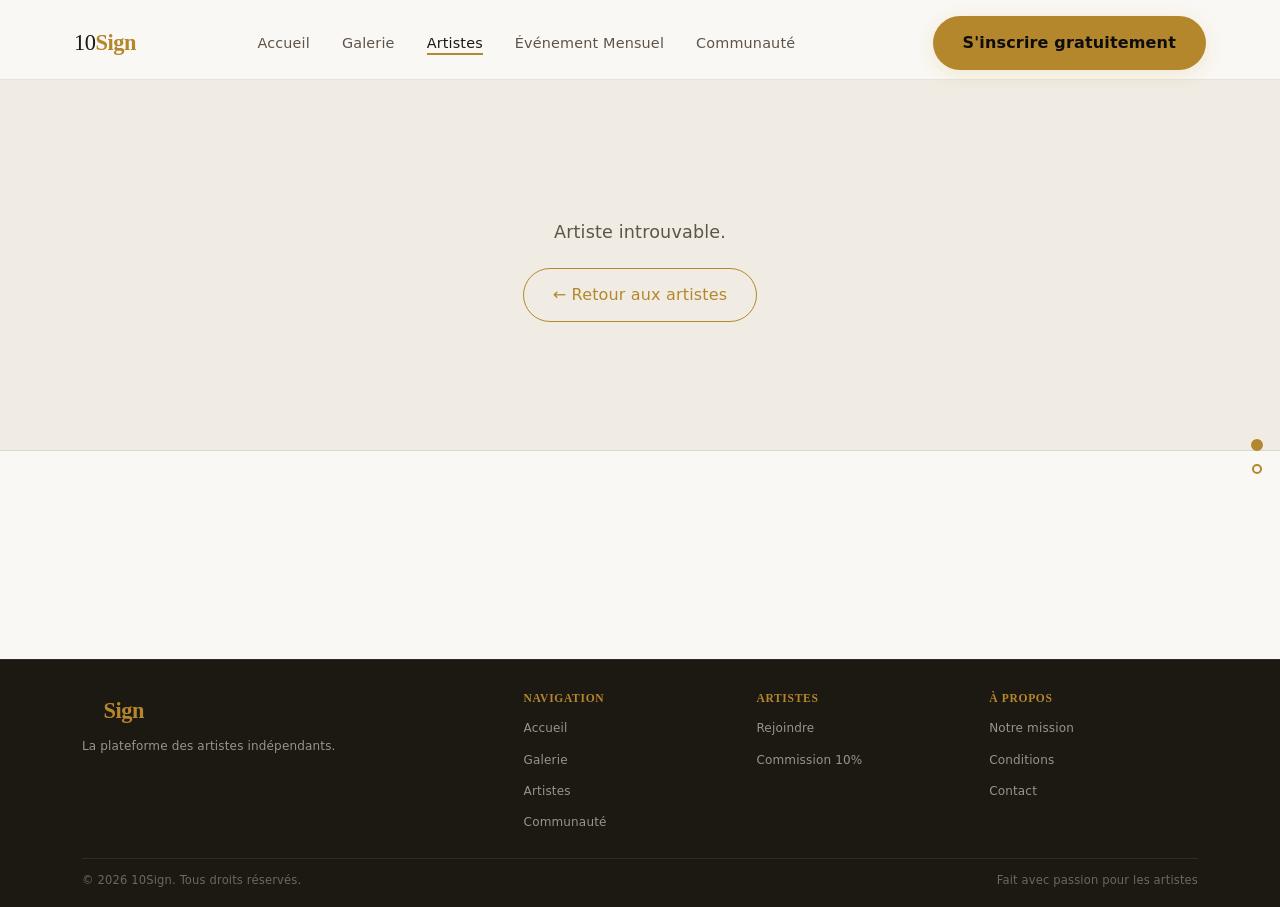
<file: artiste.html>
﻿<!DOCTYPE html>
<html lang="fr">
<head>
  <meta charset="UTF-8">
  <meta name="viewport" content="width=device-width, initial-scale=1.0">
  <title>Profil Artiste — 10Sign</title>
  <meta name="description" content="Profil artiste sur 10Sign">
  <link rel="stylesheet" href="css/style.css">
  <style>
    .artiste-hero {
      padding: 64px 0 48px;
      background: var(--bg2);
      border-bottom: 1px solid var(--border);
    }
    .artiste-hero__inner {
      display: flex;
      gap: 40px;
      align-items: flex-start;
      flex-wrap: wrap;
    }
    .artiste-hero__avatar-wrap {
      position: relative;
      flex-shrink: 0;
    }
    .artiste-hero__avatar-wrap svg {
      border-radius: 50%;
      border: 3px solid var(--gold);
    }
    .artiste-hero__medal {
      position: absolute;
      bottom: 4px;
      right: 4px;
      font-size: 1.4rem;
      filter: drop-shadow(0 1px 3px rgba(0,0,0,.3));
    }
    .artiste-hero__info { flex: 1; min-width: 240px; }
    .artiste-hero__name {
      font-family: Georgia, serif;
      font-size: 2rem;
      margin: 8px 0;
      color: var(--text);
    }
    .artiste-hero__city { color: var(--text-dim); font-size: .9rem; margin: 8px 0 16px; }
    .artiste-hero__bio  { margin-bottom: 24px; max-width: 540px; }
    .artiste-hero__actions { display: flex; gap: 12px; flex-wrap: wrap; }
    .artiste-oeuvres-grid {
      display: grid;
      grid-template-columns: repeat(3, 1fr);
      gap: 24px;
    }
    .oeuvre-card { padding: 20px; }
    .oeuvre-card__title {
      font-family: Georgia, serif;
      font-size: 1.05rem;
      margin: 12px 0 6px;
      color: var(--text);
    }
    .oeuvre-card__desc  { font-size: .85rem; color: var(--text-mid); margin-bottom: 12px; }
    .oeuvre-card__price { font-weight: 700; color: var(--gold); font-size: 1.1rem; margin-bottom: 12px; }
    .artiste-not-found { padding: 80px 0; text-align: center; }
    @media (max-width: 900px) { .artiste-oeuvres-grid { grid-template-columns: repeat(2, 1fr); } }
    @media (max-width: 540px) { .artiste-oeuvres-grid { grid-template-columns: 1fr; } }
    @media (max-width: 600px) {
      .artiste-hero__inner { flex-direction: column; align-items: center; text-align: center; }
      .artiste-hero__actions { justify-content: center; }
      .artiste-hero__bio { margin-left: auto; margin-right: auto; }
    }
  </style>
</head>
<body>

<nav class="navbar" id="navbar">
  <div class="navbar__inner">
    <a href="index.html" class="navbar__logo">10<strong>Sign</strong></a>
    <ul class="navbar__links" id="navLinks">
      <li><a href="index.html">Accueil</a></li>
      <li><a href="galerie.html">Galerie</a></li>
      <li><a href="artistes.html" class="active">Artistes</a></li>
      <li><a href="challenge.html">Événement Mensuel</a></li>
      <li><a href="communaute.html">Communauté</a></li>
    </ul>
    <a href="choisir.html" class="btn-primary navbar__cta">S'inscrire gratuitement</a>
    <button class="navbar__burger" id="burger" aria-label="Menu"><span></span><span></span><span></span></button>
  </div>
</nav>

<section class="artiste-hero" id="artiste-hero-section">
  <div class="container">
    <div id="artisteHeroContent">
      <p style="color:var(--text-dim)">Chargement…</p>
    </div>
  </div>
</section>

<section class="section" id="artiste-portfolio-section">
  <div class="container" id="portfolioContainer" style="display:none">
    <div class="section-header fade-in">
      <div class="section-tag">Portfolio</div>
      <h2 id="portfolioTitle">Œuvres</h2>
    </div>
    <div id="artisteOeuvresGrid" class="artiste-oeuvres-grid"></div>
  </div>
</section>

<footer class="footer">
  <div class="container">
    <div class="footer__grid">
      <div class="footer__brand">
        <a href="index.html" class="navbar__logo">10<strong>Sign</strong></a>
        <p>La plateforme des artistes indépendants.</p>
      </div>
      <div class="footer__col"><h4>Navigation</h4><ul>
        <li><a href="index.html">Accueil</a></li>
        <li><a href="galerie.html">Galerie</a></li>
        <li><a href="artistes.html">Artistes</a></li>
        <li><a href="communaute.html">Communauté</a></li>
      </ul></div>
      <div class="footer__col"><h4>Artistes</h4><ul>
        <li><a href="rejoindre.html">Rejoindre</a></li>
        <li><a href="#">Commission 10%</a></li>
      </ul></div>
      <div class="footer__col"><h4>À propos</h4><ul>
        <li><a href="#">Notre mission</a></li>
        <li><a href="#">Conditions</a></li>
        <li><a href="#">Contact</a></li>
      </ul></div>
    </div>
    <div class="footer__bottom">
      <span>© 2026 10Sign. Tous droits réservés.</span>
      <span>Fait avec passion pour les artistes</span>
    </div>
  </div>
</footer>

<nav class="nav-dots" aria-label="Navigation par section"></nav>
<script src="js/artistes.js"></script>
<script>
document.addEventListener('DOMContentLoaded', () => {
  const params  = new URLSearchParams(window.location.search);
  const slug    = params.get('slug') || '';
  const artiste = (typeof getArtiste === 'function') ? getArtiste(slug) : null;

  const heroEl       = document.getElementById('artisteHeroContent');
  const gridEl       = document.getElementById('artisteOeuvresGrid');
  const portfolioContainer = document.getElementById('portfolioContainer');
  const titleEl      = document.getElementById('portfolioTitle');

  if (!artiste) {
    heroEl.innerHTML = `
      <div class="artiste-not-found">
        <p style="font-size:1.1rem;color:var(--text-mid);margin-bottom:20px">Artiste introuvable.</p>
        <a href="artistes.html" class="btn-secondary">← Retour aux artistes</a>
      </div>`;
    return;
  }

  document.title = artiste.nom + ' — 10Sign';

  const medalHTML = artiste.gagnant
    ? '<span class="artiste-hero__medal" aria-label="Artiste primé">🏅</span>'
    : '';

  const shopifyBtn = artiste.shopify
    ? `<a href="${artiste.shopify}" target="_blank" rel="noopener" class="btn-secondary">Voir le portfolio ↗</a>`
    : `<a href="#artiste-portfolio-section" class="btn-secondary">Voir les œuvres</a>`;

  const instaBtn = artiste.instagram
    ? `<a href="${artiste.instagram}" target="_blank" rel="noopener" class="btn-secondary" style="font-size:.82rem">Instagram ↗</a>`
    : '';

  heroEl.innerHTML = `
    <div class="artiste-hero__inner">
      <div class="artiste-hero__avatar-wrap">
        <svg width="120" height="120" viewBox="0 0 120 120" xmlns="http://www.w3.org/2000/svg">
          <rect width="120" height="120" rx="60" fill="${artiste.couleur}" opacity=".15"/>
          <ellipse cx="60" cy="48" rx="22" ry="25" fill="${artiste.couleur}" opacity=".7"/>
          <path d="M14 120 Q14 80 60 80 Q106 80 106 120 Z" fill="${artiste.couleur}" opacity=".5"/>
        </svg>
        ${medalHTML}
      </div>
      <div class="artiste-hero__info">
        <span class="badge ${artiste.badgeClass}">${artiste.discipline}</span>
        <div class="artiste-hero__name">${artiste.nom}</div>
        <div class="artiste-hero__city">📍 ${artiste.ville}</div>
        <p class="artiste-hero__bio">${artiste.bioLong || artiste.bio}</p>
        <div class="artiste-hero__actions">
          ${artiste.email ? `<a href="mailto:${artiste.email}" class="btn-primary">Contacter le vendeur</a>` : ''}
          ${shopifyBtn}
          ${instaBtn}
        </div>
      </div>
    </div>`;

  // Portfolio section
  if (artiste.oeuvres && artiste.oeuvres.length > 0) {
    portfolioContainer.style.display = '';
    if (titleEl) titleEl.textContent = artiste.nom + ' — Œuvres';

    artiste.oeuvres.forEach(o => {
      const card = document.createElement('div');
      card.className = 'card oeuvre-card fade-in';
      const achatHref = artiste.email
        ? `mailto:${artiste.email}?subject=${encodeURIComponent(o.titre)}`
        : '#';
      card.innerHTML = `
        <span class="badge ${o.badgeClass}">${o.cat}</span>
        <div class="oeuvre-card__title">${o.titre}</div>
        <div class="oeuvre-card__desc">${o.desc}</div>
        <div class="oeuvre-card__price">${o.prix.toLocaleString('fr-FR')} €</div>
        <a href="${achatHref}" class="btn-secondary" style="font-size:.8rem;display:inline-flex">Acheter / Contacter</a>`;
      gridEl.appendChild(card);
    });

    const io = new IntersectionObserver(entries => {
      entries.forEach(e => {
        if (e.isIntersecting) { e.target.classList.add('visible'); io.unobserve(e.target); }
      });
    }, { threshold: 0.1 });
    gridEl.querySelectorAll('.fade-in').forEach(el => io.observe(el));
  }
});
</script>
<script src="js/nav-dots.js"></script>
<script src="js/main.js"></script>
</body>
</html>
</file>
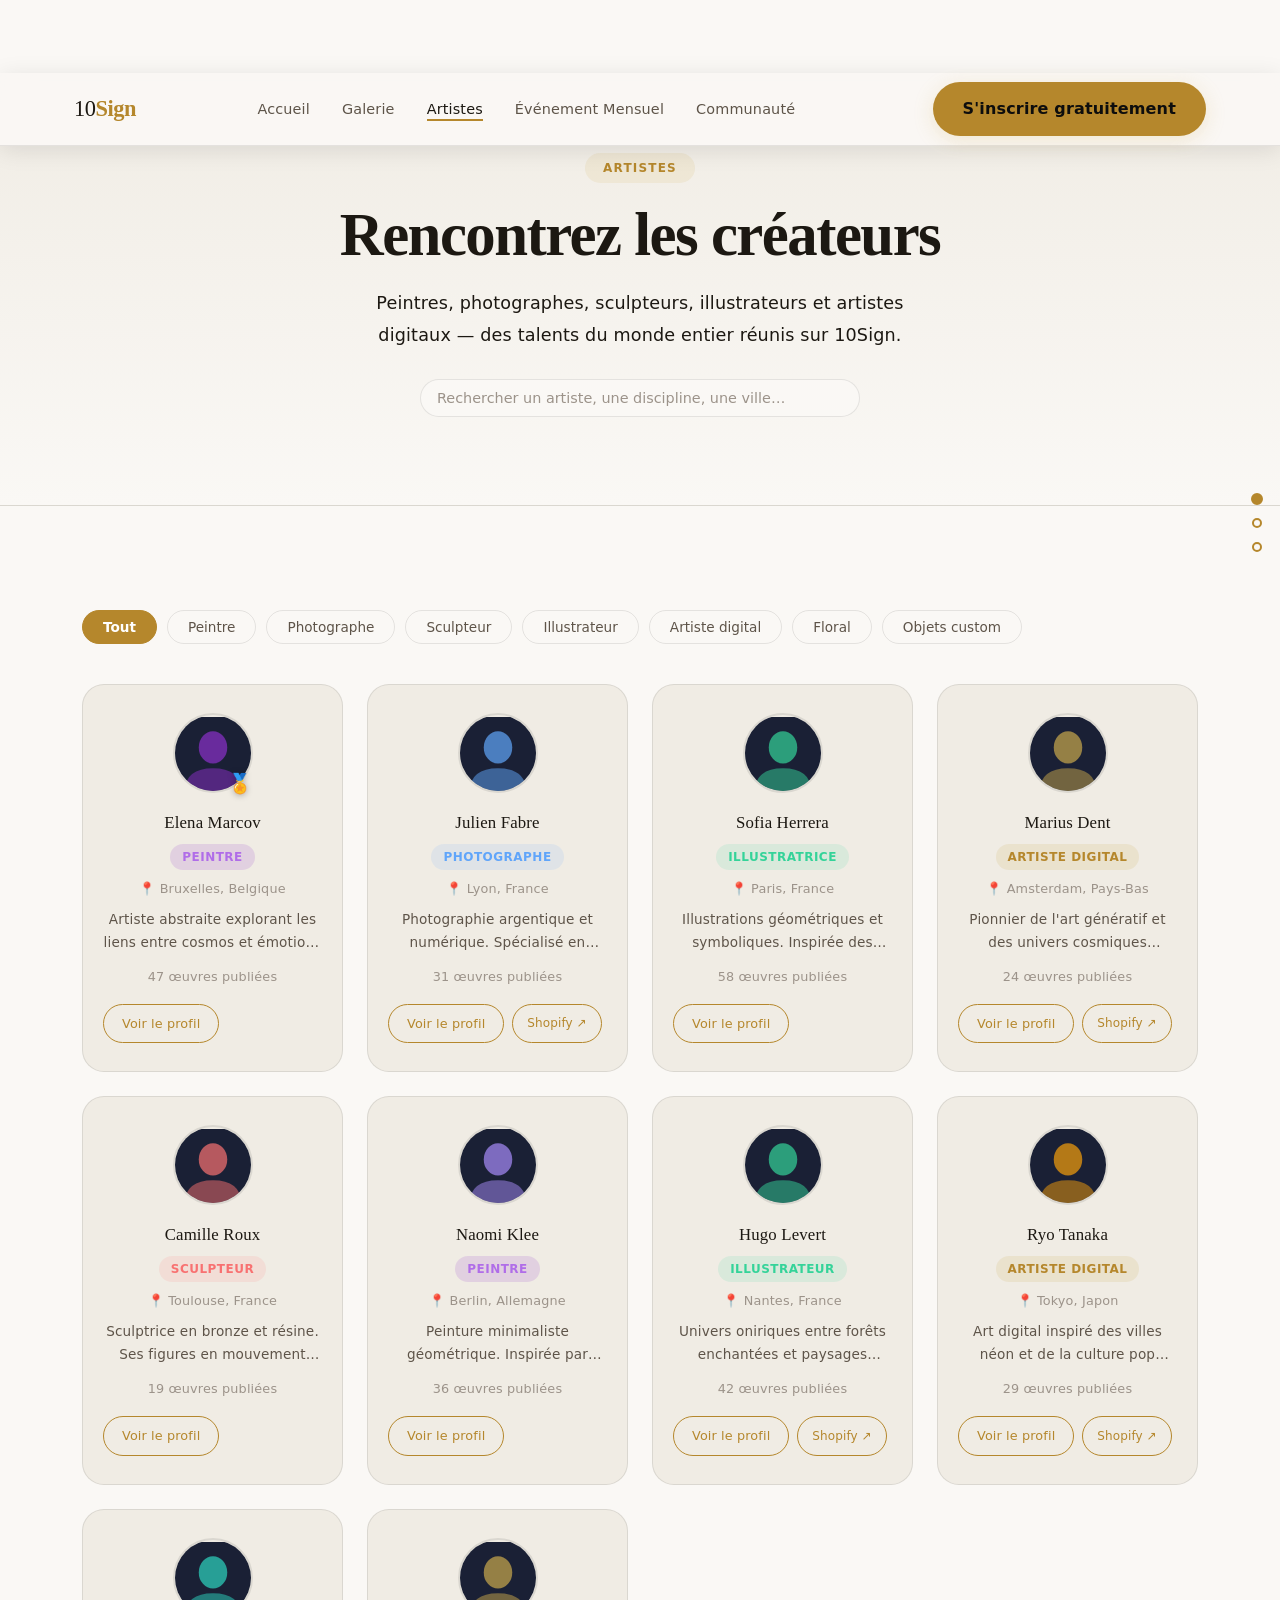
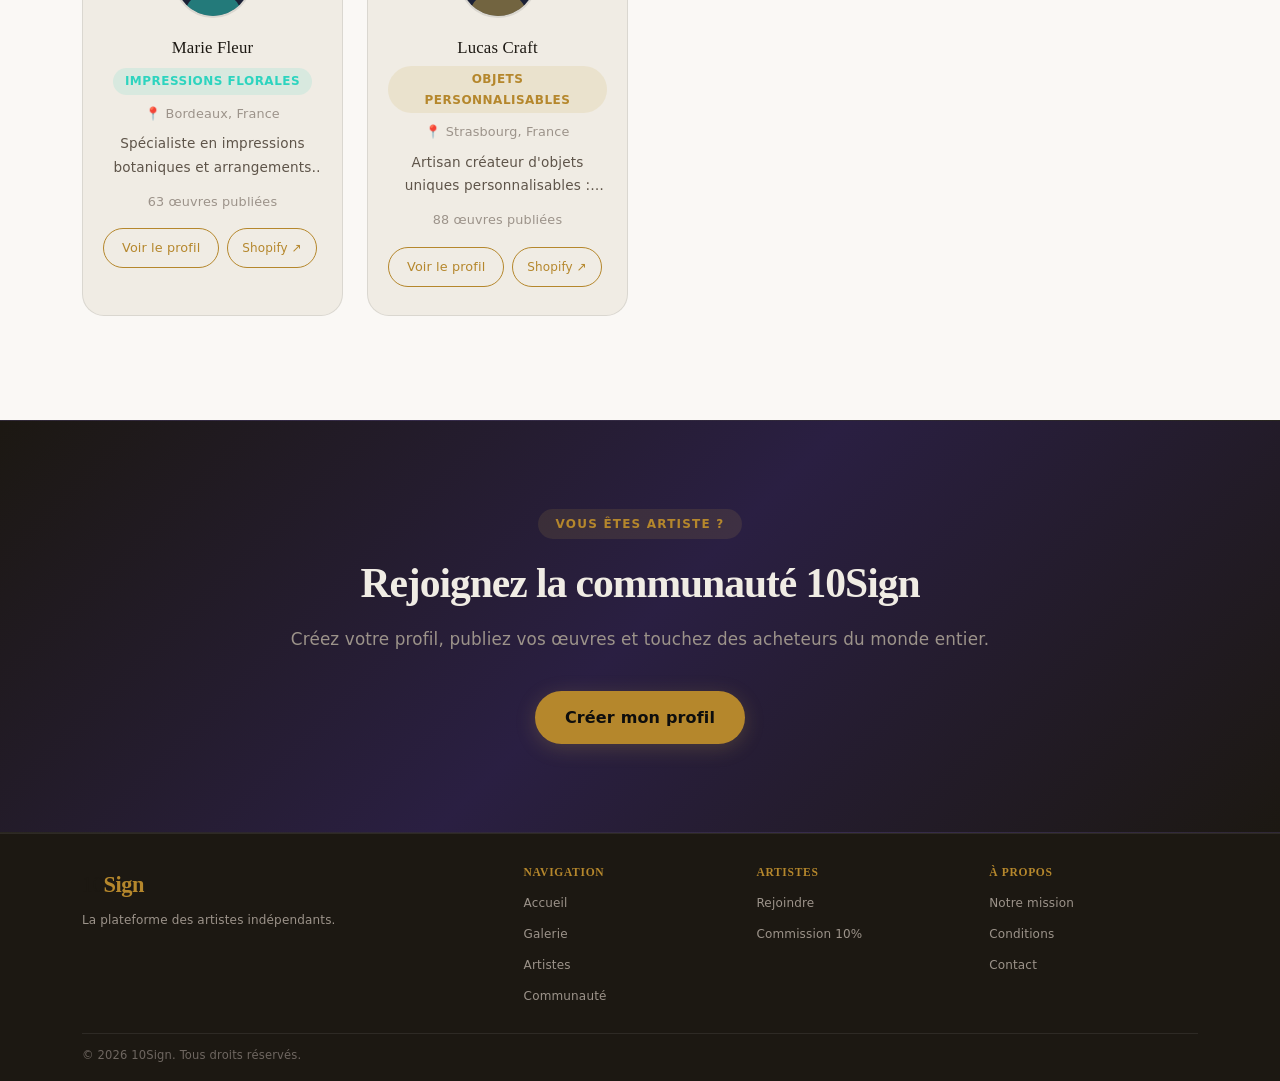
<file: artistes.html>
﻿<!DOCTYPE html>
<html lang="fr">
<head>
  <meta charset="UTF-8">
  <meta name="viewport" content="width=device-width, initial-scale=1.0">
  <meta name="robots" content="index, follow">
  <title>Artistes — 10Sign | Rencontrez les créateurs de la plateforme</title>
  <meta name="description" content="Découvrez les profils des artistes indépendants sur 10Sign : peintres, photographes, sculpteurs, illustrateurs et artistes digitaux.">
  <link rel="canonical" href="https://10sign.fr/artistes.html">
  <meta property="og:site_name" content="10Sign">
  <meta property="og:type" content="website">
  <meta property="og:title" content="Artistes — 10Sign">
  <meta property="og:description" content="Découvrez les profils des artistes indépendants sur 10Sign.">
  <meta property="og:image" content="https://10sign.fr/og-image.jpg">
  <link rel="stylesheet" href="css/style.css">
</head>
<body>

<nav class="navbar" id="navbar">
  <div class="navbar__inner">
    <a href="index.html" class="navbar__logo">10<strong>Sign</strong></a>
    <ul class="navbar__links" id="navLinks">
      <li><a href="index.html">Accueil</a></li>
      <li><a href="galerie.html">Galerie</a></li>
      <li><a href="artistes.html" class="active">Artistes</a></li>
      <li><a href="challenge.html">Événement Mensuel</a></li>
      <li><a href="communaute.html">Communauté</a></li>
    </ul>
    <a href="choisir.html" class="btn-primary navbar__cta">S'inscrire gratuitement</a>
    <button class="navbar__burger" id="burger" aria-label="Menu"><span></span><span></span><span></span></button>
  </div>
</nav>

<!-- PAGE HERO -->
<section class="page-hero" id="art-sec-hero">
  <div class="container">
    <div class="section-tag">Artistes</div>
    <h1>Rencontrez les créateurs</h1>
    <p>Peintres, photographes, sculpteurs, illustrateurs et artistes digitaux — des talents du monde entier réunis sur 10Sign.</p>
    <div class="search-bar fade-in" style="margin-top:28px;max-width:440px;width:100%;margin-left:auto;margin-right:auto;">
      <input type="search" class="search-bar__input" id="artistesSearch" placeholder="Rechercher un artiste, une discipline, une ville…" aria-label="Rechercher un artiste">
    </div>
  </div>
</section>

<!-- ARTISTES -->
<section class="section" id="art-sec-grid">
  <div class="container">
    <!-- Filtres -->
    <div class="filters fade-in" id="artistFilters">
      <button class="filter-btn active" data-filter="all">Tout</button>
      <button class="filter-btn" data-filter="peintre">Peintre</button>
      <button class="filter-btn" data-filter="photographe">Photographe</button>
      <button class="filter-btn" data-filter="sculpteur">Sculpteur</button>
      <button class="filter-btn" data-filter="illustrateur">Illustrateur</button>
      <button class="filter-btn" data-filter="digital">Artiste digital</button>
      <button class="filter-btn" data-filter="floral">Floral</button>
      <button class="filter-btn" data-filter="custom">Objets custom</button>
    </div>

    <!-- Grille artistes — les cartes sont générées dynamiquement depuis artistes.js -->
    <div class="grid grid--4" id="artistsGrid"></div><!-- /grid -->
  </div>
</section>

<!-- CTA -->
<section class="cta-band" id="art-sec-cta">
  <div class="container fade-in">
    <div class="section-tag" style="margin:0 auto 20px;">Vous êtes artiste ?</div>
    <h2>Rejoignez la communauté 10Sign</h2>
    <p>Créez votre profil, publiez vos œuvres et touchez des acheteurs du monde entier.</p>
    <div class="cta-band__btns">
      <a href="rejoindre.html" class="btn-primary">Créer mon profil</a>
    </div>
  </div>
</section>

<!-- FOOTER -->
<footer class="footer">
  <div class="container">
    <div class="footer__grid">
      <div class="footer__brand"><a href="index.html" class="navbar__logo">10<strong>Sign</strong></a><p>La plateforme des artistes indépendants.</p></div>
      <div class="footer__col"><h4>Navigation</h4><ul><li><a href="index.html">Accueil</a></li><li><a href="galerie.html">Galerie</a></li><li><a href="artistes.html">Artistes</a></li><li><a href="communaute.html">Communauté</a></li></ul></div>
      <div class="footer__col"><h4>Artistes</h4><ul><li><a href="rejoindre.html">Rejoindre</a></li><li><a href="#">Commission 10%</a></li></ul></div>
      <div class="footer__col"><h4>À propos</h4><ul><li><a href="#">Notre mission</a></li><li><a href="#">Conditions</a></li><li><a href="#">Contact</a></li></ul></div>
    </div>
    <div class="footer__bottom"><span>© 2026 10Sign. Tous droits réservés.</span></div>
  </div>
</footer>

<nav class="nav-dots" aria-label="Navigation par section"></nav>
<script src="js/artistes.js"></script>
<script>
/* ── Génère les cartes artistes depuis ARTISTES[] ── */
(function() {
  /* Correspondance discipline → data-category pour les filtres */
  const disciplineToFilter = {
    'Peintre':               'peintre',
    'Photographe':           'photographe',
    'Sculpteur':             'sculpteur',
    'Illustrateur':          'illustrateur',
    'Illustratrice':         'illustrateur',
    'Artiste digital':       'digital',
    'Impressions florales':  'floral',
    'Objets personnalisables':'custom'
  };

  const grid = document.getElementById('artistsGrid');
  if (!grid || typeof ARTISTES === 'undefined') return;

  ARTISTES.forEach(a => {
    const cat = disciplineToFilter[a.discipline] || 'autre';
    const hasShopify = a.shopify ? `<a href="${a.shopify}" target="_blank" rel="noopener" class="btn-secondary" style="font-size:.75rem;padding:6px 14px;">Shopify ↗</a>` : '';

    /* SVG avatar générique coloré par la couleur dominante de l'artiste */
    const svg = `<svg width="80" height="80" viewBox="0 0 80 80" xmlns="http://www.w3.org/2000/svg">
      <rect width="80" height="80" fill="#1a2035"/>
      <ellipse cx="40" cy="32" rx="15" ry="17" fill="${a.couleur}" opacity=".7"/>
      <path d="M10 80 Q10 54 40 54 Q70 54 70 80 Z" fill="${a.couleur}" opacity=".5"/>
    </svg>`;

    const card = document.createElement('div');
    card.className = 'card artist-card tilt-card grid-item fade-in';
    card.dataset.category = cat;
    card.innerHTML = `
      <div class="artist-card__avatar-wrap">
        <div class="artist-card__avatar">${svg}</div>
        ${a.gagnant ? '<span class="artist-card__medal">🏅</span>' : ''}
      </div>
      <div class="artist-card__name">${a.nom}</div>
      <span class="badge ${a.badgeClass} mb-8">${a.discipline}</span>
      <div class="artist-card__city">📍 ${a.ville}</div>
      <div class="artist-card__bio">${a.bio}</div>
      <div class="artist-card__meta">${a.nbOeuvres} œuvres publiées</div>
      <div style="display:flex;gap:8px;flex-wrap:wrap;margin-top:4px;">
        <a href="artiste.html?slug=${a.slug}" class="btn-secondary" style="font-size:.8rem;padding:8px 18px;">Voir le profil</a>
        ${hasShopify}
      </div>`;
    grid.appendChild(card);
  });

  /* ── Réinit les filtres (le HTML est maintenant dans le DOM) ── */
  const filterBtns = document.querySelectorAll('#artistFilters .filter-btn');
  const items      = grid.querySelectorAll('.grid-item');
  filterBtns.forEach(btn => {
    btn.addEventListener('click', () => {
      filterBtns.forEach(b => b.classList.remove('active'));
      btn.classList.add('active');
      const f = btn.dataset.filter;
      items.forEach(item => item.classList.toggle('hidden', f !== 'all' && item.dataset.category !== f));
    });
  });

  /* ── Réinit fade-in pour les nouvelles cartes ── */
  const io = new IntersectionObserver(entries => {
    entries.forEach(e => { if (e.isIntersecting) { e.target.classList.add('visible'); io.unobserve(e.target); } });
  }, { threshold: 0.1 });
  grid.querySelectorAll('.fade-in').forEach(el => io.observe(el));

  /* ── Barre de recherche ── */
  const artistesSearch = document.getElementById('artistesSearch');
  if (artistesSearch) {
    artistesSearch.addEventListener('input', () => {
      const q = artistesSearch.value.toLowerCase().trim();
      grid.querySelectorAll('.grid-item').forEach(card => {
        const text = [
          card.querySelector('.artist-card__name')?.textContent || '',
          card.querySelector('.badge')?.textContent || '',
          card.querySelector('.artist-card__city')?.textContent || '',
          card.querySelector('.artist-card__bio')?.textContent || ''
        ].join(' ').toLowerCase();
        card.classList.toggle('hidden', !!q && !text.includes(q));
      });
    });
  }

})();
</script>
<script src="js/nav-dots.js"></script>
<script src="js/main.js"></script>
</body>
</html>
</file>
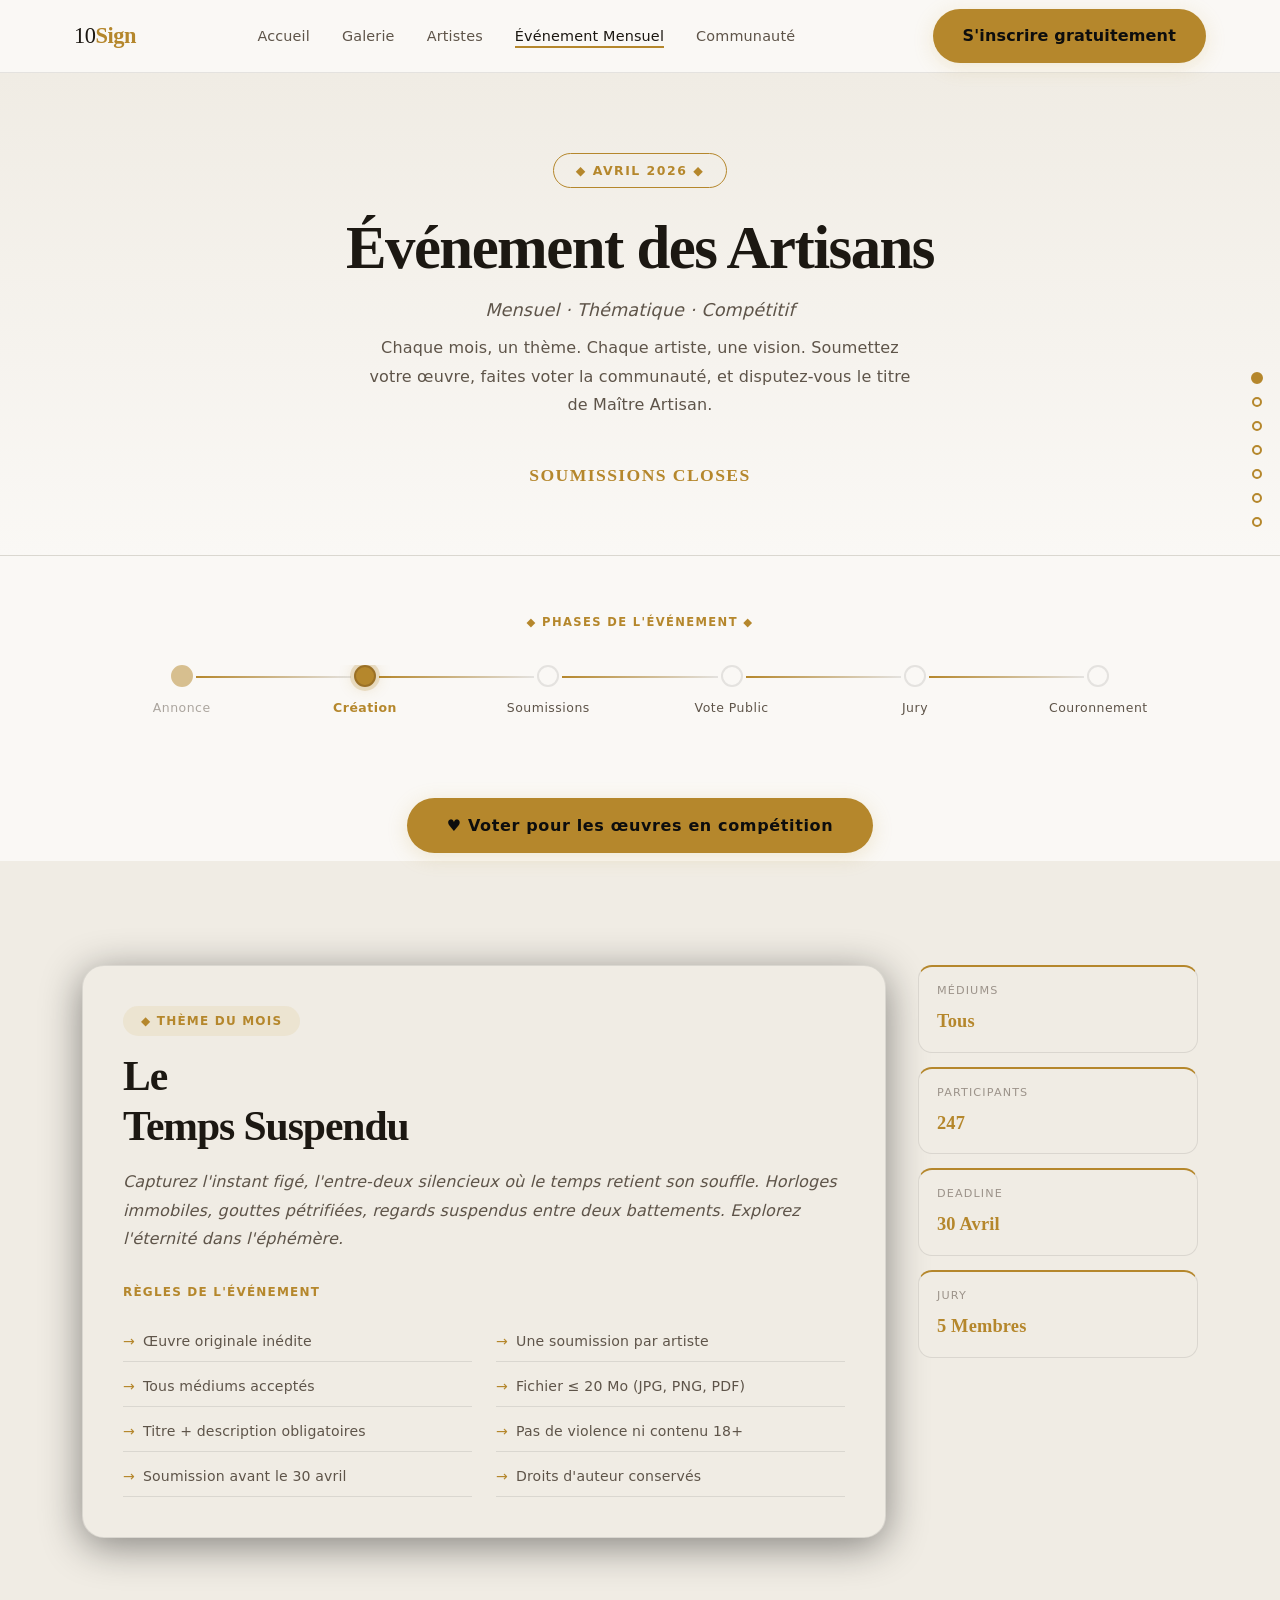
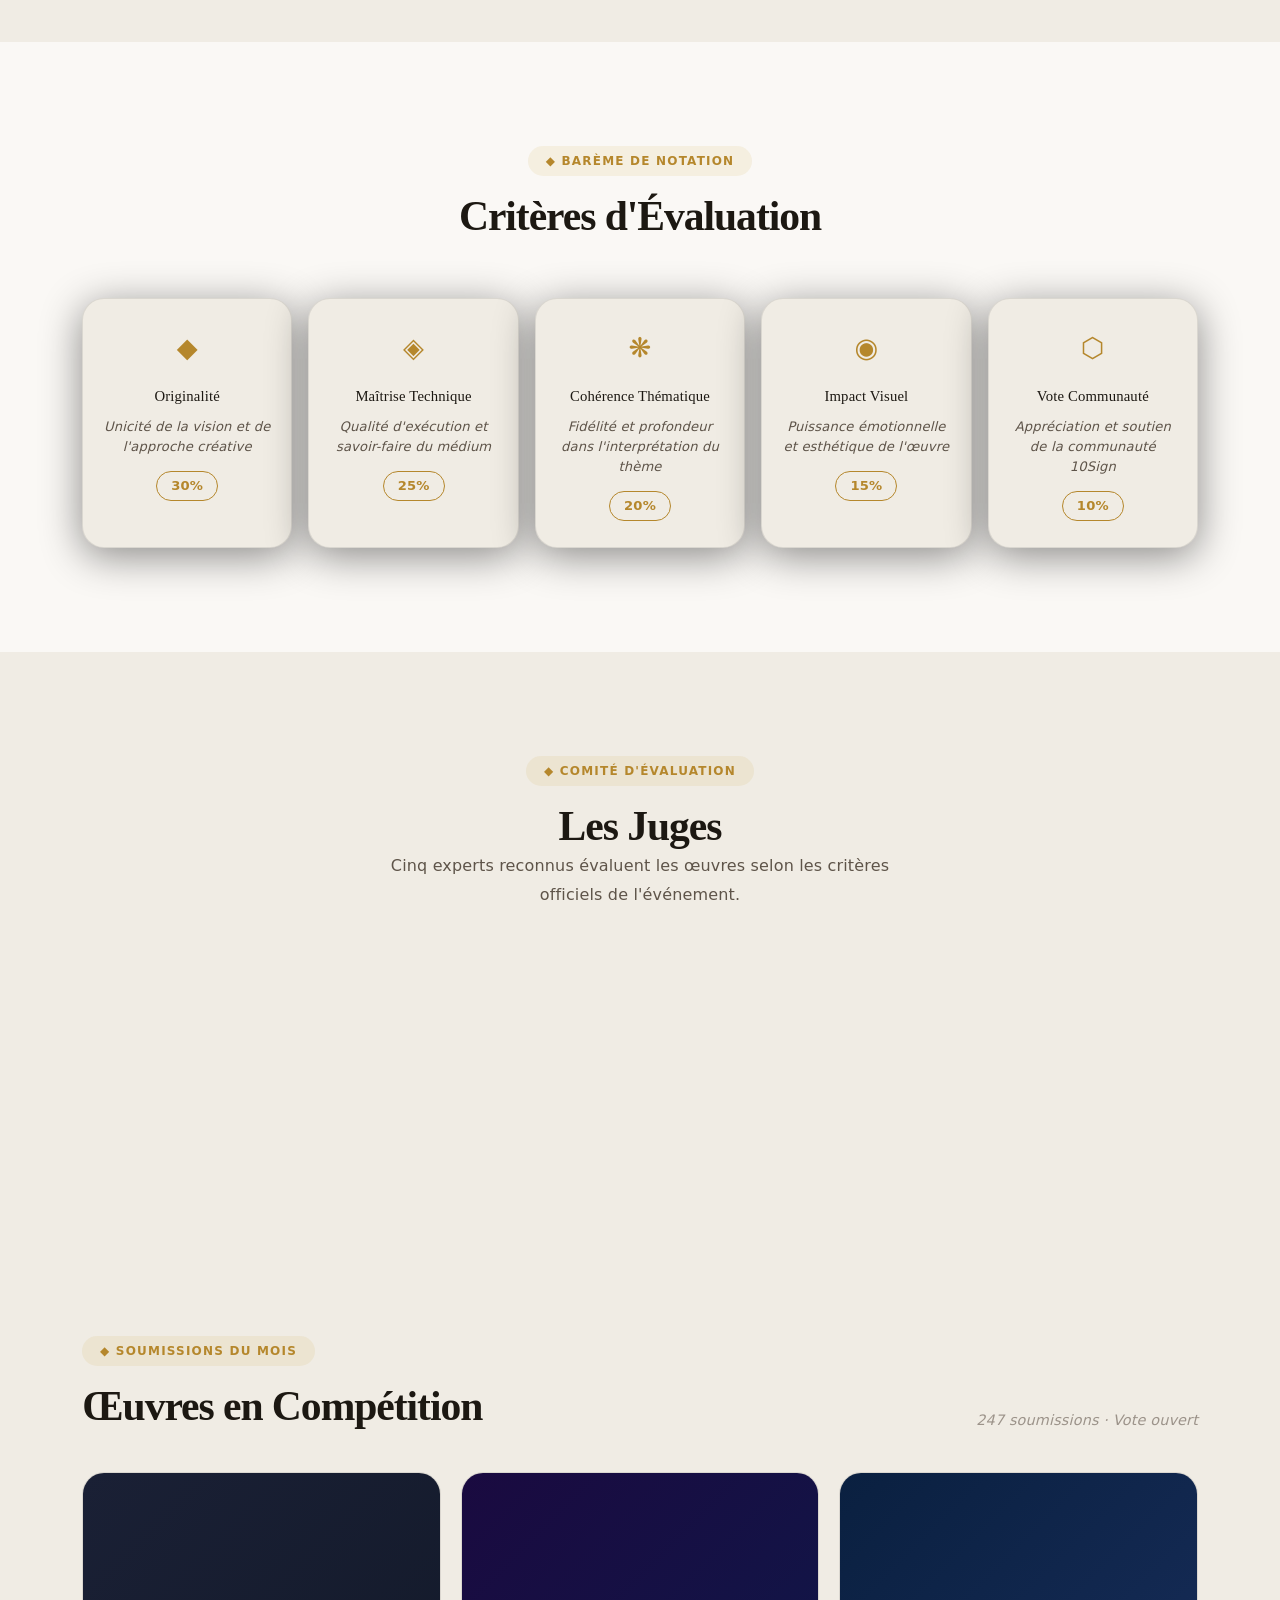
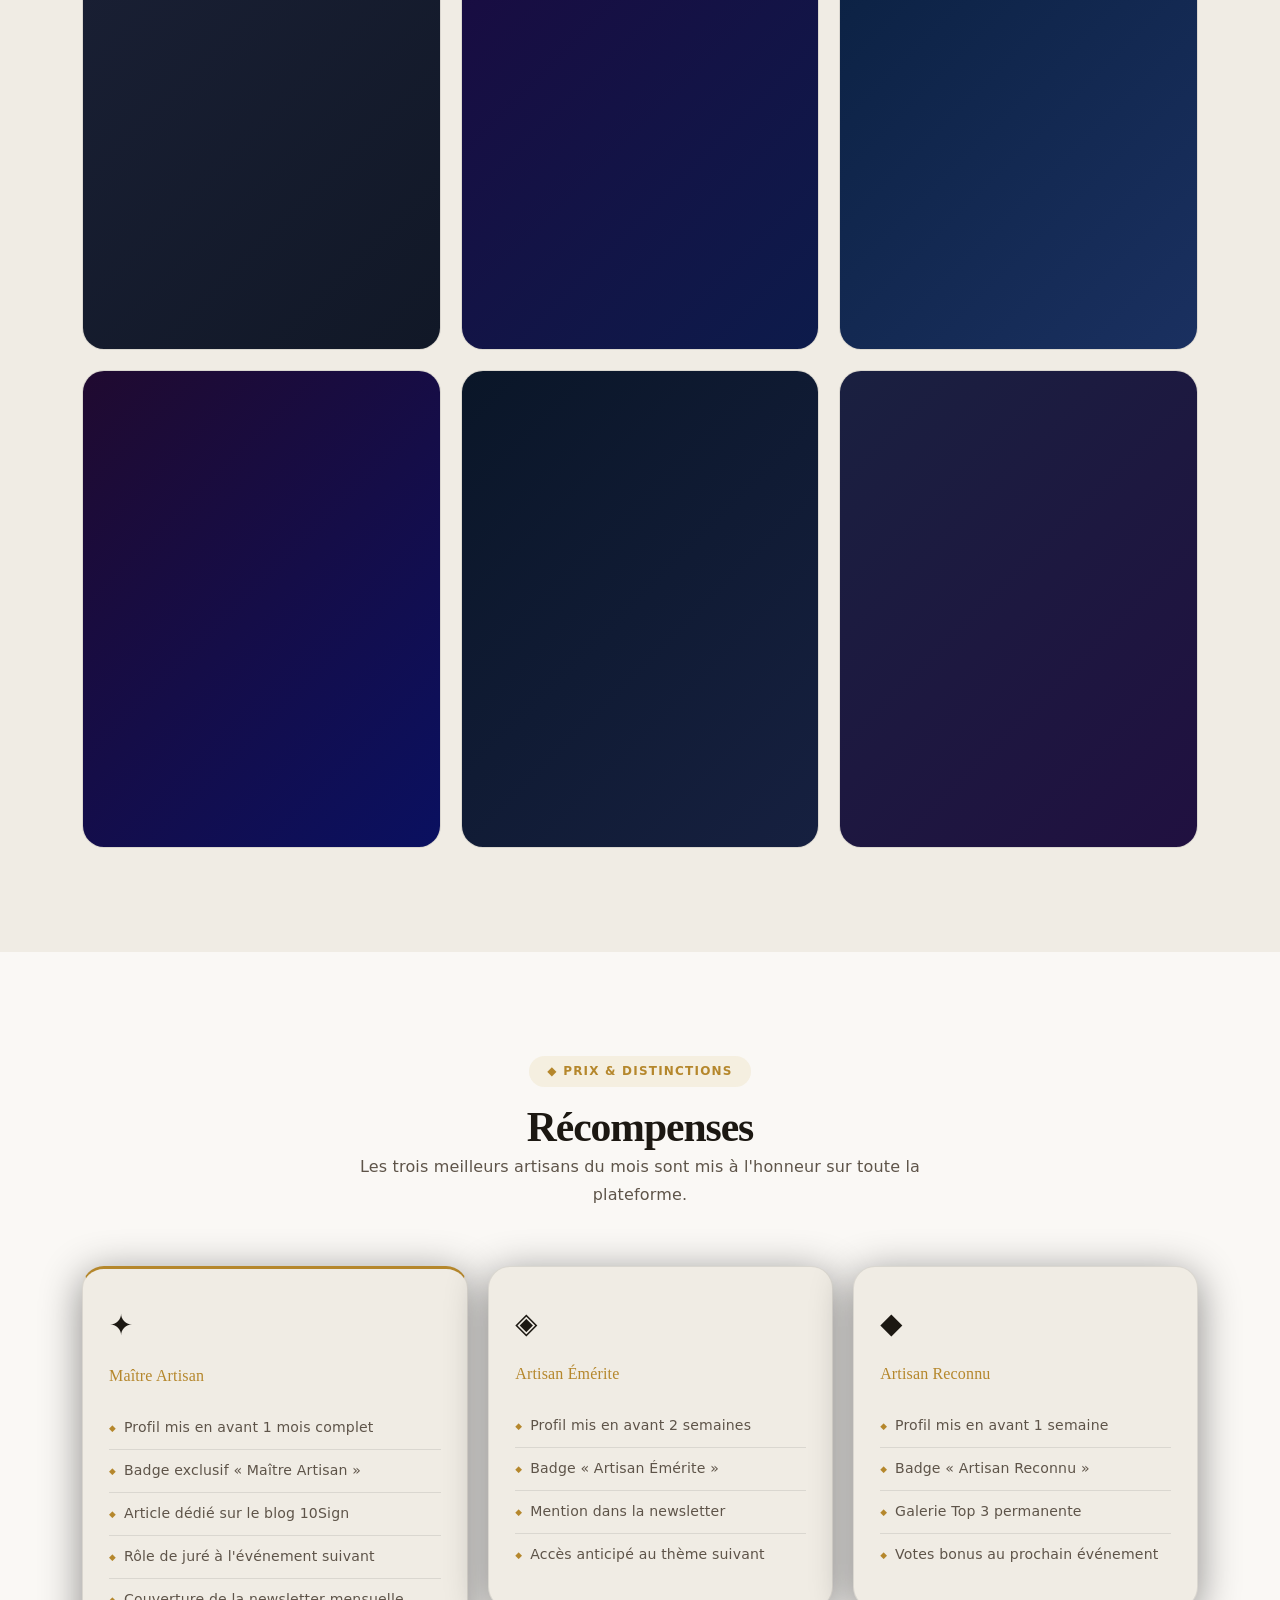
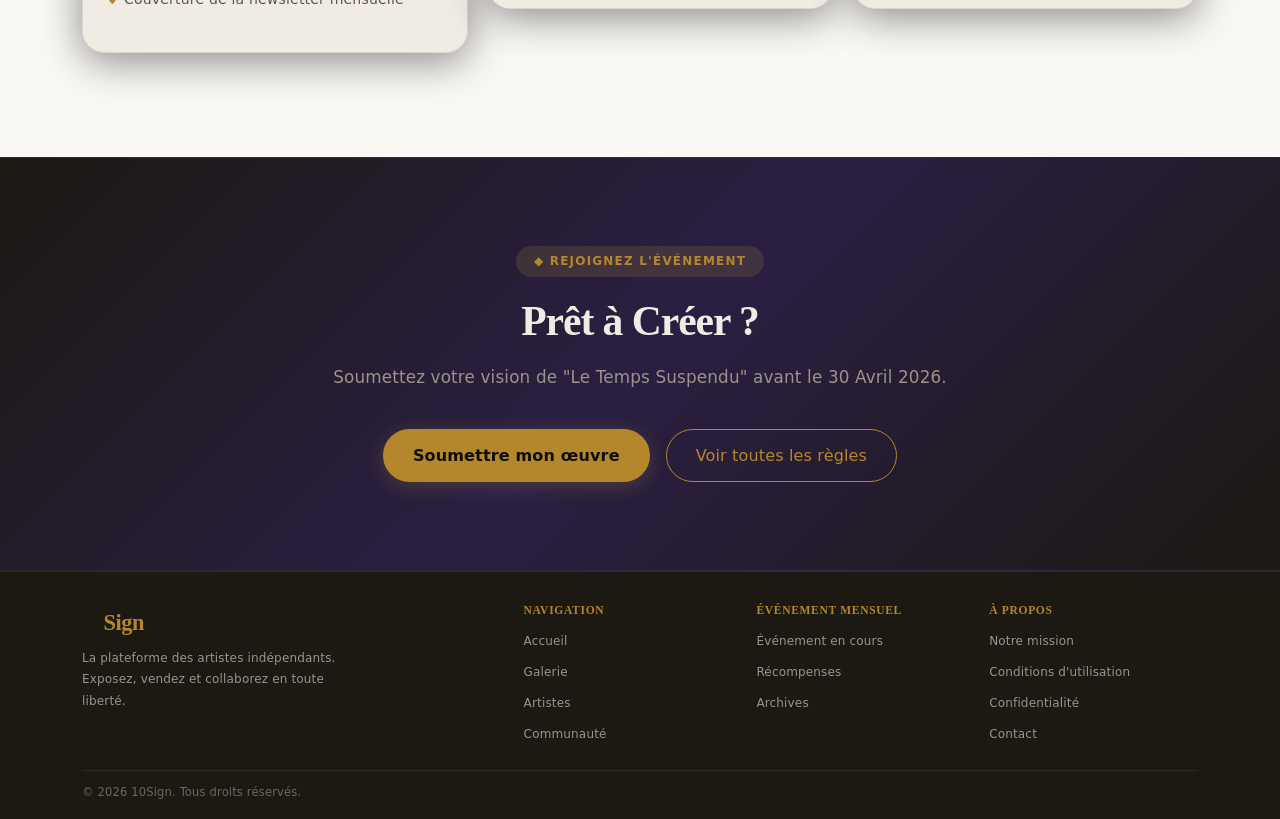
<file: challenge.html>
﻿<!DOCTYPE html>
<html lang="fr">
<head>
  <meta charset="UTF-8">
  <meta name="viewport" content="width=device-width, initial-scale=1.0">
  <title>Événement Mensuel — 10Sign</title>
  <meta name="description" content="Le événement mensuel 10Sign — Avril 2026 : Le Temps Suspendu. Soumettez votre œuvre et disputez-vous le titre de Maître Artisan.">
  <link rel="stylesheet" href="css/style.css">
  <style>
    html::-webkit-scrollbar          { width: 6px; display: block; }
    html::-webkit-scrollbar-track    { background: rgba(0,0,0,.07); }
    html::-webkit-scrollbar-thumb    { background: rgba(201,168,76,.55); border-radius: 3px; }
    html::-webkit-scrollbar-thumb:hover { background: rgba(201,168,76,.85); }
    html { scrollbar-width: thin; scrollbar-color: rgba(201,168,76,.55) rgba(0,0,0,.07); }

    /* ── Challenge hero ─────────────────────────────────── */
    .ch-hero {
      padding: 80px 0 64px;
      background: linear-gradient(180deg, var(--bg2) 0%, var(--bg) 100%);
      text-align: center;
      border-bottom: 1px solid var(--border);
    }
    .ch-badge {
      display: inline-block;
      padding: 6px 22px;
      border: 1.5px solid var(--gold);
      border-radius: 50px;
      font-size: .78rem;
      font-weight: 700;
      letter-spacing: .12em;
      text-transform: uppercase;
      color: var(--gold);
      margin-bottom: 24px;
      animation: badge-pulse 2s ease-in-out infinite;
    }
    @keyframes badge-pulse {
      0%,100% { box-shadow: 0 0 0 0 rgba(181,135,44,0); }
      50%      { box-shadow: 0 0 18px 4px rgba(181,135,44,.2); }
    }
    .ch-hero h1 { margin-bottom: 10px; }
    .ch-hero__sub {
      font-style: italic;
      color: var(--text-mid);
      font-size: 1.1rem;
      margin-bottom: 8px;
    }
    .ch-hero__desc { max-width: 560px; margin: 0 auto 40px; }

    /* ── Countdown ──────────────────────────────────────── */
    .ch-countdown {
      display: flex;
      gap: 14px;
      justify-content: center;
      flex-wrap: wrap;
    }
    .ch-cd-block {
      background: var(--bg2);
      border: 1px solid var(--border);
      border-top: 2px solid var(--gold);
      border-radius: var(--radius);
      padding: 18px 16px;
      min-width: 82px;
      text-align: center;
    }
    .ch-cd-num {
      font-family: Georgia, serif;
      font-size: 2.2rem;
      font-weight: 700;
      color: var(--gold);
      line-height: 1;
      display: block;
    }
    .ch-cd-label {
      font-size: .68rem;
      letter-spacing: .1em;
      text-transform: uppercase;
      color: var(--text-dim);
      margin-top: 6px;
      display: block;
    }

    /* ── Timeline ───────────────────────────────────────── */
    .ch-timeline { padding: 56px 0 40px; }
    .ch-timeline__title {
      text-align: center;
      font-size: .72rem;
      font-weight: 700;
      letter-spacing: .12em;
      text-transform: uppercase;
      color: var(--gold);
      margin-bottom: 32px;
    }
    .ch-timeline__track {
      display: flex;
      align-items: center;
      justify-content: center;
      overflow-x: auto;
      padding: 0 8px;
    }
    .ch-phase {
      display: flex;
      flex-direction: column;
      align-items: center;
      gap: 10px;
      flex: 1;
      min-width: 96px;
      position: relative;
    }
    .ch-phase:not(:last-child)::after {
      content: '';
      position: absolute;
      top: 11px;
      left: calc(50% + 14px);
      right: calc(-50% + 14px);
      height: 2px;
      background: linear-gradient(90deg, var(--gold), var(--border));
      z-index: 0;
    }
    .ch-dot {
      width: 22px; height: 22px;
      border-radius: 50%;
      border: 2px solid var(--border);
      background: var(--bg);
      position: relative;
      z-index: 1;
    }
    .ch-phase--past  .ch-dot { background: var(--gold); border-color: var(--gold); opacity: .5; }
    .ch-phase--active .ch-dot {
      background: var(--gold);
      border-color: var(--gold-d);
      box-shadow: 0 0 0 4px rgba(181,135,44,.2), 0 0 16px rgba(181,135,44,.3);
      animation: dot-pulse 2s ease-in-out infinite;
    }
    @keyframes dot-pulse {
      0%,100% { box-shadow: 0 0 0 4px rgba(181,135,44,.2), 0 0 12px rgba(181,135,44,.25); }
      50%      { box-shadow: 0 0 0 8px rgba(181,135,44,.1), 0 0 24px rgba(181,135,44,.4); }
    }
    .ch-phase__name { font-size: .78rem; letter-spacing: .04em; text-align: center; color: var(--text-mid); }
    .ch-phase--past   .ch-phase__name { opacity: .5; }
    .ch-phase--active .ch-phase__name { color: var(--gold); font-weight: 700; }

    @media (max-width: 640px) {
      .ch-timeline__track { flex-direction: column; align-items: flex-start; gap: 0; padding: 0 16px; }
      .ch-phase { flex-direction: row; gap: 14px; min-width: unset; width: 100%; padding: 8px 0; }
      .ch-phase:not(:last-child)::after {
        top: calc(50% + 11px); left: 11px; right: unset;
        width: 2px; height: 100%;
        background: linear-gradient(180deg, var(--gold), var(--border));
      }
    }
    @media (max-width: 480px) {
      .ch-hero       { padding: 48px 0 36px; }
      .ch-cd-block   { min-width: 66px; padding: 12px 8px; }
      .ch-cd-num     { font-size: 1.7rem; }
      .ch-countdown  { gap: 8px; }
    }

    /* ── Theme section ──────────────────────────────────── */
    .ch-theme-grid {
      display: grid;
      grid-template-columns: 1fr 280px;
      gap: 32px;
      align-items: start;
    }
    @media (max-width: 900px) { .ch-theme-grid { grid-template-columns: 1fr; } }

    .ch-rules {
      display: grid;
      grid-template-columns: 1fr 1fr;
      gap: 6px 24px;
      margin-top: 20px;
    }
    .ch-rule {
      display: flex;
      gap: 8px;
      font-size: .88rem;
      color: var(--text-mid);
      padding: 7px 0;
      border-bottom: 1px solid var(--border);
    }
    .ch-rule::before { content: '→'; color: var(--gold); flex-shrink: 0; }
    @media (max-width: 540px) { .ch-rules { grid-template-columns: 1fr; } }

    .ch-sidebar { display: flex; flex-direction: column; gap: 14px; }
    @media (max-width: 900px) { .ch-sidebar { flex-direction: row; flex-wrap: wrap; } }

    .ch-info {
      background: var(--bg2);
      border: 1px solid var(--border);
      border-top: 2px solid var(--gold);
      border-radius: var(--radius);
      padding: 14px 18px;
      flex: 1;
      min-width: 120px;
    }
    .ch-info__label { font-size: .7rem; letter-spacing: .1em; text-transform: uppercase; color: var(--text-dim); margin-bottom: 4px; }
    .ch-info__value { font-family: Georgia, serif; font-size: 1.15rem; font-weight: 700; color: var(--gold); }

    /* ── Criteria ───────────────────────────────────────── */
    .ch-criteria-grid {
      display: grid;
      grid-template-columns: repeat(5, 1fr);
      gap: 16px;
    }
    @media (max-width: 1024px) { .ch-criteria-grid { grid-template-columns: repeat(3, 1fr); } }
    @media (max-width: 580px)  { .ch-criteria-grid { grid-template-columns: repeat(2, 1fr); } }
    @media (max-width: 380px)  { .ch-criteria-grid { grid-template-columns: 1fr; } }

    .ch-crit-card { padding: 26px 18px; text-align: center; }
    .ch-crit-icon { font-size: 1.7rem; color: var(--gold); display: block; margin-bottom: 12px; }
    .ch-crit-name { font-family: Georgia, serif; font-size: .92rem; color: var(--text); margin-bottom: 8px; }
    .ch-crit-desc { font-style: italic; font-size: .82rem; color: var(--text-mid); margin-bottom: 14px; line-height: 1.5; }
    .ch-crit-pct  {
      display: inline-block;
      padding: 3px 14px;
      border: 1.5px solid var(--gold);
      border-radius: 50px;
      font-size: .82rem;
      font-weight: 700;
      color: var(--gold);
    }

    /* ── Gallery ────────────────────────────────────────── */
    .ch-gal-grid {
      display: grid;
      grid-template-columns: repeat(3, 1fr);
      gap: 20px;
    }
    @media (max-width: 768px) { .ch-gal-grid { grid-template-columns: repeat(2, 1fr); } }
    @media (max-width: 480px) { .ch-gal-grid { grid-template-columns: 1fr; } }

    .ch-gal-card {
      aspect-ratio: 3/4;
      position: relative;
      overflow: hidden;
      border-radius: var(--radius-lg);
      border: 1px solid var(--border);
      cursor: pointer;
      transition: transform var(--trans), box-shadow var(--trans), border-color var(--trans);
    }
    .ch-gal-card:hover { transform: translateY(-4px); box-shadow: var(--shadow-lg); border-color: rgba(181,135,44,.3); }
    .ch-gal-thumb { width: 100%; height: 100%; display: block; }
    .ch-gal-overlay {
      position: absolute;
      inset: 0;
      background: rgba(28,24,18,.82);
      display: flex;
      flex-direction: column;
      align-items: center;
      justify-content: center;
      gap: 10px;
      opacity: 0;
      transition: opacity var(--trans);
      padding: 20px;
      text-align: center;
    }
    .ch-gal-card:hover .ch-gal-overlay { opacity: 1; }
    .ch-gal-artist { font-size: .7rem; letter-spacing: .1em; text-transform: uppercase; color: var(--gold); }
    .ch-gal-title  { font-family: Georgia, serif; font-size: 1rem; color: #f0ece4; }
    .ch-gal-vote {
      margin-top: 6px;
      padding: 8px 22px;
      border: 1.5px solid var(--gold);
      color: var(--gold);
      border-radius: 50px;
      font-size: .78rem;
      font-weight: 700;
      transition: background var(--trans), color var(--trans);
    }
    .ch-gal-vote:hover { background: var(--gold); color: #0d0d0d; }
    .ch-gal-vote:focus-visible { outline: 2px solid var(--gold); outline-offset: 3px; }

    @media (hover: none) {
      .ch-gal-overlay { opacity: 1; background: rgba(28,24,18,.6); }
    }

    /* ── Rewards ────────────────────────────────────────── */
    .ch-rewards-grid {
      display: grid;
      grid-template-columns: 1.12fr 1fr 1fr;
      gap: 20px;
      align-items: start;
    }
    @media (max-width: 768px) { .ch-rewards-grid { grid-template-columns: 1fr; } }

    .ch-reward { padding: 32px 26px; }
    .ch-reward--gold { border-top: 3px solid var(--gold) !important; }
    .ch-reward__rank  { font-size: 1.8rem; display: block; margin-bottom: 12px; }
    .ch-reward__title { font-family: Georgia, serif; font-size: 1rem; color: var(--gold); margin-bottom: 18px; display: block; }
    .ch-reward__list  { display: flex; flex-direction: column; gap: 0; }
    .ch-reward__item  {
      display: flex;
      gap: 8px;
      font-size: .88rem;
      color: var(--text-mid);
      padding: 9px 0;
      border-bottom: 1px solid var(--border);
    }
    .ch-reward__item:last-child { border-bottom: none; }
    .ch-reward__item::before { content: '◆'; color: var(--gold); font-size: .55rem; flex-shrink: 0; margin-top: 5px; }

    /* ── Gallery header util ─────────────────────────────── */
    .ch-section-head {
      display: flex;
      justify-content: space-between;
      align-items: flex-end;
      flex-wrap: wrap;
      gap: 16px;
      margin-bottom: 40px;
    }
    .ch-count { font-style: italic; color: var(--text-dim); font-size: .9rem; }
  </style>
</head>
<body>

<!-- ===== NAVBAR ===== -->
<nav class="navbar" id="navbar">
  <div class="navbar__inner">
    <a href="index.html" class="navbar__logo">10<strong>Sign</strong></a>
    <ul class="navbar__links" id="navLinks">
      <li><a href="index.html">Accueil</a></li>
      <li><a href="galerie.html">Galerie</a></li>
      <li><a href="artistes.html">Artistes</a></li>
      <li><a href="challenge.html" class="active">Événement Mensuel</a></li>
      <li><a href="communaute.html">Communauté</a></li>
    </ul>
    <a href="choisir.html" class="btn-primary navbar__cta">S'inscrire gratuitement</a>
    <button class="navbar__burger" id="burger" aria-label="Menu">
      <span></span><span></span><span></span>
    </button>
  </div>
</nav>

<!-- ===== HERO ===== -->
<section class="ch-hero" id="ch-sec-hero">
  <div class="container">
    <div class="ch-badge">◆ Avril 2026 ◆</div>
    <h1>Événement des Artisans</h1>
    <p class="ch-hero__sub">Mensuel · Thématique · Compétitif</p>
    <p class="ch-hero__desc">Chaque mois, un thème. Chaque artiste, une vision. Soumettez votre œuvre, faites voter la communauté, et disputez-vous le titre de Maître Artisan.</p>
    <div class="ch-countdown">
      <div class="ch-cd-block">
        <span class="ch-cd-num" id="cdDays">--</span>
        <span class="ch-cd-label">Jours</span>
      </div>
      <div class="ch-cd-block">
        <span class="ch-cd-num" id="cdHours">--</span>
        <span class="ch-cd-label">Heures</span>
      </div>
      <div class="ch-cd-block">
        <span class="ch-cd-num" id="cdMinutes">--</span>
        <span class="ch-cd-label">Minutes</span>
      </div>
      <div class="ch-cd-block">
        <span class="ch-cd-num" id="cdSeconds">--</span>
        <span class="ch-cd-label">Secondes</span>
      </div>
    </div>
  </div>
</section>

<!-- ===== TIMELINE ===== -->
<div class="ch-timeline" id="ch-sec-timeline">
  <div class="container">
    <p class="ch-timeline__title">◆ Phases de l'événement ◆</p>
    <div class="ch-timeline__track" role="list">
      <div class="ch-phase ch-phase--past" role="listitem">
        <div class="ch-dot"></div>
        <span class="ch-phase__name">Annonce</span>
      </div>
      <div class="ch-phase ch-phase--active" role="listitem">
        <div class="ch-dot"></div>
        <span class="ch-phase__name">Création</span>
      </div>
      <div class="ch-phase" role="listitem">
        <div class="ch-dot"></div>
        <span class="ch-phase__name">Soumissions</span>
      </div>
      <div class="ch-phase" role="listitem">
        <div class="ch-dot"></div>
        <span class="ch-phase__name">Vote Public</span>
      </div>
      <div class="ch-phase" role="listitem">
        <div class="ch-dot"></div>
        <span class="ch-phase__name">Jury</span>
      </div>
      <div class="ch-phase" role="listitem">
        <div class="ch-dot"></div>
        <span class="ch-phase__name">Couronnement</span>
      </div>
    </div>
  </div>
</div>

<!-- ===== BOUTON VOTER ===== -->
<div style="text-align:center;padding:40px 0 8px;background:var(--bg);">
  <a href="#ch-sec-galerie" class="btn-primary" style="font-size:1rem;padding:14px 40px;letter-spacing:.04em;">♥ Voter pour les œuvres en compétition</a>
</div>

<!-- ===== THÈME ===== -->
<section class="section section--dark" id="ch-sec-theme">
  <div class="container">
    <div class="ch-theme-grid">
      <div class="card" style="padding:40px;">
        <div class="section-tag" style="margin-bottom:16px;">◆ Thème du mois</div>
        <h2 style="margin-bottom:16px;">Le Temps<br>Suspendu</h2>
        <p style="font-style:italic;">Capturez l'instant figé, l'entre-deux silencieux où le temps retient son souffle. Horloges immobiles, gouttes pétrifiées, regards suspendus entre deux battements. Explorez l'éternité dans l'éphémère.</p>
        <p style="margin-top:28px;font-size:.75rem;font-weight:700;letter-spacing:.1em;text-transform:uppercase;color:var(--gold);">Règles de l'événement</p>
        <ul class="ch-rules">
          <li class="ch-rule">Œuvre originale inédite</li>
          <li class="ch-rule">Une soumission par artiste</li>
          <li class="ch-rule">Tous médiums acceptés</li>
          <li class="ch-rule">Fichier ≤ 20 Mo (JPG, PNG, PDF)</li>
          <li class="ch-rule">Titre + description obligatoires</li>
          <li class="ch-rule">Pas de violence ni contenu 18+</li>
          <li class="ch-rule">Soumission avant le 30 avril</li>
          <li class="ch-rule">Droits d'auteur conservés</li>
        </ul>
      </div>
      <div class="ch-sidebar">
        <div class="ch-info">
          <p class="ch-info__label">Médiums</p>
          <p class="ch-info__value">Tous</p>
        </div>
        <div class="ch-info">
          <p class="ch-info__label">Participants</p>
          <p class="ch-info__value">247</p>
        </div>
        <div class="ch-info">
          <p class="ch-info__label">Deadline</p>
          <p class="ch-info__value">30 Avril</p>
        </div>
        <div class="ch-info">
          <p class="ch-info__label">Jury</p>
          <p class="ch-info__value">5 Membres</p>
        </div>
      </div>
    </div>
  </div>
</section>

<!-- ===== CRITÈRES ===== -->
<section class="section" id="ch-sec-criteres">
  <div class="container">
    <div class="section-header text-center fade-in">
      <div class="section-tag">◆ Barème de notation</div>
      <h2>Critères d'Évaluation</h2>
    </div>
    <div class="ch-criteria-grid">
      <div class="card ch-crit-card fade-in">
        <span class="ch-crit-icon">◆</span>
        <p class="ch-crit-name">Originalité</p>
        <p class="ch-crit-desc">Unicité de la vision et de l'approche créative</p>
        <span class="ch-crit-pct">30%</span>
      </div>
      <div class="card ch-crit-card fade-in">
        <span class="ch-crit-icon">◈</span>
        <p class="ch-crit-name">Maîtrise Technique</p>
        <p class="ch-crit-desc">Qualité d'exécution et savoir-faire du médium</p>
        <span class="ch-crit-pct">25%</span>
      </div>
      <div class="card ch-crit-card fade-in">
        <span class="ch-crit-icon">❋</span>
        <p class="ch-crit-name">Cohérence Thématique</p>
        <p class="ch-crit-desc">Fidélité et profondeur dans l'interprétation du thème</p>
        <span class="ch-crit-pct">20%</span>
      </div>
      <div class="card ch-crit-card fade-in">
        <span class="ch-crit-icon">◉</span>
        <p class="ch-crit-name">Impact Visuel</p>
        <p class="ch-crit-desc">Puissance émotionnelle et esthétique de l'œuvre</p>
        <span class="ch-crit-pct">15%</span>
      </div>
      <div class="card ch-crit-card fade-in">
        <span class="ch-crit-icon">⬡</span>
        <p class="ch-crit-name">Vote Communauté</p>
        <p class="ch-crit-desc">Appréciation et soutien de la communauté 10Sign</p>
        <span class="ch-crit-pct">10%</span>
      </div>
    </div>
  </div>
</section>

<!-- ===== JUGES ===== -->
<section class="section section--dark" id="ch-sec-juges">
  <div class="container">
    <div class="section-header text-center fade-in">
      <div class="section-tag">◆ Comité d'évaluation</div>
      <h2>Les Juges</h2>
      <p>Cinq experts reconnus évaluent les œuvres selon les critères officiels de l'événement.</p>
    </div>
    <div style="display:flex;gap:32px;justify-content:center;flex-wrap:wrap;margin-top:40px;" class="fade-in">

      <div style="text-align:center;width:140px">
        <svg width="80" height="80" viewBox="0 0 80 80" style="margin:0 auto 12px;border-radius:50%;border:2px solid var(--gold)">
          <rect width="80" height="80" rx="40" fill="#f0ece4"/>
          <ellipse cx="40" cy="32" rx="14" ry="16" fill="#8b2fc9" opacity=".7"/>
          <path d="M10 80 Q10 55 40 55 Q70 55 70 80 Z" fill="#8b2fc9" opacity=".5"/>
        </svg>
        <div style="font-family:Georgia,serif;font-size:.95rem;color:var(--text);font-weight:600">Claire Fontaine</div>
        <div style="font-size:.75rem;color:var(--text-dim);margin-top:4px">Conservatrice · Musée d'Art Moderne</div>
      </div>

      <div style="text-align:center;width:140px">
        <svg width="80" height="80" viewBox="0 0 80 80" style="margin:0 auto 12px;border-radius:50%;border:2px solid var(--gold)">
          <rect width="80" height="80" rx="40" fill="#f0ece4"/>
          <ellipse cx="40" cy="32" rx="14" ry="16" fill="#60a5fa" opacity=".7"/>
          <path d="M10 80 Q10 55 40 55 Q70 55 70 80 Z" fill="#60a5fa" opacity=".5"/>
        </svg>
        <div style="font-family:Georgia,serif;font-size:.95rem;color:var(--text);font-weight:600">Marco Villani</div>
        <div style="font-size:.75rem;color:var(--text-dim);margin-top:4px">Galeriste · Art Basel</div>
      </div>

      <div style="text-align:center;width:140px">
        <svg width="80" height="80" viewBox="0 0 80 80" style="margin:0 auto 12px;border-radius:50%;border:2px solid var(--gold)">
          <rect width="80" height="80" rx="40" fill="#f0ece4"/>
          <ellipse cx="40" cy="32" rx="14" ry="16" fill="#34d399" opacity=".7"/>
          <path d="M10 80 Q10 55 40 55 Q70 55 70 80 Z" fill="#34d399" opacity=".5"/>
        </svg>
        <div style="font-family:Georgia,serif;font-size:.95rem;color:var(--text);font-weight:600">Amina Touré</div>
        <div style="font-size:.75rem;color:var(--text-dim);margin-top:4px">Critique d'art · Le Monde</div>
      </div>

      <div style="text-align:center;width:140px">
        <svg width="80" height="80" viewBox="0 0 80 80" style="margin:0 auto 12px;border-radius:50%;border:2px solid var(--gold)">
          <rect width="80" height="80" rx="40" fill="#f0ece4"/>
          <ellipse cx="40" cy="32" rx="14" ry="16" fill="#c9a84c" opacity=".7"/>
          <path d="M10 80 Q10 55 40 55 Q70 55 70 80 Z" fill="#c9a84c" opacity=".5"/>
        </svg>
        <div style="font-family:Georgia,serif;font-size:.95rem;color:var(--text);font-weight:600">Jean-Paul Berger</div>
        <div style="font-size:.75rem;color:var(--text-dim);margin-top:4px">Artiste · Maître Artisan 2025</div>
      </div>

      <div style="text-align:center;width:140px">
        <svg width="80" height="80" viewBox="0 0 80 80" style="margin:0 auto 12px;border-radius:50%;border:2px solid var(--gold)">
          <rect width="80" height="80" rx="40" fill="#f0ece4"/>
          <ellipse cx="40" cy="32" rx="14" ry="16" fill="#f87171" opacity=".7"/>
          <path d="M10 80 Q10 55 40 55 Q70 55 70 80 Z" fill="#f87171" opacity=".5"/>
        </svg>
        <div style="font-family:Georgia,serif;font-size:.95rem;color:var(--text);font-weight:600">Léa Dupont</div>
        <div style="font-size:.75rem;color:var(--text-dim);margin-top:4px">Directrice · École des Beaux-Arts</div>
      </div>

    </div>
  </div>
</section>

<!-- ===== GALERIE ===== -->
<section class="section section--dark" id="ch-sec-galerie">
  <div class="container">
    <div class="ch-section-head fade-in">
      <div>
        <div class="section-tag">◆ Soumissions du mois</div>
        <h2>Œuvres en Compétition</h2>
      </div>
      <span class="ch-count">247 soumissions · Vote ouvert</span>
    </div>
    <div class="ch-gal-grid">

      <div class="ch-gal-card fade-in">
        <div class="ch-gal-thumb" style="background:linear-gradient(135deg,#1a2035 0%,#111827 100%);height:100%;"></div>
        <div class="ch-gal-overlay">
          <span class="ch-gal-artist">Élise Morneau</span>
          <span class="ch-gal-title">L'Horloge Silencieuse</span>
          <button class="ch-gal-vote" aria-label="Voter pour L'Horloge Silencieuse">♥ Voter</button>
        </div>
      </div>

      <div class="ch-gal-card fade-in">
        <div class="ch-gal-thumb" style="background:linear-gradient(135deg,#1a0a40 0%,#0d1b4b 100%);height:100%;"></div>
        <div class="ch-gal-overlay">
          <span class="ch-gal-artist">Marcus Delacroix</span>
          <span class="ch-gal-title">Entre Deux Battements</span>
          <button class="ch-gal-vote" aria-label="Voter pour Entre Deux Battements">♥ Voter</button>
        </div>
      </div>

      <div class="ch-gal-card fade-in">
        <div class="ch-gal-thumb" style="background:linear-gradient(135deg,#0a2040 0%,#1a3060 100%);height:100%;"></div>
        <div class="ch-gal-overlay">
          <span class="ch-gal-artist">Saoirse Brennan</span>
          <span class="ch-gal-title">La Goutte Pétrifiée</span>
          <button class="ch-gal-vote" aria-label="Voter pour La Goutte Pétrifiée">♥ Voter</button>
        </div>
      </div>

      <div class="ch-gal-card fade-in">
        <div class="ch-gal-thumb" style="background:linear-gradient(135deg,#200a30 0%,#0a1060 100%);height:100%;"></div>
        <div class="ch-gal-overlay">
          <span class="ch-gal-artist">Théo Vanlande</span>
          <span class="ch-gal-title">Mélodie Suspendue</span>
          <button class="ch-gal-vote" aria-label="Voter pour Mélodie Suspendue">♥ Voter</button>
        </div>
      </div>

      <div class="ch-gal-card fade-in">
        <div class="ch-gal-thumb" style="background:linear-gradient(135deg,#0a1628 0%,#162040 100%);height:100%;"></div>
        <div class="ch-gal-overlay">
          <span class="ch-gal-artist">Amara Diallo</span>
          <span class="ch-gal-title">Éternité Fragmentée</span>
          <button class="ch-gal-vote" aria-label="Voter pour Éternité Fragmentée">♥ Voter</button>
        </div>
      </div>

      <div class="ch-gal-card fade-in">
        <div class="ch-gal-thumb" style="background:linear-gradient(135deg,#1a2040 0%,#201040 100%);height:100%;"></div>
        <div class="ch-gal-overlay">
          <span class="ch-gal-artist">Yuki Tanaka</span>
          <span class="ch-gal-title">Le Regard Figé</span>
          <button class="ch-gal-vote" aria-label="Voter pour Le Regard Figé">♥ Voter</button>
        </div>
      </div>

    </div>
  </div>
</section>

<!-- ===== RÉCOMPENSES ===== -->
<section class="section" id="ch-sec-recompenses">
  <div class="container">
    <div class="section-header text-center fade-in">
      <div class="section-tag">◆ Prix & Distinctions</div>
      <h2>Récompenses</h2>
      <p>Les trois meilleurs artisans du mois sont mis à l'honneur sur toute la plateforme.</p>
    </div>
    <div class="ch-rewards-grid fade-in">

      <div class="card ch-reward ch-reward--gold">
        <span class="ch-reward__rank">✦</span>
        <span class="ch-reward__title">Maître Artisan</span>
        <ul class="ch-reward__list">
          <li class="ch-reward__item">Profil mis en avant 1 mois complet</li>
          <li class="ch-reward__item">Badge exclusif « Maître Artisan »</li>
          <li class="ch-reward__item">Article dédié sur le blog 10Sign</li>
          <li class="ch-reward__item">Rôle de juré à l'événement suivant</li>
          <li class="ch-reward__item">Couverture de la newsletter mensuelle</li>
        </ul>
      </div>

      <div class="card ch-reward">
        <span class="ch-reward__rank">◈</span>
        <span class="ch-reward__title">Artisan Émérite</span>
        <ul class="ch-reward__list">
          <li class="ch-reward__item">Profil mis en avant 2 semaines</li>
          <li class="ch-reward__item">Badge « Artisan Émérite »</li>
          <li class="ch-reward__item">Mention dans la newsletter</li>
          <li class="ch-reward__item">Accès anticipé au thème suivant</li>
        </ul>
      </div>

      <div class="card ch-reward">
        <span class="ch-reward__rank">◆</span>
        <span class="ch-reward__title">Artisan Reconnu</span>
        <ul class="ch-reward__list">
          <li class="ch-reward__item">Profil mis en avant 1 semaine</li>
          <li class="ch-reward__item">Badge « Artisan Reconnu »</li>
          <li class="ch-reward__item">Galerie Top 3 permanente</li>
          <li class="ch-reward__item">Votes bonus au prochain événement</li>
        </ul>
      </div>

    </div>
  </div>
</section>

<!-- ===== CTA ===== -->
<section class="cta-band" id="apropos">
  <div class="container fade-in">
    <div class="section-tag" style="background:rgba(201,168,76,.15);margin:0 auto 20px;">◆ Rejoignez l'événement</div>
    <h2>Prêt à Créer ?</h2>
    <p>Soumettez votre vision du Temps Suspendu avant le 30 avril 2026.</p>
    <div class="cta-band__btns">
      <a href="inscription-artiste.html" class="btn-primary">Soumettre mon œuvre</a>
      <a href="#ch-sec-criteres" class="btn-secondary">Voir toutes les règles</a>
    </div>
  </div>
</section>

<!-- VOTE MODAL -->
<div class="modal-overlay" id="voteOverlay" role="dialog" aria-modal="true" aria-labelledby="voteTitleEl">
  <div class="modal" id="voteModal" style="max-width:420px;padding:32px 28px">
    <button class="modal__close" id="voteClose" aria-label="Fermer">✕</button>
    <div class="section-tag" style="margin-bottom:12px;display:inline-block">◆ Vote Public</div>
    <h3 id="voteTitleEl" style="margin-bottom:8px;font-family:Georgia,serif;color:var(--text)"></h3>
    <p id="voteArtistEl" style="color:var(--text-dim);font-size:.88rem;margin-bottom:24px"></p>
    <p style="font-size:.88rem;margin-bottom:20px;color:var(--text-mid)">Confirmez-vous votre vote pour cette œuvre ? Vous ne pouvez voter qu'une fois par événement.</p>
    <div id="voteButtons" style="display:flex;gap:12px;flex-wrap:wrap">
      <button class="btn-primary" id="voteConfirm" style="flex:1;justify-content:center">✓ Confirmer mon vote</button>
      <button class="btn-secondary" id="voteCancel" style="flex:1;justify-content:center">Annuler</button>
    </div>
    <div id="voteSuccess" style="display:none;text-align:center;padding:16px 0">
      <div style="font-size:2rem;margin-bottom:8px;color:var(--gold)">✦</div>
      <p style="color:var(--gold);font-weight:700;font-size:1.05rem">Vote enregistré !</p>
      <p style="font-size:.85rem;color:var(--text-mid);margin-top:8px">Merci pour votre participation. Les résultats seront publiés à la fin de l'événement.</p>
    </div>
  </div>
</div>

<!-- ===== FOOTER ===== -->
<footer class="footer" id="sec-footer">
  <div class="container">
    <div class="footer__grid">
      <div class="footer__brand">
        <a href="index.html" class="navbar__logo">10<strong>Sign</strong></a>
        <p>La plateforme des artistes indépendants. Exposez, vendez et collaborez en toute liberté.</p>
      </div>
      <div class="footer__col">
        <h4>Navigation</h4>
        <ul>
          <li><a href="index.html">Accueil</a></li>
          <li><a href="galerie.html">Galerie</a></li>
          <li><a href="artistes.html">Artistes</a></li>
          <li><a href="communaute.html">Communauté</a></li>
        </ul>
      </div>
      <div class="footer__col">
        <h4>Événement Mensuel</h4>
        <ul>
          <li><a href="challenge.html">Événement en cours</a></li>
          <li><a href="#ch-sec-recompenses">Récompenses</a></li>
          <li><a href="#">Archives</a></li>
        </ul>
      </div>
      <div class="footer__col">
        <h4>À propos</h4>
        <ul>
          <li><a href="#">Notre mission</a></li>
          <li><a href="#">Conditions d'utilisation</a></li>
          <li><a href="#">Confidentialité</a></li>
          <li><a href="#">Contact</a></li>
        </ul>
      </div>
    </div>
    <div class="footer__bottom">
      <span>© 2026 10Sign. Tous droits réservés.</span>
    </div>
  </div>
</footer>

<script src="js/main.js"></script>

<!-- Challenge data — changement automatique par mois -->
<script>
(function () {
  var CHALLENGES = {
    '2026-04': {
      badge:         '◆ Avril 2026 ◆',
      titre:         'Événement des Artisans',
      theme:         'Le Temps Suspendu',
      desc:          "Capturez l'instant figé, l'entre-deux silencieux où le temps retient son souffle. Horloges immobiles, gouttes pétrifiées, regards suspendus entre deux battements. Explorez l'éternité dans l'éphémère.",
      deadline:      '2026-04-30T23:59:59+02:00',
      deadlineLabel: '30 Avril',
      participants:  247,
      soumissions:   247,
      phase:         'Création',
    },
    '2026-05': {
      badge:         '◆ Mai 2026 ◆',
      titre:         'Événement des Artisans',
      theme:         'La Lumière Intérieure',
      desc:          "Comment la lumière transforme-t-elle l'espace, les émotions et les êtres ? Explorez la lumière comme métaphore, comme matière et comme guide. Lampes, ombres, auréoles ou clartés matinales — toutes les interprétations sont bienvenues.",
      deadline:      '2026-05-31T23:59:59+02:00',
      deadlineLabel: '31 Mai',
      participants:  0,
      soumissions:   0,
      phase:         'Annonce',
    },
    '2026-06': {
      badge:         '◆ Juin 2026 ◆',
      titre:         'Événement des Artisans',
      theme:         'Racines & Horizons',
      desc:          "Entre l'ancrage dans les origines et l'aspiration vers l'ailleurs — représentez la tension créatrice entre héritage et ouverture. Portraits de famille, paysages d'enfance ou visions de terres inconnues.",
      deadline:      '2026-06-30T23:59:59+02:00',
      deadlineLabel: '30 Juin',
      participants:  0,
      soumissions:   0,
      phase:         'Annonce',
    },
  };

  function getCurrentChallenge() {
    var now = new Date();
    var key = now.getFullYear() + '-' + String(now.getMonth() + 1).padStart(2, '0');
    return CHALLENGES[key] || CHALLENGES['2026-04'];
  }

  var ch = getCurrentChallenge();

  /* Expose deadline for countdown script */
  window.CHALLENGE_DEADLINE = ch.deadline;

  document.addEventListener('DOMContentLoaded', function () {
    var badgeEl = document.querySelector('.ch-badge');
    if (badgeEl) badgeEl.textContent = ch.badge;

    var themeNameEl = document.querySelector('.ch-theme-grid h2');
    if (themeNameEl) themeNameEl.innerHTML = ch.theme.replace(' ', '<br>');

    var themeDescEl = document.querySelector('.ch-theme-grid p[style*="italic"]');
    if (themeDescEl) themeDescEl.textContent = ch.desc;

    var infoVals = document.querySelectorAll('.ch-info__value');
    if (infoVals[1]) infoVals[1].textContent = ch.participants || '—';
    if (infoVals[2]) infoVals[2].textContent = ch.deadlineLabel;

    var countEl = document.querySelector('.ch-count');
    if (countEl) countEl.textContent = ch.soumissions ? ch.soumissions + ' soumissions · Vote ouvert' : 'Soumissions ouvertes';

    var ctaDesc = document.querySelector('#apropos p');
    if (ctaDesc) ctaDesc.textContent = 'Soumettez votre vision de "' + ch.theme + '" avant le ' + ch.deadlineLabel + ' 2026.';
  });
})();
</script>

<!-- Countdown -->
<script>
(function () {
  var deadline = new Date(window.CHALLENGE_DEADLINE || '2026-04-30T23:59:59+02:00');
  var pad = function(n){ return String(n).padStart(2,'0'); };
  function tick() {
    var diff = deadline - new Date();
    if (diff <= 0) {
      var cd = document.querySelector('.ch-countdown');
      if (cd) cd.innerHTML = '<p style="font-family:Georgia,serif;font-size:1.1rem;color:var(--gold);font-weight:700;letter-spacing:.08em;">SOUMISSIONS CLOSES</p>';
      return;
    }
    var d = document.getElementById('cdDays'),
        h = document.getElementById('cdHours'),
        m = document.getElementById('cdMinutes'),
        s = document.getElementById('cdSeconds');
    if(d) d.textContent = pad(Math.floor(diff/86400000));
    if(h) h.textContent = pad(Math.floor((diff%86400000)/3600000));
    if(m) m.textContent = pad(Math.floor((diff%3600000)/60000));
    if(s) s.textContent = pad(Math.floor((diff%60000)/1000));
  }
  tick();
  setInterval(tick, 1000);
})();
</script>

<!-- Nav dots -->
<nav class="nav-dots" aria-label="Navigation par section"></nav>
<script src="js/nav-dots.js"></script>

<script>
(function () {
  var overlay    = document.getElementById('voteOverlay');
  var titleEl    = document.getElementById('voteTitleEl');
  var artistEl   = document.getElementById('voteArtistEl');
  var confirmBtn = document.getElementById('voteConfirm');
  var cancelBtn  = document.getElementById('voteCancel');
  var closeBtn   = document.getElementById('voteClose');
  var successEl  = document.getElementById('voteSuccess');
  var buttonsEl  = document.getElementById('voteButtons');
  var VOTE_KEY   = '10sign_challenge_vote_2026';

  function openVote(title, artist) {
    if (!overlay) return;
    titleEl.textContent  = title;
    artistEl.textContent = 'par ' + artist;
    var alreadyVoted = !!localStorage.getItem(VOTE_KEY);
    successEl.style.display  = alreadyVoted ? 'block' : 'none';
    buttonsEl.style.display  = alreadyVoted ? 'none'  : 'flex';
    overlay.classList.add('open');
    document.body.style.overflow = 'hidden';
  }

  function closeVote() {
    if (overlay) overlay.classList.remove('open');
    document.body.style.overflow = '';
  }

  document.querySelectorAll('.ch-gal-vote').forEach(function (btn) {
    btn.addEventListener('click', function (e) {
      e.stopPropagation();
      var card   = btn.closest('.ch-gal-card');
      var title  = card ? (card.querySelector('.ch-gal-title')  || {}).textContent || '' : '';
      var artist = card ? (card.querySelector('.ch-gal-artist') || {}).textContent || '' : '';
      openVote(title, artist);
    });
  });

  if (confirmBtn) {
    confirmBtn.addEventListener('click', function () {
      localStorage.setItem(VOTE_KEY, titleEl.textContent);
      successEl.style.display = 'block';
      buttonsEl.style.display = 'none';
    });
  }
  if (cancelBtn) cancelBtn.addEventListener('click', closeVote);
  if (closeBtn)  closeBtn.addEventListener('click', closeVote);
  if (overlay) {
    overlay.addEventListener('click', function (e) {
      if (e.target === overlay) closeVote();
    });
  }
  document.addEventListener('keydown', function (e) {
    if (e.key === 'Escape') closeVote();
  });
})();
</script>
</body>
</html>
</file>
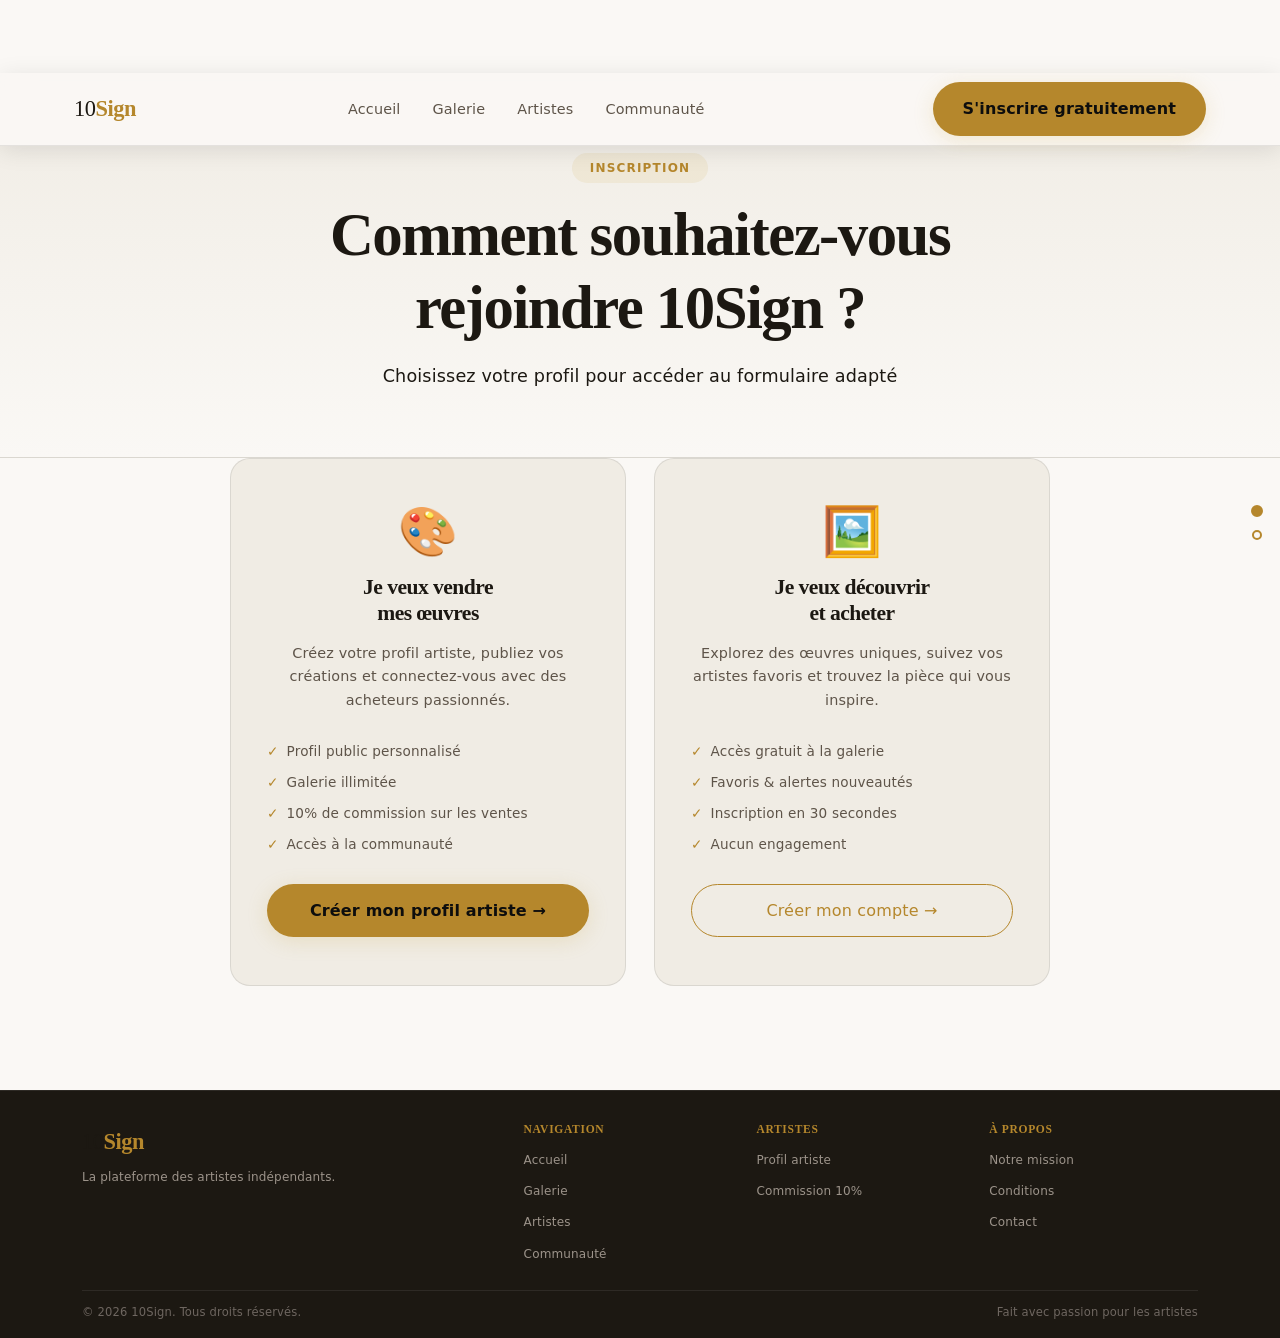
<file: choisir.html>
﻿<!DOCTYPE html>
<html lang="fr">
<head>
  <meta charset="UTF-8">
  <meta name="viewport" content="width=device-width, initial-scale=1.0">
  <meta name="robots" content="index, follow">
  <title>S'inscrire — 10Sign</title>
  <meta name="description" content="Rejoignez 10Sign en tant qu'artiste ou acheteur.">
  <link rel="canonical" href="https://10sign.fr/choisir.html">
  <meta property="og:site_name" content="10Sign">
  <meta property="og:type" content="website">
  <meta property="og:title" content="S'inscrire — 10Sign">
  <meta property="og:description" content="Rejoignez 10Sign en tant qu'artiste ou acheteur.">
  <meta property="og:image" content="https://10sign.fr/og-image.jpg">
  <link rel="stylesheet" href="css/style.css">
  <style>
    .choice-grid {
      display: grid;
      grid-template-columns: 1fr 1fr;
      gap: 28px;
      max-width: 820px;
      margin: 0 auto;
    }
    @media (max-width: 640px) {
      .choice-grid { grid-template-columns: 1fr; }
    }
    @media (max-width: 480px) {
      .choice-card { padding: 32px 22px; }
      .choice-card__icon { font-size: 2.2rem; }
      .choice-card__title { font-size: 1.15rem; }
    }
    .choice-card {
      background: var(--bg2, #f0ece4);
      border: 1px solid var(--border, rgba(0,0,0,.09));
      border-radius: 20px;
      padding: 48px 36px;
      text-align: center;
      transition: border-color .25s, transform .25s, box-shadow .25s;
      text-decoration: none;
      color: inherit;
      display: flex;
      flex-direction: column;
      align-items: center;
      gap: 16px;
    }
    .choice-card:hover {
      border-color: var(--gold, #b5872c);
      transform: translateY(-4px);
      box-shadow: 0 16px 48px rgba(0,0,0,.1);
    }
    .choice-card__icon {
      font-size: 3rem;
      line-height: 1;
      margin-bottom: 4px;
    }
    .choice-card__title {
      font-size: 1.35rem;
      font-weight: 700;
      color: var(--text, #1c1812);
      margin: 0;
    }
    .choice-card__desc {
      font-size: .9rem;
      color: var(--text-mid, #5e5449);
      line-height: 1.6;
      margin: 0;
    }
    .choice-card__perks {
      list-style: none;
      padding: 0;
      margin: 8px 0 0;
      text-align: left;
      width: 100%;
    }
    .choice-card__perks li {
      font-size: .85rem;
      color: var(--text-mid, #5e5449);
      padding: 4px 0;
    }
    .choice-card__perks li::before {
      content: "✓";
      color: var(--gold, #c9a227);
      margin-right: 8px;
    }
    .choice-card__btn {
      margin-top: 8px;
      width: 100%;
    }
  </style>
</head>
<body>

<nav class="navbar" id="navbar">
  <div class="navbar__inner">
    <a href="index.html" class="navbar__logo">10<strong>Sign</strong></a>
    <ul class="navbar__links" id="navLinks">
      <li><a href="index.html">Accueil</a></li>
      <li><a href="galerie.html">Galerie</a></li>
      <li><a href="artistes.html">Artistes</a></li>
      <li><a href="communaute.html">Communauté</a></li>
    </ul>
    <a href="choisir.html" class="btn-primary navbar__cta">S'inscrire gratuitement</a>
    <button class="navbar__burger" id="burger" aria-label="Menu"><span></span><span></span><span></span></button>
  </div>
</nav>

<!-- PAGE HERO -->
<section class="page-hero" id="cho-sec-hero">
  <div class="container">
    <div class="section-tag">Inscription</div>
    <h1>Comment souhaitez-vous<br>rejoindre 10Sign ?</h1>
    <p>Choisissez votre profil pour accéder au formulaire adapté</p>
  </div>
</section>

<!-- CHOIX -->
<section class="section" id="cho-sec-choix" style="padding-top:0;">
  <div class="container">
    <div class="choice-grid">

      <!-- Artiste -->
      <a href="inscription-artiste.html" class="choice-card">
        <div class="choice-card__icon">🎨</div>
        <h2 class="choice-card__title">Je veux vendre<br>mes œuvres</h2>
        <p class="choice-card__desc">Créez votre profil artiste, publiez vos créations et connectez-vous avec des acheteurs passionnés.</p>
        <ul class="choice-card__perks">
          <li>Profil public personnalisé</li>
          <li>Galerie illimitée</li>
          <li>10% de commission sur les ventes</li>
          <li>Accès à la communauté</li>
        </ul>
        <span class="btn-primary choice-card__btn" style="display:inline-flex;justify-content:center;">Créer mon profil artiste →</span>
      </a>

      <!-- Acheteur -->
      <a href="inscription.html" class="choice-card">
        <div class="choice-card__icon">🖼️</div>
        <h2 class="choice-card__title">Je veux découvrir<br>et acheter</h2>
        <p class="choice-card__desc">Explorez des œuvres uniques, suivez vos artistes favoris et trouvez la pièce qui vous inspire.</p>
        <ul class="choice-card__perks">
          <li>Accès gratuit à la galerie</li>
          <li>Favoris &amp; alertes nouveautés</li>
          <li>Inscription en 30 secondes</li>
          <li>Aucun engagement</li>
        </ul>
        <span class="btn-secondary choice-card__btn" style="display:inline-flex;justify-content:center;">Créer mon compte →</span>
      </a>

    </div>
  </div>
</section>

<!-- FOOTER -->
<footer class="footer">
  <div class="container">
    <div class="footer__grid">
      <div class="footer__brand"><a href="index.html" class="navbar__logo">10<strong>Sign</strong></a><p>La plateforme des artistes indépendants.</p></div>
      <div class="footer__col"><h4>Navigation</h4><ul><li><a href="index.html">Accueil</a></li><li><a href="galerie.html">Galerie</a></li><li><a href="artistes.html">Artistes</a></li><li><a href="communaute.html">Communauté</a></li></ul></div>
      <div class="footer__col"><h4>Artistes</h4><ul><li><a href="inscription-artiste.html">Profil artiste</a></li><li><a href="#">Commission 10%</a></li></ul></div>
      <div class="footer__col"><h4>À propos</h4><ul><li><a href="#">Notre mission</a></li><li><a href="#">Conditions</a></li><li><a href="#">Contact</a></li></ul></div>
    </div>
    <div class="footer__bottom"><span>© 2026 10Sign. Tous droits réservés.</span><span>Fait avec passion pour les artistes</span></div>
  </div>
</footer>

<nav class="nav-dots" aria-label="Navigation par section"></nav>
<script src="js/nav-dots.js"></script>
<script src="js/main.js"></script>
</body>
</html>
</file>
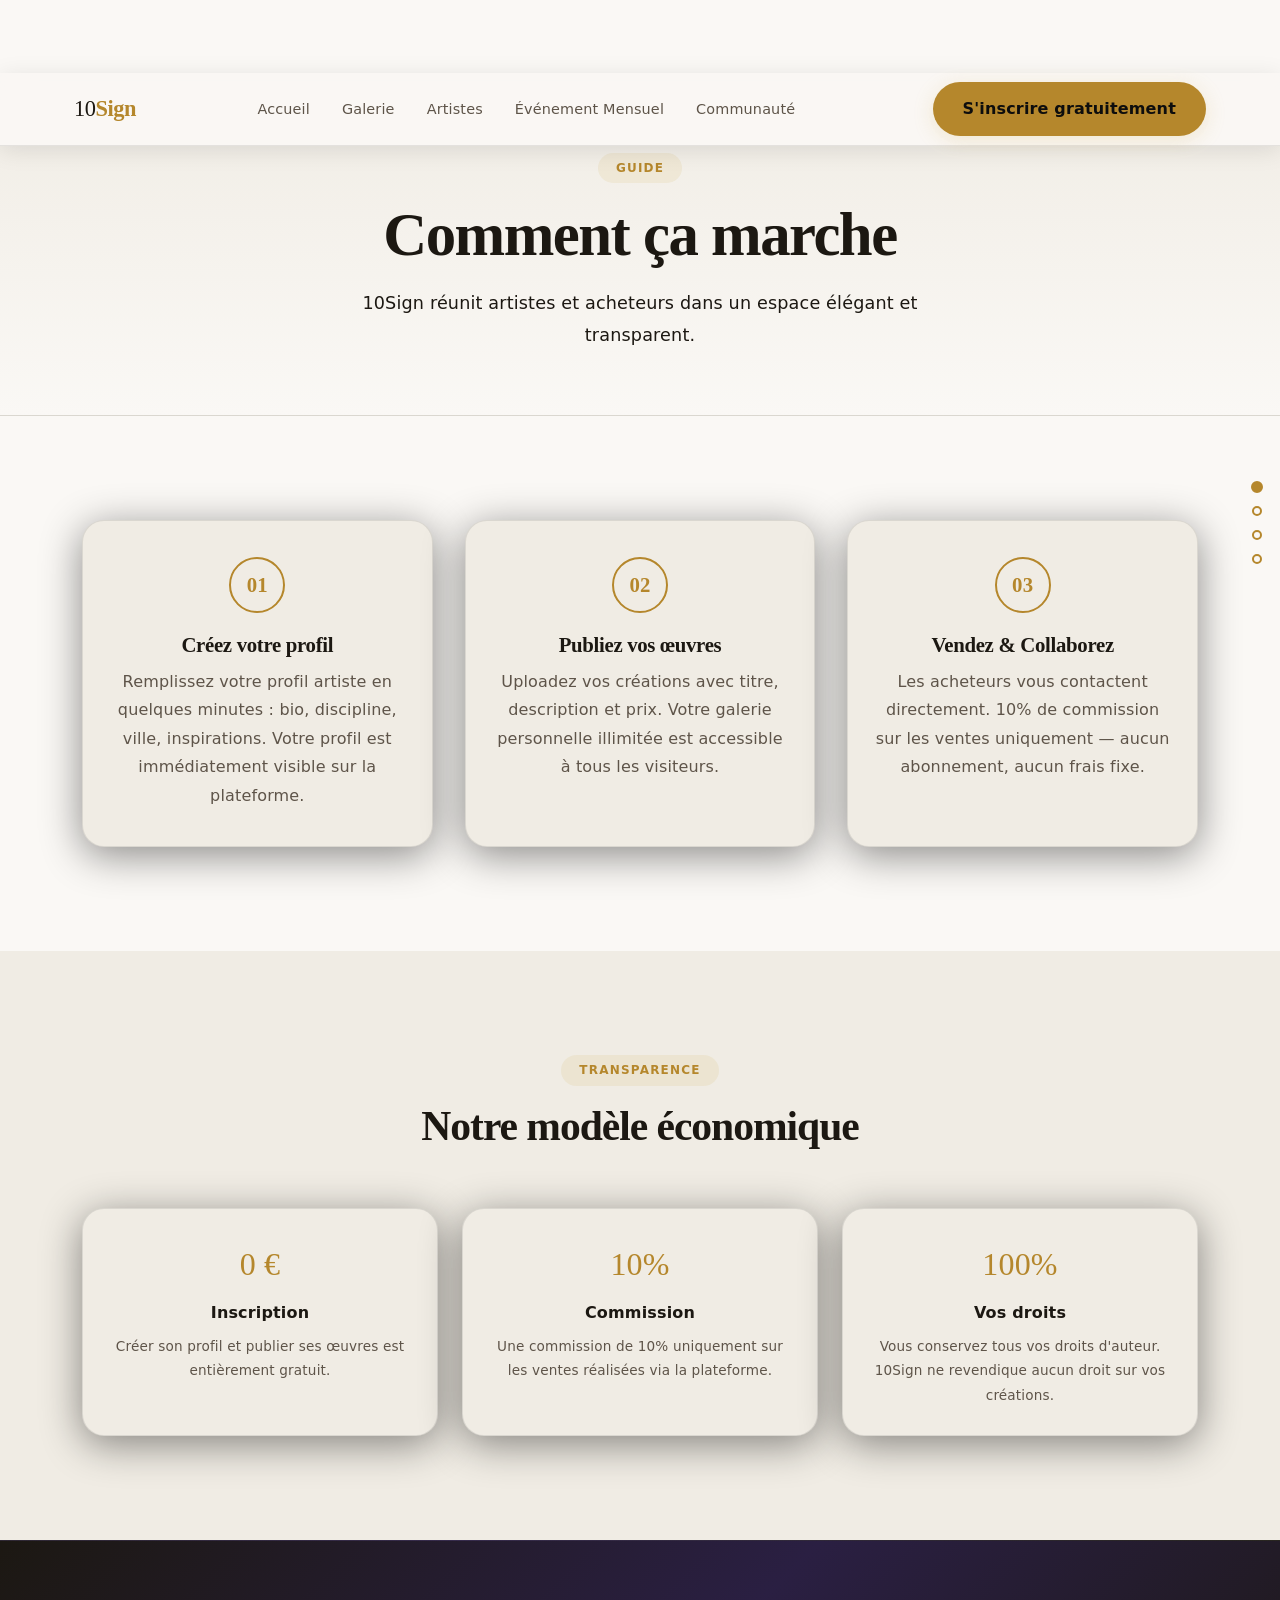
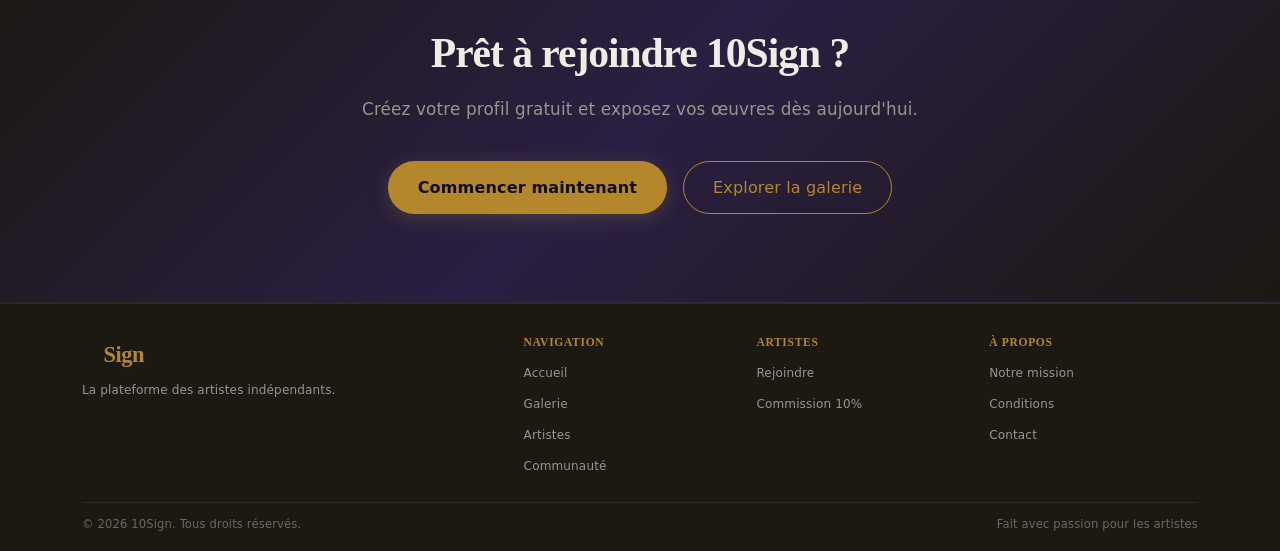
<file: comment-ca-marche.html>
﻿<!DOCTYPE html>
<html lang="fr">
<head>
  <meta charset="UTF-8">
  <meta name="viewport" content="width=device-width, initial-scale=1.0">
  <title>Comment ça marche — 10Sign</title>
  <meta name="description" content="Découvrez comment 10Sign fonctionne : créez votre profil, publiez vos œuvres et vendez en toute liberté.">
  <link rel="stylesheet" href="css/style.css">
  <style>
    .econ-grid {
      display: grid;
      grid-template-columns: repeat(3, 1fr);
      gap: 24px;
      margin-top: 40px;
    }
    @media (max-width: 700px) {
      .econ-grid { grid-template-columns: 1fr; }
    }
    .econ-card {
      padding: 28px;
      text-align: center;
    }
    .econ-card__num {
      font-family: Georgia, serif;
      font-size: 2rem;
      color: var(--gold);
      margin-bottom: 8px;
    }
    .econ-card__label {
      font-weight: 700;
      margin-bottom: 8px;
    }
  </style>
</head>
<body>

<nav class="navbar" id="navbar">
  <div class="navbar__inner">
    <a href="index.html" class="navbar__logo">10<strong>Sign</strong></a>
    <ul class="navbar__links" id="navLinks">
      <li><a href="index.html">Accueil</a></li>
      <li><a href="galerie.html">Galerie</a></li>
      <li><a href="artistes.html">Artistes</a></li>
      <li><a href="challenge.html">Événement Mensuel</a></li>
      <li><a href="communaute.html">Communauté</a></li>
    </ul>
    <a href="choisir.html" class="btn-primary navbar__cta">S'inscrire gratuitement</a>
    <button class="navbar__burger" id="burger" aria-label="Menu"><span></span><span></span><span></span></button>
  </div>
</nav>

<section class="page-hero" id="ccm-sec-hero">
  <div class="container">
    <div class="section-tag">Guide</div>
    <h1>Comment ça marche</h1>
    <p>10Sign réunit artistes et acheteurs dans un espace élégant et transparent.</p>
  </div>
</section>

<section class="section" id="ccm-sec-etapes">
  <div class="container">
    <div class="steps-grid">
      <div class="step-card card fade-in">
        <div class="step-num">01</div>
        <h3>Créez votre profil</h3>
        <p>Remplissez votre profil artiste en quelques minutes : bio, discipline, ville, inspirations. Votre profil est immédiatement visible sur la plateforme.</p>
      </div>
      <div class="step-card card fade-in">
        <div class="step-num">02</div>
        <h3>Publiez vos œuvres</h3>
        <p>Uploadez vos créations avec titre, description et prix. Votre galerie personnelle illimitée est accessible à tous les visiteurs.</p>
      </div>
      <div class="step-card card fade-in">
        <div class="step-num">03</div>
        <h3>Vendez & Collaborez</h3>
        <p>Les acheteurs vous contactent directement. 10% de commission sur les ventes uniquement — aucun abonnement, aucun frais fixe.</p>
      </div>
    </div>
  </div>
</section>

<section class="section section--dark" id="ccm-sec-eco">
  <div class="container">
    <div class="section-header text-center fade-in">
      <div class="section-tag">Transparence</div>
      <h2>Notre modèle économique</h2>
    </div>
    <div class="econ-grid fade-in">
      <div class="card econ-card">
        <div class="econ-card__num">0 €</div>
        <div class="econ-card__label">Inscription</div>
        <p style="font-size:.85rem">Créer son profil et publier ses œuvres est entièrement gratuit.</p>
      </div>
      <div class="card econ-card">
        <div class="econ-card__num">10%</div>
        <div class="econ-card__label">Commission</div>
        <p style="font-size:.85rem">Une commission de 10% uniquement sur les ventes réalisées via la plateforme.</p>
      </div>
      <div class="card econ-card">
        <div class="econ-card__num">100%</div>
        <div class="econ-card__label">Vos droits</div>
        <p style="font-size:.85rem">Vous conservez tous vos droits d'auteur. 10Sign ne revendique aucun droit sur vos créations.</p>
      </div>
    </div>
  </div>
</section>

<section class="cta-band" id="ccm-sec-cta">
  <div class="container fade-in">
    <h2>Prêt à rejoindre 10Sign ?</h2>
    <p>Créez votre profil gratuit et exposez vos œuvres dès aujourd'hui.</p>
    <div class="cta-band__btns">
      <a href="choisir.html" class="btn-primary">Commencer maintenant</a>
      <a href="galerie.html" class="btn-secondary">Explorer la galerie</a>
    </div>
  </div>
</section>

<footer class="footer">
  <div class="container">
    <div class="footer__grid">
      <div class="footer__brand"><a href="index.html" class="navbar__logo">10<strong>Sign</strong></a><p>La plateforme des artistes indépendants.</p></div>
      <div class="footer__col"><h4>Navigation</h4><ul><li><a href="index.html">Accueil</a></li><li><a href="galerie.html">Galerie</a></li><li><a href="artistes.html">Artistes</a></li><li><a href="communaute.html">Communauté</a></li></ul></div>
      <div class="footer__col"><h4>Artistes</h4><ul><li><a href="rejoindre.html">Rejoindre</a></li><li><a href="#">Commission 10%</a></li></ul></div>
      <div class="footer__col"><h4>À propos</h4><ul><li><a href="#">Notre mission</a></li><li><a href="#">Conditions</a></li><li><a href="#">Contact</a></li></ul></div>
    </div>
    <div class="footer__bottom"><span>© 2026 10Sign. Tous droits réservés.</span><span>Fait avec passion pour les artistes</span></div>
  </div>
</footer>

<nav class="nav-dots" aria-label="Navigation par section"></nav>
<script src="js/nav-dots.js"></script>
<script src="js/main.js"></script>
</body>
</html>
</file>
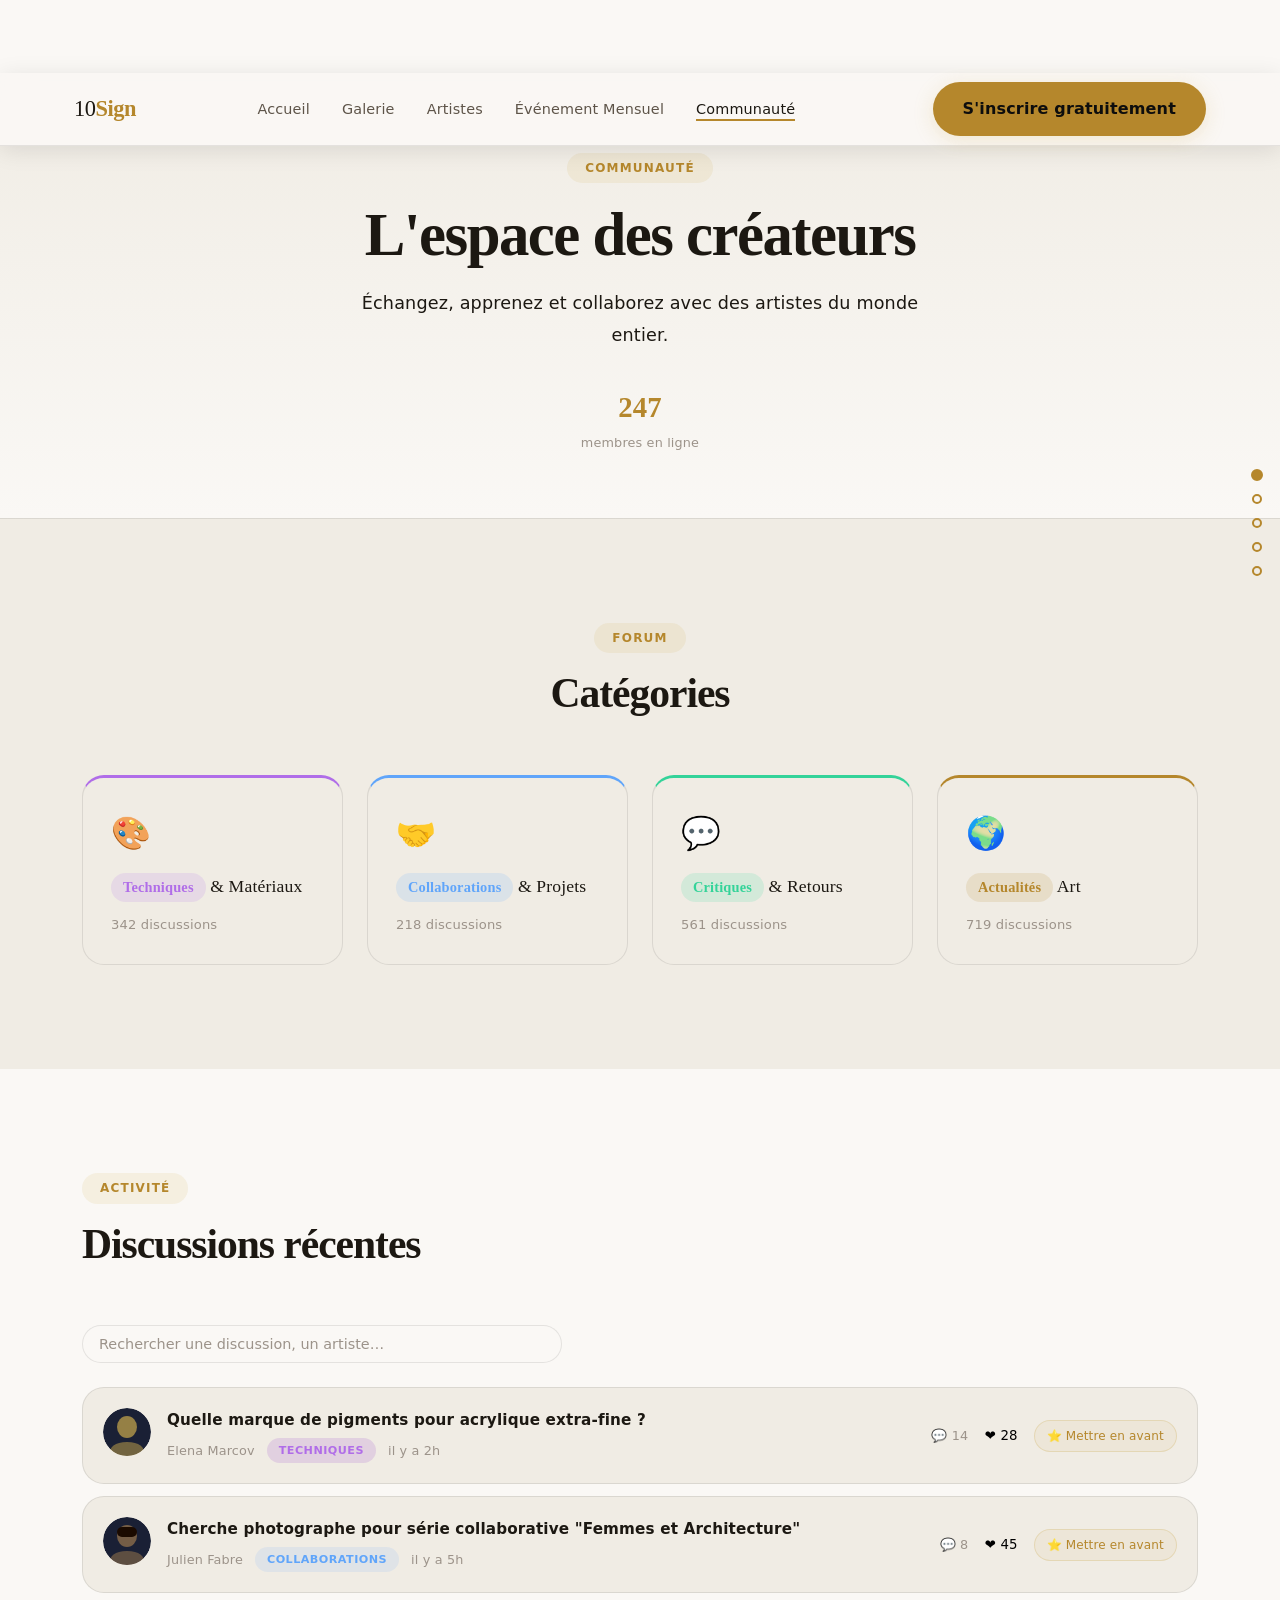
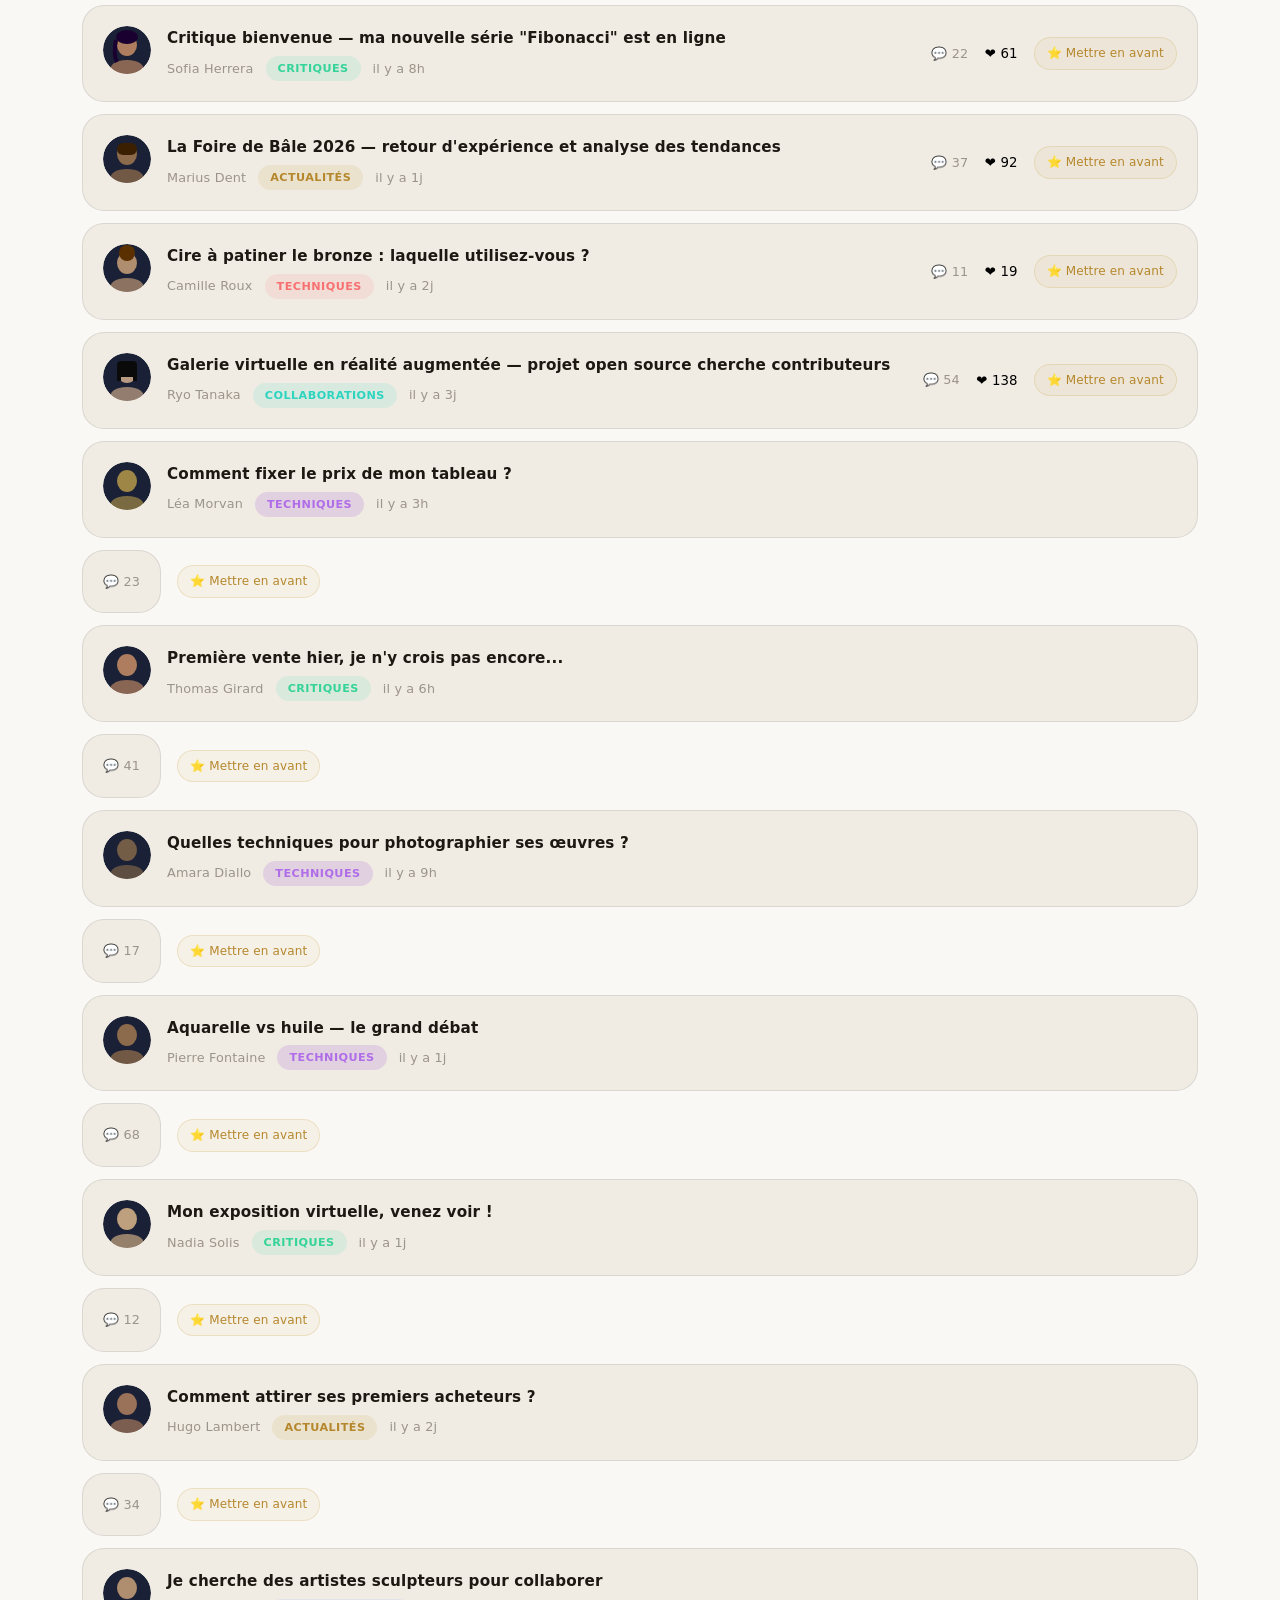
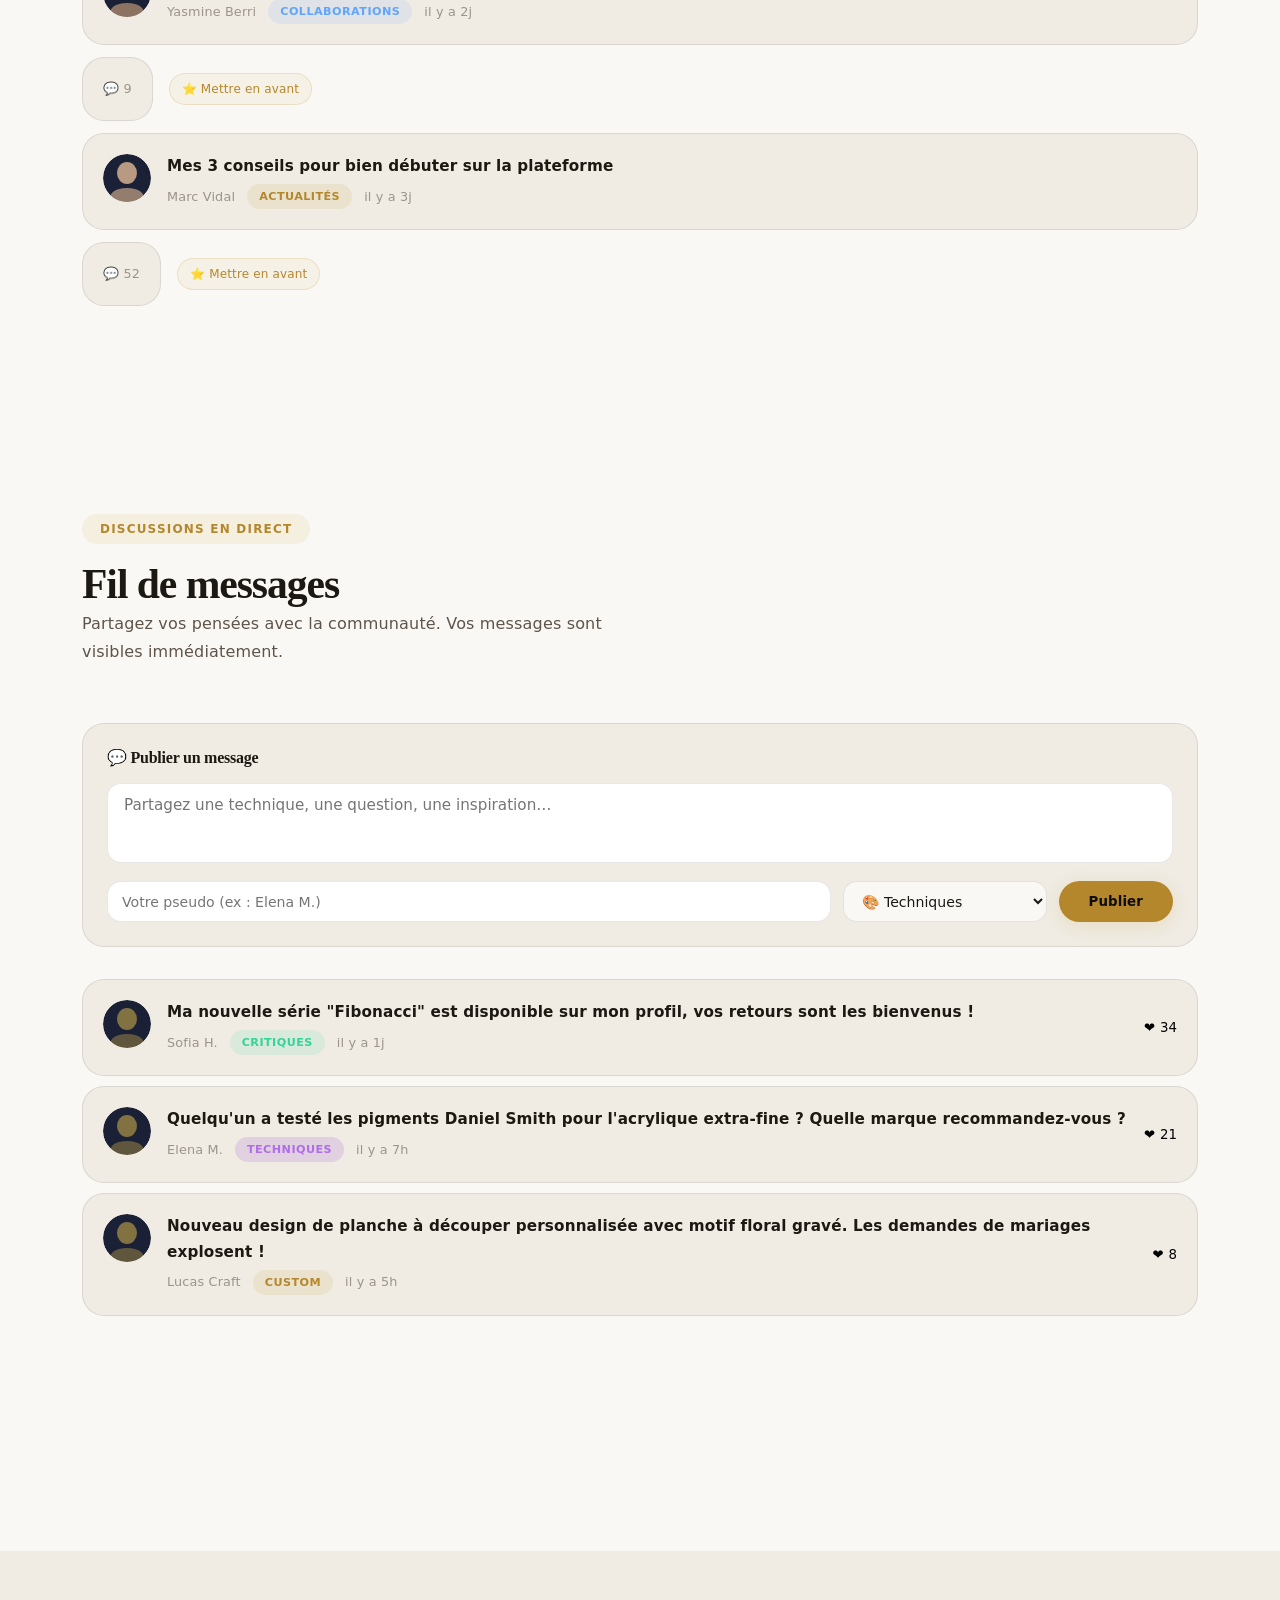
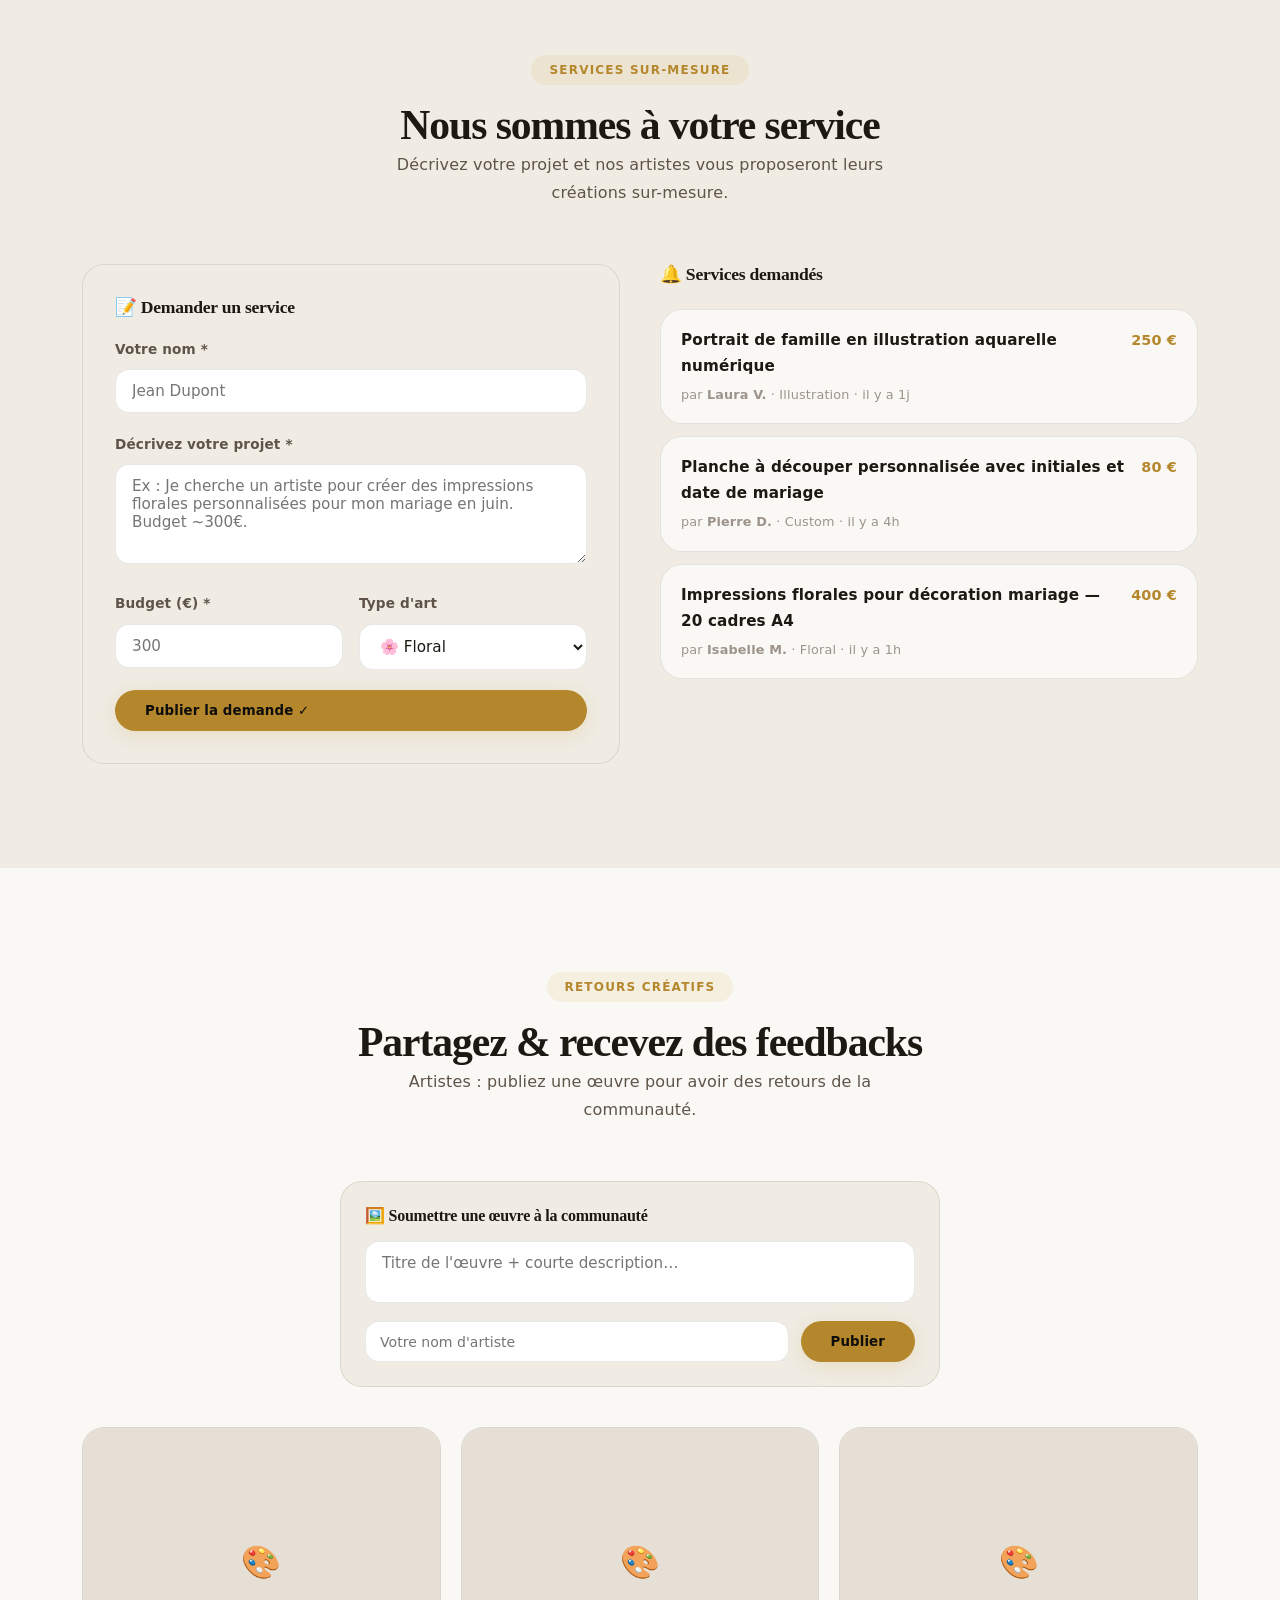
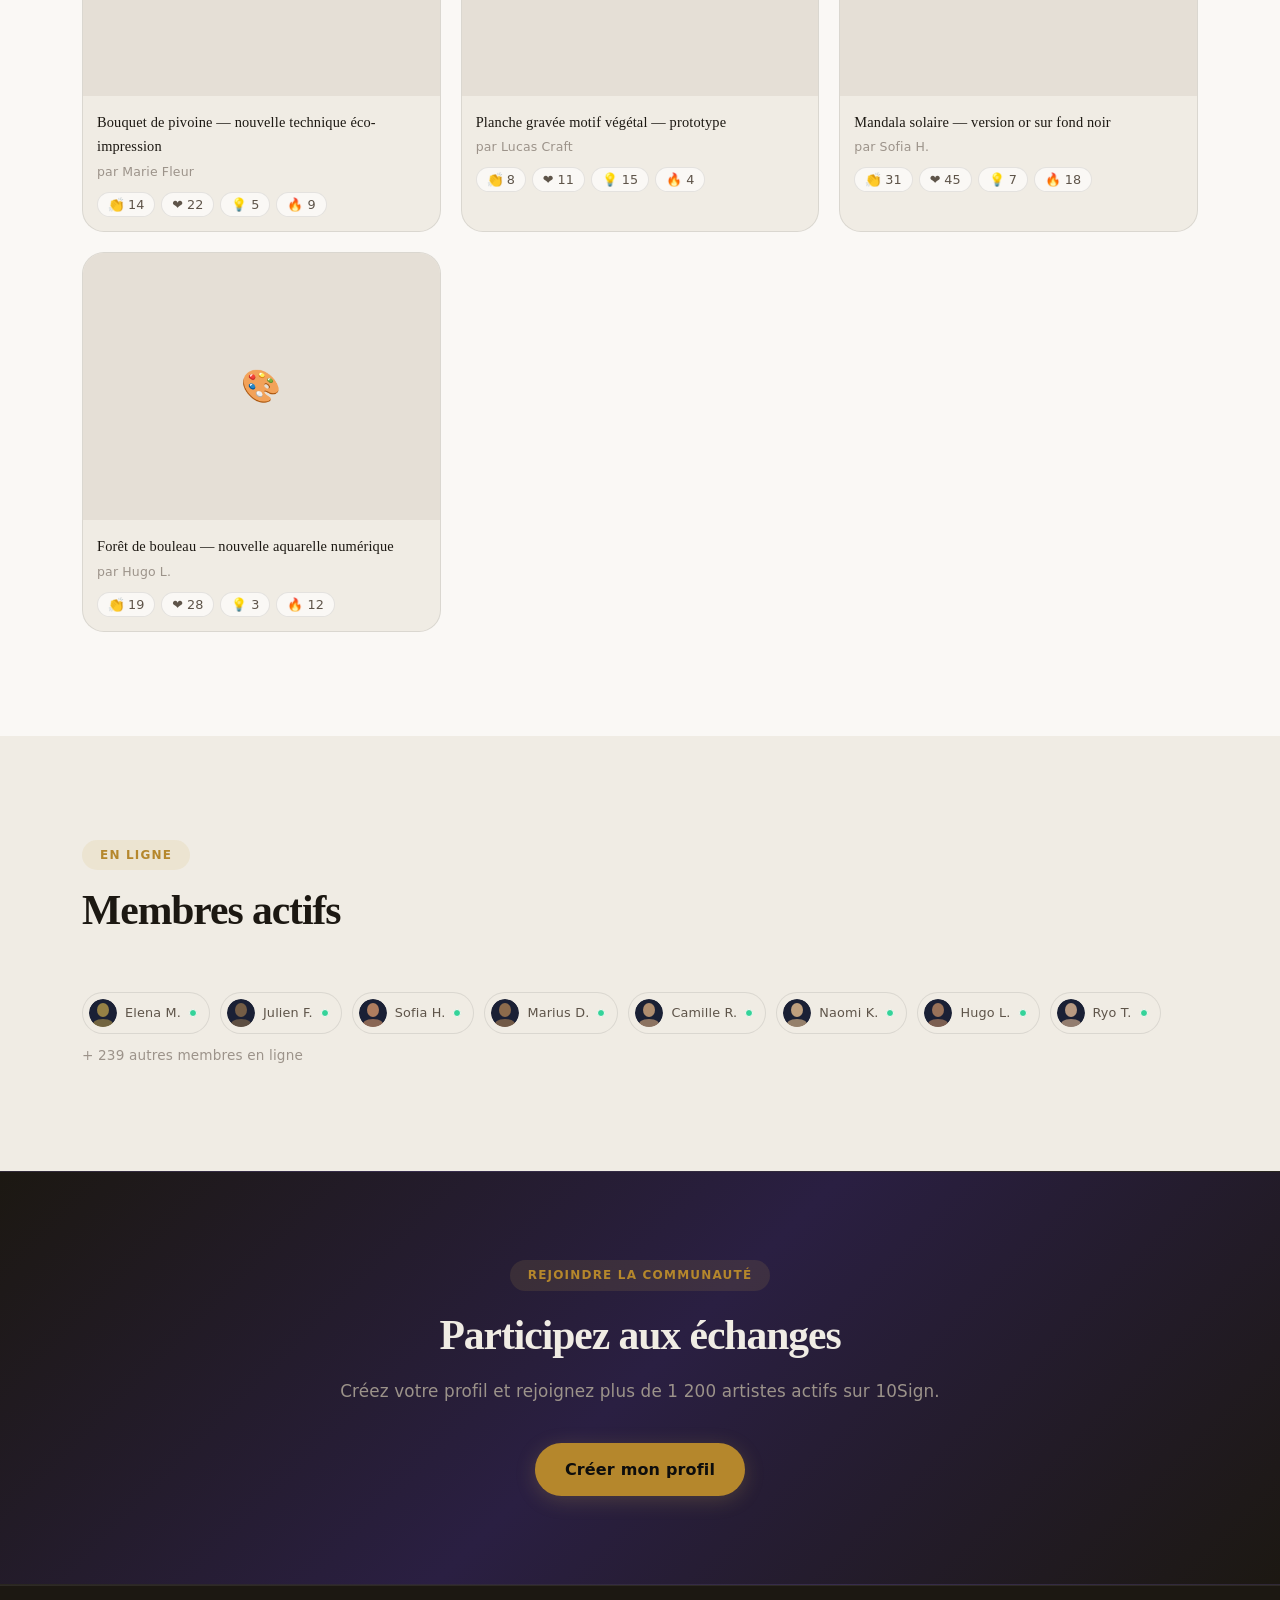
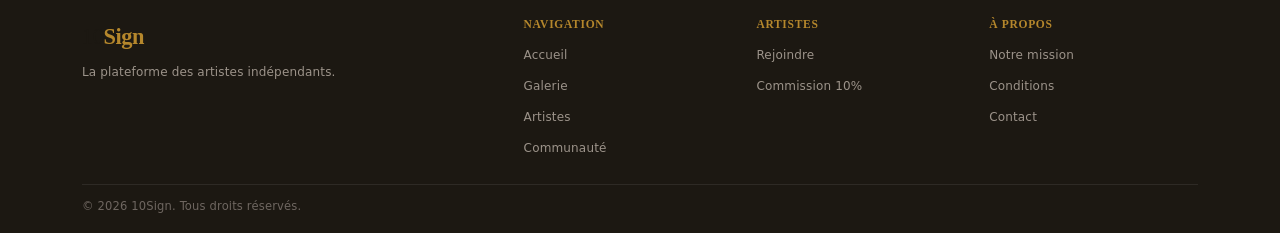
<file: communaute.html>
﻿<!DOCTYPE html>
<html lang="fr">
<head>
  <meta charset="UTF-8">
  <meta name="viewport" content="width=device-width, initial-scale=1.0">
  <meta name="robots" content="index, follow">
  <title>Communauté — 10Sign | Forum des artistes indépendants</title>
  <meta name="description" content="Rejoignez la communauté 10Sign : échangez sur vos techniques, trouvez des collaborateurs, partagez vos inspirations avec d'autres artistes.">
  <link rel="canonical" href="https://10sign.fr/communaute.html">
  <meta property="og:site_name" content="10Sign">
  <meta property="og:type" content="website">
  <meta property="og:title" content="Communauté — 10Sign">
  <meta property="og:description" content="Rejoignez la communauté 10Sign et échangez avec d'autres artistes.">
  <meta property="og:image" content="https://10sign.fr/og-image.jpg">
  <link rel="stylesheet" href="css/style.css">
  <style>
    html::-webkit-scrollbar          { width: 6px; display: block; }
    html::-webkit-scrollbar-track    { background: rgba(0,0,0,.07); }
    html::-webkit-scrollbar-thumb    { background: rgba(201,168,76,.55); border-radius: 3px; }
    html::-webkit-scrollbar-thumb:hover { background: rgba(201,168,76,.85); }
    html { scrollbar-width: thin; scrollbar-color: rgba(201,168,76,.55) rgba(0,0,0,.07); }
  </style>
</head>
<body>

<nav class="navbar" id="navbar">
  <div class="navbar__inner">
    <a href="index.html" class="navbar__logo">10<strong>Sign</strong></a>
    <ul class="navbar__links" id="navLinks">
      <li><a href="index.html">Accueil</a></li>
      <li><a href="galerie.html">Galerie</a></li>
      <li><a href="artistes.html">Artistes</a></li>
      <li><a href="challenge.html">Événement Mensuel</a></li>
      <li><a href="communaute.html" class="active">Communauté</a></li>
    </ul>
    <a href="choisir.html" class="btn-primary navbar__cta">S'inscrire gratuitement</a>
    <button class="navbar__burger" id="burger" aria-label="Menu"><span></span><span></span><span></span></button>
  </div>
</nav>

<!-- PAGE HERO -->
<section class="page-hero" id="com-sec-hero">
  <div class="container">
    <div class="section-tag">Communauté</div>
    <h1>L'espace des créateurs</h1>
    <p>Échangez, apprenez et collaborez avec des artistes du monde entier.</p>
    <!-- Stats en ligne -->
    <div style="display:flex;justify-content:center;gap:32px;margin-top:32px;flex-wrap:wrap;">
      <div style="text-align:center"><div style="font-family:Georgia,serif;font-size:1.8rem;color:var(--gold);font-weight:700">247</div><div style="font-size:.8rem;color:var(--text-dim)">membres en ligne</div></div>
    </div>
  </div>
</section>

<!-- CATÉGORIES -->
<section class="section section--dark" id="com-sec-categories">
  <div class="container">
    <div class="section-header text-center fade-in">
      <div class="section-tag">Forum</div>
      <h2>Catégories</h2>
    </div>
    <div class="grid grid--4 fade-in">
      <a href="#com-sec-discussions" class="forum-cat" style="text-decoration:none;display:block;border-top:3px solid #b06de8;">
        <div class="forum-cat__icon">🎨</div>
        <div class="forum-cat__title"><span style="display:inline-block;background:rgba(176,109,232,.15);color:#b06de8;padding:2px 12px;border-radius:50px;font-weight:700;font-size:.9rem;margin-bottom:6px;">Techniques</span> & Matériaux</div>
        <div class="forum-cat__count">342 discussions</div>
      </a>
      <a href="#com-sec-discussions" class="forum-cat" style="text-decoration:none;display:block;border-top:3px solid #60a5fa;">
        <div class="forum-cat__icon">🤝</div>
        <div class="forum-cat__title"><span style="display:inline-block;background:rgba(96,165,250,.15);color:#60a5fa;padding:2px 12px;border-radius:50px;font-weight:700;font-size:.9rem;margin-bottom:6px;">Collaborations</span> & Projets</div>
        <div class="forum-cat__count">218 discussions</div>
      </a>
      <a href="#com-sec-discussions" class="forum-cat" style="text-decoration:none;display:block;border-top:3px solid #34d399;">
        <div class="forum-cat__icon">💬</div>
        <div class="forum-cat__title"><span style="display:inline-block;background:rgba(52,211,153,.15);color:#34d399;padding:2px 12px;border-radius:50px;font-weight:700;font-size:.9rem;margin-bottom:6px;">Critiques</span> & Retours</div>
        <div class="forum-cat__count">561 discussions</div>
      </a>
      <a href="#com-sec-discussions" class="forum-cat" style="text-decoration:none;display:block;border-top:3px solid #b5872c;">
        <div class="forum-cat__icon">🌍</div>
        <div class="forum-cat__title"><span style="display:inline-block;background:rgba(181,135,44,.15);color:#b5872c;padding:2px 12px;border-radius:50px;font-weight:700;font-size:.9rem;margin-bottom:6px;">Actualités</span> Art</div>
        <div class="forum-cat__count">719 discussions</div>
      </a>
    </div>
  </div>
</section>

<!-- DISCUSSIONS RÉCENTES -->
<section class="section" id="com-sec-discussions">
  <div class="container">
    <div class="section-header fade-in">
      <div class="section-tag">Activité</div>
      <h2>Discussions récentes</h2>
    </div>
    <div class="search-bar fade-in">
      <input type="search" class="search-bar__input" id="communauteSearch" placeholder="Rechercher une discussion, un artiste…" aria-label="Rechercher dans les discussions">
    </div>
    <div style="display:flex;flex-direction:column;gap:12px;">

      <!-- Thread 1 -->
      <div class="thread-item fade-in">
        <div class="thread-item__avatar">
          <svg width="48" height="48" viewBox="0 0 48 48"><rect width="48" height="48" rx="24" fill="#1a2035"/><ellipse cx="24" cy="19" rx="10" ry="11" fill="#c9a84c" opacity=".7"/><path d="M6 48 Q6 34 24 34 Q42 34 42 48 Z" fill="#c9a84c" opacity=".5"/></svg>
        </div>
        <div class="thread-item__content">
          <div class="thread-item__title">Quelle marque de pigments pour acrylique extra-fine ?</div>
          <div class="thread-item__meta">
            <span>Elena Marcov</span>
            <span class="badge badge--violet" style="font-size:.7rem">Techniques</span>
            <span>il y a 2h</span>
          </div>
        </div>
        <div class="thread-item__actions">
          <span>💬 14</span>
          <button class="like-btn" data-likes="28" aria-label="Liker"><span class="heart">❤</span><span class="like-count">28</span></button>
          <a href="mise-en-avant.html" class="mettre-en-avant-btn" onclick="event.stopPropagation()">⭐ Mettre en avant</a>
        </div>
      </div>

      <!-- Thread 2 -->
      <div class="thread-item fade-in">
        <div class="thread-item__avatar">
          <svg width="48" height="48" viewBox="0 0 48 48"><rect width="48" height="48" rx="24" fill="#1a2035"/><ellipse cx="24" cy="19" rx="10" ry="11" fill="#8b6d4a" opacity=".8"/><path d="M6 48 Q6 34 24 34 Q42 34 42 48 Z" fill="#8b6d4a" opacity=".6"/><rect x="14" y="10" width="20" height="10" rx="5" fill="#1a0a00"/></svg>
        </div>
        <div class="thread-item__content">
          <div class="thread-item__title">Cherche photographe pour série collaborative "Femmes et Architecture"</div>
          <div class="thread-item__meta">
            <span>Julien Fabre</span>
            <span class="badge badge--blue" style="font-size:.7rem">Collaborations</span>
            <span>il y a 5h</span>
          </div>
        </div>
        <div class="thread-item__actions">
          <span>💬 8</span>
          <button class="like-btn" data-likes="45" aria-label="Liker"><span class="heart">❤</span><span class="like-count">45</span></button>
          <a href="mise-en-avant.html" class="mettre-en-avant-btn" onclick="event.stopPropagation()">⭐ Mettre en avant</a>
        </div>
      </div>

      <!-- Thread 3 -->
      <div class="thread-item fade-in">
        <div class="thread-item__avatar">
          <svg width="48" height="48" viewBox="0 0 48 48"><rect width="48" height="48" rx="24" fill="#1a2035"/><ellipse cx="24" cy="19" rx="10" ry="11" fill="#d4956a" opacity=".8"/><path d="M6 48 Q6 34 24 34 Q42 34 42 48 Z" fill="#d4956a" opacity=".6"/><ellipse cx="24" cy="11" rx="11" ry="7" fill="#1a0030"/><path d="M13 14 Q10 28 14 36" stroke="#1a0030" stroke-width="4" fill="none"/></svg>
        </div>
        <div class="thread-item__content">
          <div class="thread-item__title">Critique bienvenue — ma nouvelle série "Fibonacci" est en ligne</div>
          <div class="thread-item__meta">
            <span>Sofia Herrera</span>
            <span class="badge badge--green" style="font-size:.7rem">Critiques</span>
            <span>il y a 8h</span>
          </div>
        </div>
        <div class="thread-item__actions">
          <span>💬 22</span>
          <button class="like-btn" data-likes="61" aria-label="Liker"><span class="heart">❤</span><span class="like-count">61</span></button>
          <a href="mise-en-avant.html" class="mettre-en-avant-btn" onclick="event.stopPropagation()">⭐ Mettre en avant</a>
        </div>
      </div>

      <!-- Thread 4 -->
      <div class="thread-item fade-in">
        <div class="thread-item__avatar">
          <svg width="48" height="48" viewBox="0 0 48 48"><rect width="48" height="48" rx="24" fill="#1a2035"/><ellipse cx="24" cy="19" rx="10" ry="11" fill="#a07850" opacity=".85"/><path d="M6 48 Q6 34 24 34 Q42 34 42 48 Z" fill="#a07850" opacity=".65"/><rect x="14" y="8" width="20" height="12" rx="6" fill="#3a2000"/></svg>
        </div>
        <div class="thread-item__content">
          <div class="thread-item__title">La Foire de Bâle 2026 — retour d'expérience et analyse des tendances</div>
          <div class="thread-item__meta">
            <span>Marius Dent</span>
            <span class="badge badge--gold" style="font-size:.7rem">Actualités</span>
            <span>il y a 1j</span>
          </div>
        </div>
        <div class="thread-item__actions">
          <span>💬 37</span>
          <button class="like-btn" data-likes="92" aria-label="Liker"><span class="heart">❤</span><span class="like-count">92</span></button>
          <a href="mise-en-avant.html" class="mettre-en-avant-btn" onclick="event.stopPropagation()">⭐ Mettre en avant</a>
        </div>
      </div>

      <!-- Thread 5 -->
      <div class="thread-item fade-in">
        <div class="thread-item__avatar">
          <svg width="48" height="48" viewBox="0 0 48 48"><rect width="48" height="48" rx="24" fill="#1a2035"/><ellipse cx="24" cy="19" rx="10" ry="11" fill="#c9a07a" opacity=".85"/><path d="M6 48 Q6 34 24 34 Q42 34 42 48 Z" fill="#c9a07a" opacity=".65"/><circle cx="24" cy="9" r="8" fill="#5a3000"/></svg>
        </div>
        <div class="thread-item__content">
          <div class="thread-item__title">Cire à patiner le bronze : laquelle utilisez-vous ?</div>
          <div class="thread-item__meta">
            <span>Camille Roux</span>
            <span class="badge badge--red" style="font-size:.7rem">Techniques</span>
            <span>il y a 2j</span>
          </div>
        </div>
        <div class="thread-item__actions">
          <span>💬 11</span>
          <button class="like-btn" data-likes="19" aria-label="Liker"><span class="heart">❤</span><span class="like-count">19</span></button>
          <a href="mise-en-avant.html" class="mettre-en-avant-btn" onclick="event.stopPropagation()">⭐ Mettre en avant</a>
        </div>
      </div>

      <!-- Thread 6 -->
      <div class="thread-item fade-in">
        <div class="thread-item__avatar">
          <svg width="48" height="48" viewBox="0 0 48 48"><rect width="48" height="48" rx="24" fill="#1a2035"/><ellipse cx="24" cy="19" rx="10" ry="11" fill="#d4b090" opacity=".85"/><path d="M6 48 Q6 34 24 34 Q42 34 42 48 Z" fill="#d4b090" opacity=".65"/><rect x="14" y="8" width="20" height="16" rx="4" fill="#0a0a0a"/><rect x="14" y="20" width="4" height="8" fill="#0a0a0a"/><rect x="30" y="20" width="4" height="8" fill="#0a0a0a"/></svg>
        </div>
        <div class="thread-item__content">
          <div class="thread-item__title">Galerie virtuelle en réalité augmentée — projet open source cherche contributeurs</div>
          <div class="thread-item__meta">
            <span>Ryo Tanaka</span>
            <span class="badge badge--teal" style="font-size:.7rem">Collaborations</span>
            <span>il y a 3j</span>
          </div>
        </div>
        <div class="thread-item__actions">
          <span>💬 54</span>
          <button class="like-btn" data-likes="138" aria-label="Liker"><span class="heart">❤</span><span class="like-count">138</span></button>
          <a href="mise-en-avant.html" class="mettre-en-avant-btn" onclick="event.stopPropagation()">⭐ Mettre en avant</a>
        </div>
      </div>

      <!-- Thread 7 -->
      <a class="thread-item fade-in" href="#" data-thread="7" style="text-decoration:none">
        <div class="thread-item__avatar">
          <svg width="48" height="48" viewBox="0 0 48 48"><rect width="48" height="48" rx="24" fill="#1a2035"/><ellipse cx="24" cy="19" rx="10" ry="11" fill="#c9a84c" opacity=".75"/><path d="M6 48 Q6 34 24 34 Q42 34 42 48 Z" fill="#c9a84c" opacity=".55"/></svg>
        </div>
        <div class="thread-item__content">
          <div class="thread-item__title">Comment fixer le prix de mon tableau ?</div>
          <div class="thread-item__meta">
            <span>Léa Morvan</span>
            <span class="badge badge--violet" style="font-size:.7rem">Techniques</span>
            <span>il y a 3h</span>
          </div>
        </div>
        <div class="thread-item__actions">
          <span>💬 23</span>
          <a href="mise-en-avant.html" class="mettre-en-avant-btn" onclick="event.stopPropagation()">⭐ Mettre en avant</a>
        </div>
      </a>

      <!-- Thread 8 -->
      <a class="thread-item fade-in" href="#" data-thread="8" style="text-decoration:none">
        <div class="thread-item__avatar">
          <svg width="48" height="48" viewBox="0 0 48 48"><rect width="48" height="48" rx="24" fill="#1a2035"/><ellipse cx="24" cy="19" rx="10" ry="11" fill="#d4956a" opacity=".8"/><path d="M6 48 Q6 34 24 34 Q42 34 42 48 Z" fill="#d4956a" opacity=".6"/></svg>
        </div>
        <div class="thread-item__content">
          <div class="thread-item__title">Première vente hier, je n'y crois pas encore...</div>
          <div class="thread-item__meta">
            <span>Thomas Girard</span>
            <span class="badge badge--green" style="font-size:.7rem">Critiques</span>
            <span>il y a 6h</span>
          </div>
        </div>
        <div class="thread-item__actions">
          <span>💬 41</span>
          <a href="mise-en-avant.html" class="mettre-en-avant-btn" onclick="event.stopPropagation()">⭐ Mettre en avant</a>
        </div>
      </a>

      <!-- Thread 9 -->
      <a class="thread-item fade-in" href="#" data-thread="9" style="text-decoration:none">
        <div class="thread-item__avatar">
          <svg width="48" height="48" viewBox="0 0 48 48"><rect width="48" height="48" rx="24" fill="#1a2035"/><ellipse cx="24" cy="19" rx="10" ry="11" fill="#8b6d4a" opacity=".8"/><path d="M6 48 Q6 34 24 34 Q42 34 42 48 Z" fill="#8b6d4a" opacity=".6"/></svg>
        </div>
        <div class="thread-item__content">
          <div class="thread-item__title">Quelles techniques pour photographier ses œuvres ?</div>
          <div class="thread-item__meta">
            <span>Amara Diallo</span>
            <span class="badge badge--violet" style="font-size:.7rem">Techniques</span>
            <span>il y a 9h</span>
          </div>
        </div>
        <div class="thread-item__actions">
          <span>💬 17</span>
          <a href="mise-en-avant.html" class="mettre-en-avant-btn" onclick="event.stopPropagation()">⭐ Mettre en avant</a>
        </div>
      </a>

      <!-- Thread 10 -->
      <a class="thread-item fade-in" href="#" data-thread="10" style="text-decoration:none">
        <div class="thread-item__avatar">
          <svg width="48" height="48" viewBox="0 0 48 48"><rect width="48" height="48" rx="24" fill="#1a2035"/><ellipse cx="24" cy="19" rx="10" ry="11" fill="#a07850" opacity=".85"/><path d="M6 48 Q6 34 24 34 Q42 34 42 48 Z" fill="#a07850" opacity=".65"/></svg>
        </div>
        <div class="thread-item__content">
          <div class="thread-item__title">Aquarelle vs huile — le grand débat</div>
          <div class="thread-item__meta">
            <span>Pierre Fontaine</span>
            <span class="badge badge--violet" style="font-size:.7rem">Techniques</span>
            <span>il y a 1j</span>
          </div>
        </div>
        <div class="thread-item__actions">
          <span>💬 68</span>
          <a href="mise-en-avant.html" class="mettre-en-avant-btn" onclick="event.stopPropagation()">⭐ Mettre en avant</a>
        </div>
      </a>

      <!-- Thread 11 -->
      <a class="thread-item fade-in" href="#" data-thread="11" style="text-decoration:none">
        <div class="thread-item__avatar">
          <svg width="48" height="48" viewBox="0 0 48 48"><rect width="48" height="48" rx="24" fill="#1a2035"/><ellipse cx="24" cy="19" rx="10" ry="11" fill="#e8c090" opacity=".8"/><path d="M6 48 Q6 34 24 34 Q42 34 42 48 Z" fill="#e8c090" opacity=".6"/></svg>
        </div>
        <div class="thread-item__content">
          <div class="thread-item__title">Mon exposition virtuelle, venez voir !</div>
          <div class="thread-item__meta">
            <span>Nadia Solis</span>
            <span class="badge badge--green" style="font-size:.7rem">Critiques</span>
            <span>il y a 1j</span>
          </div>
        </div>
        <div class="thread-item__actions">
          <span>💬 12</span>
          <a href="mise-en-avant.html" class="mettre-en-avant-btn" onclick="event.stopPropagation()">⭐ Mettre en avant</a>
        </div>
      </a>

      <!-- Thread 12 -->
      <a class="thread-item fade-in" href="#" data-thread="12" style="text-decoration:none">
        <div class="thread-item__avatar">
          <svg width="48" height="48" viewBox="0 0 48 48"><rect width="48" height="48" rx="24" fill="#1a2035"/><ellipse cx="24" cy="19" rx="10" ry="11" fill="#b08060" opacity=".85"/><path d="M6 48 Q6 34 24 34 Q42 34 42 48 Z" fill="#b08060" opacity=".65"/></svg>
        </div>
        <div class="thread-item__content">
          <div class="thread-item__title">Comment attirer ses premiers acheteurs ?</div>
          <div class="thread-item__meta">
            <span>Hugo Lambert</span>
            <span class="badge badge--gold" style="font-size:.7rem">Actualités</span>
            <span>il y a 2j</span>
          </div>
        </div>
        <div class="thread-item__actions">
          <span>💬 34</span>
          <a href="mise-en-avant.html" class="mettre-en-avant-btn" onclick="event.stopPropagation()">⭐ Mettre en avant</a>
        </div>
      </a>

      <!-- Thread 13 -->
      <a class="thread-item fade-in" href="#" data-thread="13" style="text-decoration:none">
        <div class="thread-item__avatar">
          <svg width="48" height="48" viewBox="0 0 48 48"><rect width="48" height="48" rx="24" fill="#1a2035"/><ellipse cx="24" cy="19" rx="10" ry="11" fill="#c9a07a" opacity=".85"/><path d="M6 48 Q6 34 24 34 Q42 34 42 48 Z" fill="#c9a07a" opacity=".65"/></svg>
        </div>
        <div class="thread-item__content">
          <div class="thread-item__title">Je cherche des artistes sculpteurs pour collaborer</div>
          <div class="thread-item__meta">
            <span>Yasmine Berri</span>
            <span class="badge badge--blue" style="font-size:.7rem">Collaborations</span>
            <span>il y a 2j</span>
          </div>
        </div>
        <div class="thread-item__actions">
          <span>💬 9</span>
          <a href="mise-en-avant.html" class="mettre-en-avant-btn" onclick="event.stopPropagation()">⭐ Mettre en avant</a>
        </div>
      </a>

      <!-- Thread 14 -->
      <a class="thread-item fade-in" href="#" data-thread="14" style="text-decoration:none">
        <div class="thread-item__avatar">
          <svg width="48" height="48" viewBox="0 0 48 48"><rect width="48" height="48" rx="24" fill="#1a2035"/><ellipse cx="24" cy="19" rx="10" ry="11" fill="#d4b090" opacity=".85"/><path d="M6 48 Q6 34 24 34 Q42 34 42 48 Z" fill="#d4b090" opacity=".65"/></svg>
        </div>
        <div class="thread-item__content">
          <div class="thread-item__title">Mes 3 conseils pour bien débuter sur la plateforme</div>
          <div class="thread-item__meta">
            <span>Marc Vidal</span>
            <span class="badge badge--gold" style="font-size:.7rem">Actualités</span>
            <span>il y a 3j</span>
          </div>
        </div>
        <div class="thread-item__actions">
          <span>💬 52</span>
          <a href="mise-en-avant.html" class="mettre-en-avant-btn" onclick="event.stopPropagation()">⭐ Mettre en avant</a>
        </div>
      </a>

    </div>
  </div>
</section>

<!-- ═══════════════════════════════════════════════════════
     SECTION INTERACTIVE 1 — Forum avec messages localStorage
     ═══════════════════════════════════════════════════════ -->
<section class="section" id="com-sec-forum">
  <div class="container">
    <div class="section-header fade-in">
      <div class="section-tag">Discussions en direct</div>
      <h2>Fil de messages</h2>
      <p>Partagez vos pensées avec la communauté. Vos messages sont visibles immédiatement.</p>
    </div>

    <!-- Formulaire de post -->
    <div class="forum-post-form fade-in">
      <h3>💬 Publier un message</h3>
      <textarea id="msgTexte" placeholder="Partagez une technique, une question, une inspiration…" maxlength="500"></textarea>
      <div class="forum-post-form__row">
        <input type="text" id="msgPseudo" placeholder="Votre pseudo (ex : Elena M.)" maxlength="40">
        <select id="msgCategorie" style="padding:10px 14px;background:var(--bg);border:1.5px solid var(--border);border-radius:var(--radius);color:var(--text);font-family:inherit;font-size:.88rem;transition:border-color var(--trans)">
          <option value="Techniques">🎨 Techniques</option>
          <option value="Collaborations">🤝 Collaborations</option>
          <option value="Critiques">💬 Critiques</option>
          <option value="Actualités">🌍 Actualités</option>
          <option value="Floral">🌸 Floral & Botanique</option>
          <option value="Custom">✏️ Objets custom</option>
        </select>
        <button class="btn-primary" id="postMsgBtn" style="white-space:nowrap">Publier</button>
      </div>
    </div>

    <!-- Fil des messages (chargé depuis localStorage) -->
    <div style="display:flex;flex-direction:column;gap:10px;" id="forumFil">
      <!-- Rempli par JS -->
    </div>
    <div class="text-center mt-24 fade-in">
      <button class="btn-secondary" id="loadMoreBtn" style="display:none">Voir plus de messages</button>
    </div>
  </div>
</section>

<!-- ═══════════════════════════════════════════════════════
     SECTION INTERACTIVE 2 — Mise en relation / Collaboration
     ═══════════════════════════════════════════════════════ -->
<section class="section section--dark" id="com-sec-collab">
  <div class="container">
    <div class="section-header text-center fade-in">
      <div class="section-tag">Services sur-mesure</div>
      <h2>Nous sommes à votre service</h2>
      <p>Décrivez votre projet et nos artistes vous proposeront leurs créations sur-mesure.</p>
    </div>

    <div style="display:grid;grid-template-columns:1fr 1fr;gap:40px;align-items:start" class="collab-grid fade-in">

      <!-- Formulaire demande -->
      <div class="collab-form-section">
        <h3 style="font-size:1.1rem;margin-bottom:20px;color:var(--text)">📝 Demander un service</h3>
        <div class="form-group">
          <label for="collabNom">Votre nom *</label>
          <input type="text" id="collabNom" placeholder="Jean Dupont">
        </div>
        <div class="form-group">
          <label for="collabProjet">Décrivez votre projet *</label>
          <textarea id="collabProjet" rows="4" placeholder="Ex : Je cherche un artiste pour créer des impressions florales personnalisées pour mon mariage en juin. Budget ~300€."></textarea>
        </div>
        <div class="form-row">
          <div class="form-group">
            <label for="collabBudget">Budget (€) *</label>
            <input type="number" id="collabBudget" placeholder="300" min="1">
          </div>
          <div class="form-group">
            <label for="collabType">Type d'art</label>
            <select id="collabType">
              <option value="Floral">🌸 Floral</option>
              <option value="Custom">✏️ Objet custom</option>
              <option value="Peinture">🎨 Peinture</option>
              <option value="Photographie">📷 Photo</option>
              <option value="Illustration">✏️ Illustration</option>
              <option value="Autre">Autre</option>
            </select>
          </div>
        </div>
        <button class="btn-primary" id="postCollabBtn" style="width:100%">Publier la demande ✓</button>
      </div>

      <!-- Liste des demandes actives -->
      <div>
        <h3 style="font-size:1.1rem;margin-bottom:20px;color:var(--text)">🔔 Services demandés</h3>
        <div class="collab-list" id="collabList">
          <!-- Seed data + dynamique localStorage -->
        </div>
      </div>
    </div>
  </div>
</section>

<!-- ═══════════════════════════════════════════════════════
     SECTION INTERACTIVE 3 — Grille feedback œuvres
     ═══════════════════════════════════════════════════════ -->
<section class="section" id="feedback-oeuvres">
  <div class="container">
    <div class="section-header text-center fade-in">
      <div class="section-tag">Retours créatifs</div>
      <h2>Partagez & recevez des feedbacks</h2>
      <p>Artistes : publiez une œuvre pour avoir des retours de la communauté.</p>
    </div>

    <!-- Formulaire ajout œuvre pour feedback -->
    <div class="forum-post-form fade-in" style="max-width:600px;margin:0 auto 40px">
      <h3>🖼️ Soumettre une œuvre à la communauté</h3>
      <textarea id="fbTitre" placeholder="Titre de l'œuvre + courte description…" maxlength="200" style="min-height:60px"></textarea>
      <div class="forum-post-form__row">
        <input type="text" id="fbArtiste" placeholder="Votre nom d'artiste" maxlength="50">
        <button class="btn-primary" id="postFeedbackBtn">Publier</button>
      </div>
    </div>

    <!-- Grille des œuvres en feedback -->
    <div class="feedback-grid" id="feedbackGrid">
      <!-- Rempli par JS (seed + localStorage) -->
    </div>
  </div>
</section>

<!-- MEMBRES ACTIFS -->
<section class="section section--dark">
  <div class="container">
    <div class="section-header fade-in">
      <div class="section-tag">En ligne</div>
      <h2>Membres actifs</h2>
    </div>
    <div class="members-row fade-in">
      <div class="member-chip"><div class="member-chip__avatar"><svg width="28" height="28" viewBox="0 0 28 28"><rect width="28" height="28" rx="14" fill="#1a2035"/><ellipse cx="14" cy="11" rx="6" ry="7" fill="#c9a84c" opacity=".7"/><path d="M3 28 Q3 20 14 20 Q25 20 25 28 Z" fill="#c9a84c" opacity=".5"/></svg></div><span>Elena M.</span><div class="member-chip__dot"></div></div>
      <div class="member-chip"><div class="member-chip__avatar"><svg width="28" height="28" viewBox="0 0 28 28"><rect width="28" height="28" rx="14" fill="#1a2035"/><ellipse cx="14" cy="11" rx="6" ry="7" fill="#8b6d4a" opacity=".8"/><path d="M3 28 Q3 20 14 20 Q25 20 25 28 Z" fill="#8b6d4a" opacity=".6"/></svg></div><span>Julien F.</span><div class="member-chip__dot"></div></div>
      <div class="member-chip"><div class="member-chip__avatar"><svg width="28" height="28" viewBox="0 0 28 28"><rect width="28" height="28" rx="14" fill="#1a2035"/><ellipse cx="14" cy="11" rx="6" ry="7" fill="#d4956a" opacity=".8"/><path d="M3 28 Q3 20 14 20 Q25 20 25 28 Z" fill="#d4956a" opacity=".6"/></svg></div><span>Sofia H.</span><div class="member-chip__dot"></div></div>
      <div class="member-chip"><div class="member-chip__avatar"><svg width="28" height="28" viewBox="0 0 28 28"><rect width="28" height="28" rx="14" fill="#1a2035"/><ellipse cx="14" cy="11" rx="6" ry="7" fill="#a07850" opacity=".85"/><path d="M3 28 Q3 20 14 20 Q25 20 25 28 Z" fill="#a07850" opacity=".65"/></svg></div><span>Marius D.</span><div class="member-chip__dot"></div></div>
      <div class="member-chip"><div class="member-chip__avatar"><svg width="28" height="28" viewBox="0 0 28 28"><rect width="28" height="28" rx="14" fill="#1a2035"/><ellipse cx="14" cy="11" rx="6" ry="7" fill="#c9a07a" opacity=".85"/><path d="M3 28 Q3 20 14 20 Q25 20 25 28 Z" fill="#c9a07a" opacity=".65"/></svg></div><span>Camille R.</span><div class="member-chip__dot"></div></div>
      <div class="member-chip"><div class="member-chip__avatar"><svg width="28" height="28" viewBox="0 0 28 28"><rect width="28" height="28" rx="14" fill="#1a2035"/><ellipse cx="14" cy="11" rx="6" ry="7" fill="#e8c090" opacity=".8"/><path d="M3 28 Q3 20 14 20 Q25 20 25 28 Z" fill="#e8c090" opacity=".6"/></svg></div><span>Naomi K.</span><div class="member-chip__dot"></div></div>
      <div class="member-chip"><div class="member-chip__avatar"><svg width="28" height="28" viewBox="0 0 28 28"><rect width="28" height="28" rx="14" fill="#1a2035"/><ellipse cx="14" cy="11" rx="6" ry="7" fill="#b08060" opacity=".85"/><path d="M3 28 Q3 20 14 20 Q25 20 25 28 Z" fill="#b08060" opacity=".65"/></svg></div><span>Hugo L.</span><div class="member-chip__dot"></div></div>
      <div class="member-chip"><div class="member-chip__avatar"><svg width="28" height="28" viewBox="0 0 28 28"><rect width="28" height="28" rx="14" fill="#1a2035"/><ellipse cx="14" cy="11" rx="6" ry="7" fill="#d4b090" opacity=".85"/><path d="M3 28 Q3 20 14 20 Q25 20 25 28 Z" fill="#d4b090" opacity=".65"/></svg></div><span>Ryo T.</span><div class="member-chip__dot"></div></div>
      <span style="font-size:.85rem;color:var(--text-dim)">+ 239 autres membres en ligne</span>
    </div>
  </div>
</section>

<!-- CTA -->
<section class="cta-band">
  <div class="container fade-in">
    <div class="section-tag" style="margin:0 auto 20px;">Rejoindre la communauté</div>
    <h2>Participez aux échanges</h2>
    <p>Créez votre profil et rejoignez plus de 1 200 artistes actifs sur 10Sign.</p>
    <div class="cta-band__btns">
      <a href="rejoindre.html" class="btn-primary">Créer mon profil</a>
    </div>
  </div>
</section>

<!-- FOOTER -->
<footer class="footer">
  <div class="container">
    <div class="footer__grid">
      <div class="footer__brand"><a href="index.html" class="navbar__logo">10<strong>Sign</strong></a><p>La plateforme des artistes indépendants.</p></div>
      <div class="footer__col"><h4>Navigation</h4><ul><li><a href="index.html">Accueil</a></li><li><a href="galerie.html">Galerie</a></li><li><a href="artistes.html">Artistes</a></li><li><a href="communaute.html">Communauté</a></li></ul></div>
      <div class="footer__col"><h4>Artistes</h4><ul><li><a href="rejoindre.html">Rejoindre</a></li><li><a href="#">Commission 10%</a></li></ul></div>
      <div class="footer__col"><h4>À propos</h4><ul><li><a href="#">Notre mission</a></li><li><a href="#">Conditions</a></li><li><a href="#">Contact</a></li></ul></div>
    </div>
    <div class="footer__bottom"><span>© 2026 10Sign. Tous droits réservés.</span></div>
  </div>
</footer>

<!-- THREAD MODAL -->
<div class="thread-modal-overlay" id="threadModalOverlay" role="dialog" aria-modal="true">
  <div class="thread-modal" id="threadModal">
    <div class="thread-modal__header">
      <div class="thread-modal__title" id="threadModalTitle"></div>
      <button class="thread-modal__close" id="threadModalClose" aria-label="Fermer">✕</button>
    </div>
    <div id="threadModalReplies"></div>
  </div>
</div>

<script>
/* =========================================================
   10Sign — Communauté interactive (localStorage)
   ========================================================= */
document.addEventListener('DOMContentLoaded', () => {

  /* ── Clés localStorage ── */
  const LS_MESSAGES = '10sign_messages';
  const LS_COLLABS  = '10sign_collabs';
  const LS_FEEDBACK = '10sign_feedback';

  /* ── Formatte une date relative ── */
  function relativeTime(iso) {
    const diff = (Date.now() - new Date(iso)) / 1000;
    if (diff < 60)   return 'à l\'instant';
    if (diff < 3600) return `il y a ${Math.floor(diff/60)} min`;
    if (diff < 86400)return `il y a ${Math.floor(diff/3600)}h`;
    return `il y a ${Math.floor(diff/86400)}j`;
  }

  /* ── Couleur badge catégorie ── */
  function catClass(cat) {
    const map = { Techniques:'badge--violet', Collaborations:'badge--blue', Critiques:'badge--green',
                  Actualités:'badge--gold', Floral:'badge--teal', Custom:'badge--gold' };
    return map[cat] || 'badge--violet';
  }

  /* ──────────────────────────────────────────────
     1. FIL DE MESSAGES
  ────────────────────────────────────────────── */
  const fil = document.getElementById('forumFil');

  /* Messages de démo (si localStorage vide) */
  const seedMessages = [
    { pseudo:'Marie Fleur', cat:'Floral',         texte:'Je viens de terminer ma série printemps — l\'éco-impression sur soie donne des résultats magnifiques !',             date: new Date(Date.now()-7200000).toISOString(),  likes:12 },
    { pseudo:'Lucas Craft', cat:'Custom',         texte:'Nouveau design de planche à découper personnalisée avec motif floral gravé. Les demandes de mariages explosent !',    date: new Date(Date.now()-18000000).toISOString(), likes:8  },
    { pseudo:'Elena M.',    cat:'Techniques',     texte:'Quelqu\'un a testé les pigments Daniel Smith pour l\'acrylique extra-fine ? Quelle marque recommandez-vous ?',        date: new Date(Date.now()-25200000).toISOString(), likes:21 },
    { pseudo:'Sofia H.',    cat:'Critiques',      texte:'Ma nouvelle série "Fibonacci" est disponible sur mon profil, vos retours sont les bienvenus !',                       date: new Date(Date.now()-86400000).toISOString(),  likes:34 }
  ];

  function getMessages() {
    try { return JSON.parse(localStorage.getItem(LS_MESSAGES)) || []; }
    catch { return []; }
  }
  function saveMessages(arr) { localStorage.setItem(LS_MESSAGES, JSON.stringify(arr)); }

  /* Initialise avec les seeds si pas encore de messages */
  if (!getMessages().length) saveMessages(seedMessages);

  let shownCount = 6;

  function renderMessages() {
    const msgs = getMessages();
    fil.innerHTML = '';
    const visible = msgs.slice().reverse().slice(0, shownCount);
    visible.forEach((m, i) => {
      const el = document.createElement('div');
      el.className = 'thread-item fade-in';
      el.innerHTML = `
        <div class="thread-item__avatar">
          <svg width="48" height="48" viewBox="0 0 48 48"><rect width="48" height="48" rx="24" fill="#1a2035"/>
            <ellipse cx="24" cy="19" rx="10" ry="11" fill="#c9a84c" opacity=".6"/>
            <path d="M6 48 Q6 34 24 34 Q42 34 42 48 Z" fill="#c9a84c" opacity=".4"/>
          </svg>
        </div>
        <div class="thread-item__content">
          <div class="thread-item__title">${m.texte}</div>
          <div class="thread-item__meta">
            <span>${m.pseudo}</span>
            <span class="badge ${catClass(m.cat)}" style="font-size:.7rem">${m.cat}</span>
            <span>${relativeTime(m.date)}</span>
          </div>
        </div>
        <div class="thread-item__actions">
          <button class="like-btn" data-idx="${msgs.length - 1 - i}" data-likes="${m.likes||0}" aria-label="Liker">
            <span class="heart">❤</span><span class="like-count">${m.likes||0}</span>
          </button>
        </div>`;
      fil.appendChild(el);
    });

    /* Like handlers */
    fil.querySelectorAll('.like-btn').forEach(btn => {
      let liked = false;
      btn.addEventListener('click', () => {
        liked = !liked;
        const idx   = parseInt(btn.dataset.idx);
        const all   = getMessages();
        const count = parseInt(btn.querySelector('.like-count').textContent);
        const next  = liked ? count + 1 : count - 1;
        btn.querySelector('.like-count').textContent = next;
        btn.classList.toggle('liked', liked);
        all[idx].likes = next;
        saveMessages(all);
      });
    });

    /* Bouton "voir plus" */
    const btn = document.getElementById('loadMoreBtn');
    if (btn) btn.style.display = msgs.length > shownCount ? 'inline-flex' : 'none';

    /* Fade-in */
    const io = new IntersectionObserver(e => e.forEach(x => { if (x.isIntersecting) { x.target.classList.add('visible'); io.unobserve(x.target); } }), { threshold:0.1 });
    fil.querySelectorAll('.fade-in').forEach(el => io.observe(el));
  }

  /* Publier un message */
  document.getElementById('postMsgBtn').addEventListener('click', () => {
    const texte  = document.getElementById('msgTexte').value.trim();
    const pseudo = document.getElementById('msgPseudo').value.trim() || 'Anonyme';
    const cat    = document.getElementById('msgCategorie').value;
    if (!texte) { document.getElementById('msgTexte').style.borderColor = '#f87171'; return; }
    document.getElementById('msgTexte').style.borderColor = '';
    const msgs = getMessages();
    msgs.push({ pseudo, cat, texte, date: new Date().toISOString(), likes: 0 });
    saveMessages(msgs);
    document.getElementById('msgTexte').value = '';
    shownCount = Math.max(shownCount, msgs.length);
    renderMessages();
  });

  /* Voir plus */
  document.getElementById('loadMoreBtn')?.addEventListener('click', () => { shownCount += 6; renderMessages(); });

  renderMessages();

  /* ──────────────────────────────────────────────
     2. COLLABORATIONS
  ────────────────────────────────────────────── */
  const seedCollabs = [
    { nom:'Isabelle M.', projet:'Impressions florales pour décoration mariage — 20 cadres A4', budget:400, type:'Floral',  date: new Date(Date.now()-3600000).toISOString()  },
    { nom:'Pierre D.',   projet:'Planche à découper personnalisée avec initiales et date de mariage', budget:80, type:'Custom', date: new Date(Date.now()-14400000).toISOString() },
    { nom:'Laura V.',    projet:'Portrait de famille en illustration aquarelle numérique', budget:250, type:'Illustration', date: new Date(Date.now()-86400000).toISOString()  }
  ];

  function getCollabs() { try { return JSON.parse(localStorage.getItem(LS_COLLABS)) || []; } catch { return []; } }
  function saveCollabs(a) { localStorage.setItem(LS_COLLABS, JSON.stringify(a)); }
  if (!getCollabs().length) saveCollabs(seedCollabs);

  function renderCollabs() {
    const list = document.getElementById('collabList');
    if (!list) return;
    const items = getCollabs().slice().reverse().slice(0, 5);
    list.innerHTML = '';
    if (!items.length) { list.innerHTML = '<p style="color:var(--text-dim);font-size:.88rem">Aucune demande pour l\'instant.</p>'; return; }
    items.forEach(c => {
      const el = document.createElement('div');
      el.className = 'collab-item';
      el.innerHTML = `
        <div class="collab-item__content">
          <div class="collab-item__title">${c.projet}</div>
          <div class="collab-item__meta">par <strong>${c.nom}</strong> · ${c.type} · ${relativeTime(c.date)}</div>
        </div>
        <div class="collab-item__budget">${parseInt(c.budget).toLocaleString('fr-FR')} €</div>`;
      list.appendChild(el);
    });
  }

  document.getElementById('postCollabBtn').addEventListener('click', () => {
    const nom    = document.getElementById('collabNom').value.trim();
    const projet = document.getElementById('collabProjet').value.trim();
    const budget = document.getElementById('collabBudget').value;
    const type   = document.getElementById('collabType').value;
    if (!nom || !projet || !budget) {
      ['collabNom','collabProjet','collabBudget'].forEach(id => {
        if (!document.getElementById(id).value.trim()) document.getElementById(id).style.borderColor = '#f87171';
      });
      return;
    }
    ['collabNom','collabProjet','collabBudget'].forEach(id => document.getElementById(id).style.borderColor = '');
    const all = getCollabs();
    all.push({ nom, projet, budget, type, date: new Date().toISOString() });
    saveCollabs(all);
    document.getElementById('collabNom').value = '';
    document.getElementById('collabProjet').value = '';
    document.getElementById('collabBudget').value = '';
    renderCollabs();
  });

  renderCollabs();

  /* ──────────────────────────────────────────────
     3. GRILLE FEEDBACK
  ────────────────────────────────────────────── */
  const seedFeedback = [
    { artiste:'Marie Fleur', titre:'Bouquet de pivoine — nouvelle technique éco-impression', reactions:{ '👏':14, '❤️':22, '💡':5,  '🔥':9  } },
    { artiste:'Lucas Craft', titre:'Planche gravée motif végétal — prototype', reactions:{ '👏':8,  '❤️':11, '💡':15, '🔥':4  } },
    { artiste:'Sofia H.',    titre:'Mandala solaire — version or sur fond noir', reactions:{ '👏':31, '❤️':45, '💡':7,  '🔥':18 } },
    { artiste:'Hugo L.',     titre:'Forêt de bouleau — nouvelle aquarelle numérique', reactions:{ '👏':19, '❤️':28, '💡':3,  '🔥':12 } }
  ];

  function getFeedbacks() { try { return JSON.parse(localStorage.getItem(LS_FEEDBACK)) || []; } catch { return []; } }
  function saveFeedbacks(a) { localStorage.setItem(LS_FEEDBACK, JSON.stringify(a)); }
  if (!getFeedbacks().length) saveFeedbacks(seedFeedback);

  const EMOJIS = ['👏','❤️','💡','🔥'];

  function renderFeedback() {
    const grid = document.getElementById('feedbackGrid');
    if (!grid) return;
    grid.innerHTML = '';
    getFeedbacks().forEach((f, idx) => {
      const card = document.createElement('div');
      card.className = 'feedback-card fade-in';
      const reactionsHtml = EMOJIS.map(em => {
        const count = f.reactions[em] || 0;
        return `<button class="reaction-btn" data-idx="${idx}" data-emoji="${em}">${em} <span>${count}</span></button>`;
      }).join('');
      card.innerHTML = `
        <div class="feedback-card__thumb">🎨</div>
        <div class="feedback-card__body">
          <div class="feedback-card__title">${f.titre}</div>
          <div class="feedback-card__artist">par ${f.artiste}</div>
          <div class="feedback-reactions">${reactionsHtml}</div>
        </div>`;
      grid.appendChild(card);
    });

    /* Réactions */
    const userReactions = JSON.parse(localStorage.getItem('10sign_user_reactions') || '{}');
    grid.querySelectorAll('.reaction-btn').forEach(btn => {
      const idx   = parseInt(btn.dataset.idx);
      const emoji = btn.dataset.emoji;
      const key   = `${idx}_${emoji}`;
      if (userReactions[key]) btn.classList.add('reacted');

      btn.addEventListener('click', () => {
        const fbs = getFeedbacks();
        const alreadyReacted = userReactions[key];
        fbs[idx].reactions[emoji] = (fbs[idx].reactions[emoji] || 0) + (alreadyReacted ? -1 : 1);
        userReactions[key] = !alreadyReacted;
        saveFeedbacks(fbs);
        localStorage.setItem('10sign_user_reactions', JSON.stringify(userReactions));
        btn.querySelector('span').textContent = fbs[idx].reactions[emoji];
        btn.classList.toggle('reacted', !!userReactions[key]);
      });
    });

    /* Fade-in */
    const io = new IntersectionObserver(e => e.forEach(x => { if (x.isIntersecting) { x.target.classList.add('visible'); io.unobserve(x.target); } }), { threshold:0.1 });
    grid.querySelectorAll('.fade-in').forEach(el => io.observe(el));
  }

  document.getElementById('postFeedbackBtn').addEventListener('click', () => {
    const titre   = document.getElementById('fbTitre').value.trim();
    const artiste = document.getElementById('fbArtiste').value.trim() || 'Anonyme';
    if (!titre) { document.getElementById('fbTitre').style.borderColor = '#f87171'; return; }
    document.getElementById('fbTitre').style.borderColor = '';
    const all = getFeedbacks();
    all.unshift({ artiste, titre, reactions:{ '👏':0, '❤️':0, '💡':0, '🔥':0 } });
    saveFeedbacks(all);
    document.getElementById('fbTitre').value   = '';
    document.getElementById('fbArtiste').value = '';
    renderFeedback();
  });

  renderFeedback();

  /* ── Responsive grille collab ── */
  const collabGrid = document.querySelector('.collab-grid');
  if (collabGrid && window.innerWidth < 768) {
    collabGrid.style.gridTemplateColumns = '1fr';
  }

  /* ──────────────────────────────────────────────
     4. THREAD MODAL
  ────────────────────────────────────────────── */
  const THREAD_DATA = {
    7: {
      title: 'Comment fixer le prix de mon tableau ?',
      replies: [
        { author:'Sophie Blanc', time:'il y a 3h', text:'Je divise généralement par le format : (hauteur + largeur) × 2 × ton tarif horaire. Pour débuter, entre 50 et 80€/heure selon ton expérience.' },
        { author:'Ryo Tanaka', time:'il y a 2h', text:'Regarde aussi les prix des artistes similaires sur la plateforme. La cohérence du marché est importante surtout au début.' },
        { author:'Elena M.', time:'il y a 1h', text:'N\'oublie pas de compter les matériaux ! Beaucoup d\'artistes les oublient et sous-évaluent leur travail.' },
      ]
    },
    8: {
      title: 'Première vente hier, je n\'y crois pas encore...',
      replies: [
        { author:'Camille Roux', time:'il y a 6h', text:'Félicitations ! La première vente est toujours la plus émouvante. Comment tu te sens ?' },
        { author:'Marius Dent', time:'il y a 5h', text:'C\'est le début d\'une belle aventure. La première vente prouve que ton travail a de la valeur aux yeux des autres.' },
        { author:'Léa Morvan', time:'il y a 4h', text:'Bravo ! Tu te souviens comment l\'acheteur t\'a trouvé ? Via la galerie ou les discussions ?' },
        { author:'Thomas Girard', time:'il y a 3h', text:'Via la galerie ! Il a vu mon tableau "Lumière d\'automne" et m\'a contacté directement. Encore sous le choc 😊' },
      ]
    },
    9: {
      title: 'Quelles techniques pour photographier ses œuvres ?',
      replies: [
        { author:'Julien Fabre', time:'il y a 9h', text:'Lumière naturelle diffuse, jamais en plein soleil. Place l\'œuvre près d\'une grande fenêtre le matin.' },
        { author:'Naomi K.', time:'il y a 8h', text:'J\'utilise deux panneaux LED 5500K de chaque côté pour éviter les ombres. Résultat très propre et reproductible.' },
        { author:'Amara Diallo', time:'il y a 6h', text:'Application "Snapseed" pour corriger la balance des blancs après. Attention à ne pas trop saturer les couleurs.' },
      ]
    },
    10: {
      title: 'Aquarelle vs huile — le grand débat',
      replies: [
        { author:'Sofia H.', time:'il y a 1j', text:'Aquarelle pour la spontanéité et la légèreté, huile pour la profondeur et la durabilité. Les deux ont leur âme.' },
        { author:'Hugo L.', time:'il y a 23h', text:'L\'huile se travaille sur des semaines, l\'aquarelle en quelques heures. Tout dépend de ce que tu veux exprimer.' },
        { author:'Elena M.', time:'il y a 20h', text:'Et les prix de vente sont très différents ! Les huiles se vendent généralement beaucoup plus cher, même à format égal.' },
        { author:'Pierre Fontaine', time:'il y a 18h', text:'Personnellement je pratique les deux selon la saison : aquarelle en plein air l\'été, huile en atelier l\'hiver.' },
      ]
    },
    11: {
      title: 'Mon exposition virtuelle, venez voir !',
      replies: [
        { author:'Ryo Tanaka', time:'il y a 1j', text:'Magnifique travail ! La série sur les architectures abandonnées est particulièrement saisissante.' },
        { author:'Camille Roux', time:'il y a 22h', text:'J\'adore la cohérence de ta palette. Comment tu as choisi les tons ?' },
        { author:'Nadia Solis', time:'il y a 20h', text:'Merci ! J\'ai travaillé sur une palette désaturée pour renforcer le sentiment de nostalgie. Contente que ça se ressente !' },
      ]
    },
    12: {
      title: 'Comment attirer ses premiers acheteurs ?',
      replies: [
        { author:'Marius Dent', time:'il y a 2j', text:'Soigne ton profil artiste en priorité : photo pro, bio courte et percutante, portfolio cohérent.' },
        { author:'Julien Fabre', time:'il y a 2j', text:'Participe activement aux discussions de la communauté. Les acheteurs regardent les profils des artistes actifs.' },
        { author:'Hugo L.', time:'il y a 1j', text:'Et n\'hésite pas à partager tes coulisses — le processus créatif attire autant que le résultat final.' },
      ]
    },
    13: {
      title: 'Je cherche des artistes sculpteurs pour collaborer',
      replies: [
        { author:'Elena M.', time:'il y a 2j', text:'Quel type de collaboration tu envisages ? Exposition commune, pièce hybride peinture/sculpture ?' },
        { author:'Yasmine Berri', time:'il y a 2j', text:'Je pense à une installation où mes céramiques seraient accompagnées de toiles peintes. Je contacte en MP !' },
        { author:'Sofia H.', time:'il y a 1j', text:'Super projet ! Il y a aussi Hugo et Camille qui travaillent la sculpture sur ce forum.' },
      ]
    },
    14: {
      title: 'Mes 3 conseils pour bien débuter sur la plateforme',
      replies: [
        { author:'Léa Morvan', time:'il y a 3j', text:'Très bonne initiative ! J\'ajouterais : répondre rapidement aux messages des acheteurs potentiels.' },
        { author:'Amara Diallo', time:'il y a 3j', text:'Conseil n°4 de ma part : utiliser des mots-clés précis dans les titres des œuvres pour être trouvé plus facilement.' },
        { author:'Thomas Girard', time:'il y a 2j', text:'Et photographier ses œuvres sur fond neutre (blanc ou gris clair). Ça fait vraiment la différence dans la galerie.' },
        { author:'Marc Vidal', time:'il y a 2j', text:'Exactement ! J\'ai vu mon taux de vues tripler après avoir refait toutes mes photos sur fond blanc.' },
      ]
    },
  };

  /* Ouvrir la modale */
  function openThreadModal(threadId) {
    const data = THREAD_DATA[threadId];
    if (!data) return;
    document.getElementById('threadModalTitle').textContent = data.title;
    const repliesEl = document.getElementById('threadModalReplies');
    repliesEl.innerHTML = data.replies.map(r => `
      <div class="thread-modal__reply">
        <div class="thread-modal__reply-avatar">
          <svg width="40" height="40" viewBox="0 0 40 40"><rect width="40" height="40" rx="20" fill="#1a2035"/><ellipse cx="20" cy="16" rx="8" ry="9" fill="#c9a84c" opacity=".6"/><path d="M4 40 Q4 28 20 28 Q36 28 36 40 Z" fill="#c9a84c" opacity=".4"/></svg>
        </div>
        <div class="thread-modal__reply-body">
          <div class="thread-modal__reply-meta">
            <span class="thread-modal__reply-author">${r.author}</span>
            <span>${r.time}</span>
          </div>
          <div class="thread-modal__reply-text">${r.text}</div>
        </div>
      </div>`).join('');
    document.getElementById('threadModalOverlay').classList.add('open');
    document.body.style.overflow = 'hidden';
  }

  /* Fermer la modale */
  function closeThreadModal() {
    document.getElementById('threadModalOverlay').classList.remove('open');
    document.body.style.overflow = '';
  }

  document.getElementById('threadModalClose').addEventListener('click', closeThreadModal);
  document.getElementById('threadModalOverlay').addEventListener('click', e => {
    if (e.target === e.currentTarget) closeThreadModal();
  });
  document.addEventListener('keydown', e => { if (e.key === 'Escape') closeThreadModal(); });

  /* Attacher les clics sur les threads 7–14 */
  document.querySelectorAll('.thread-item[data-thread]').forEach(el => {
    el.addEventListener('click', e => {
      e.preventDefault();
      const id = parseInt(el.dataset.thread);
      openThreadModal(id);
    });
  });
});
</script>
<nav class="nav-dots" aria-label="Navigation par section"></nav>
<script src="js/nav-dots.js"></script>
<script src="js/main.js"></script>
</body>
</html>
</file>
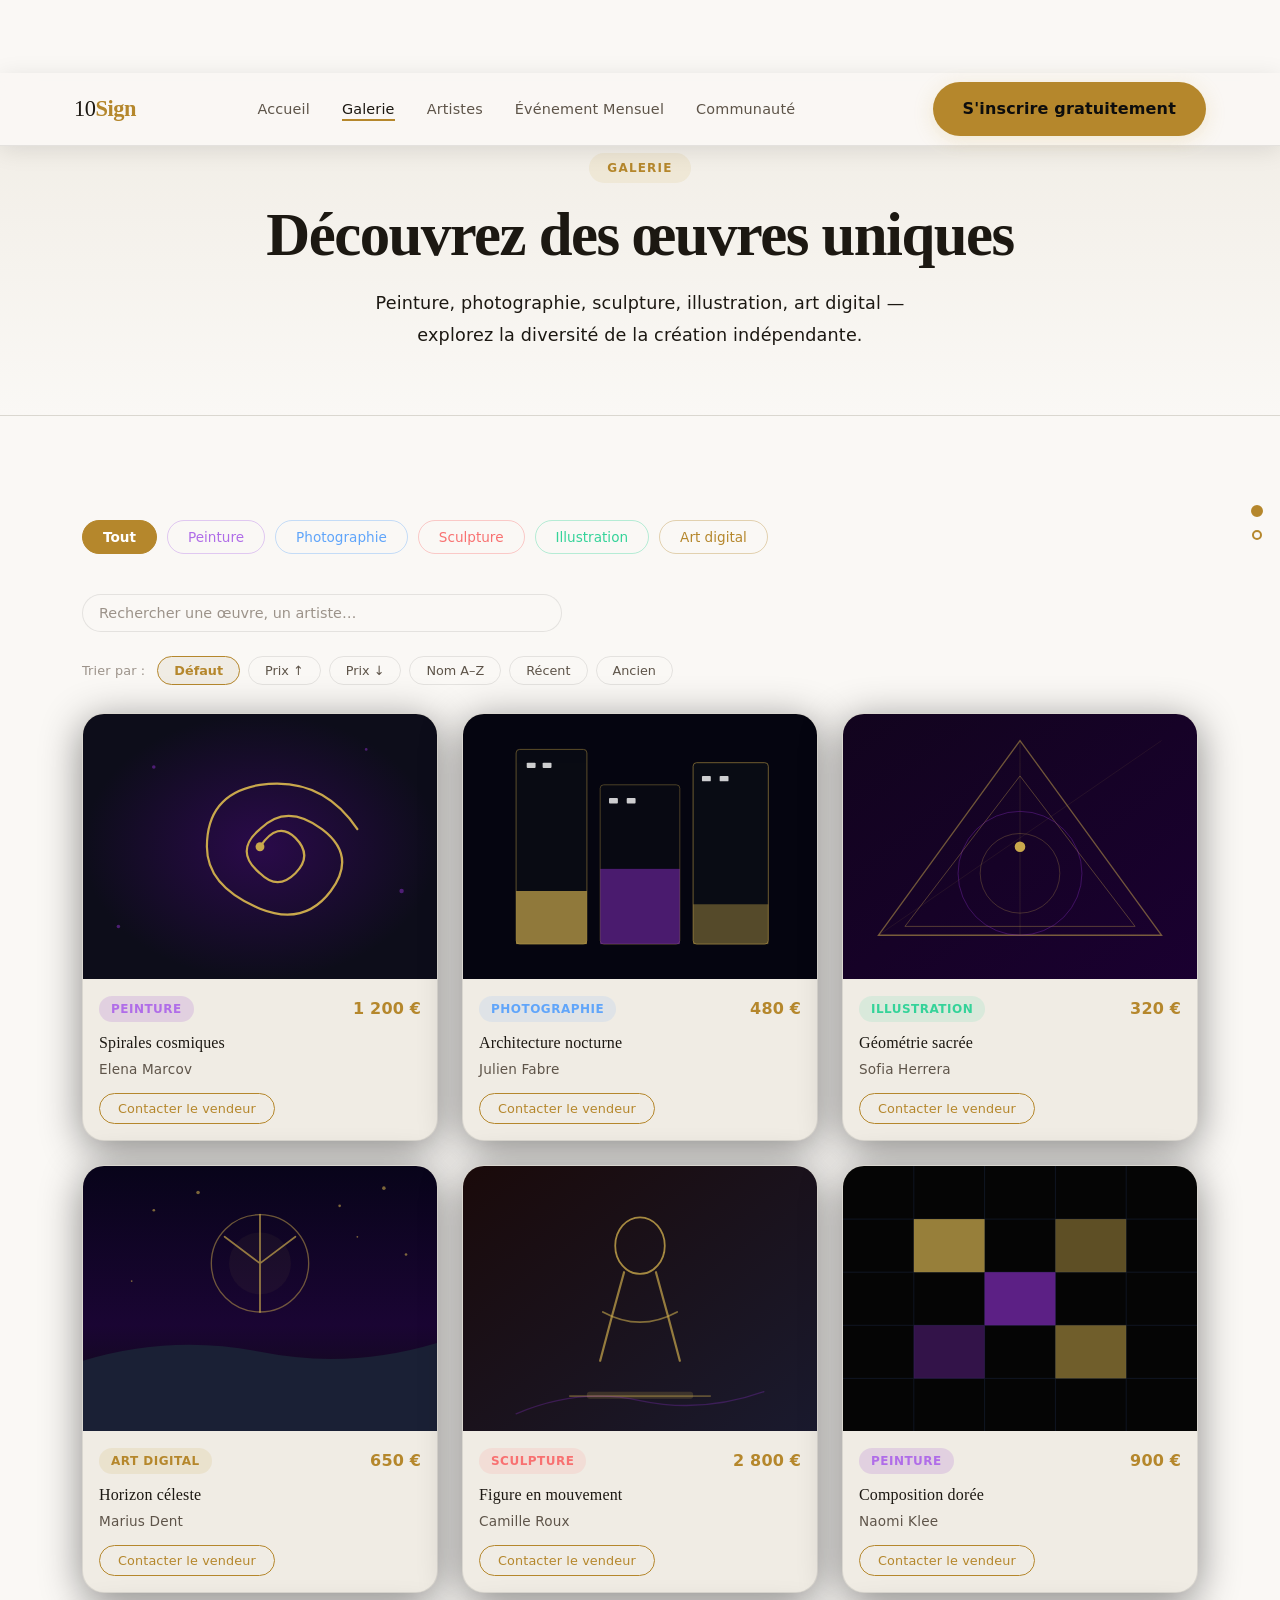
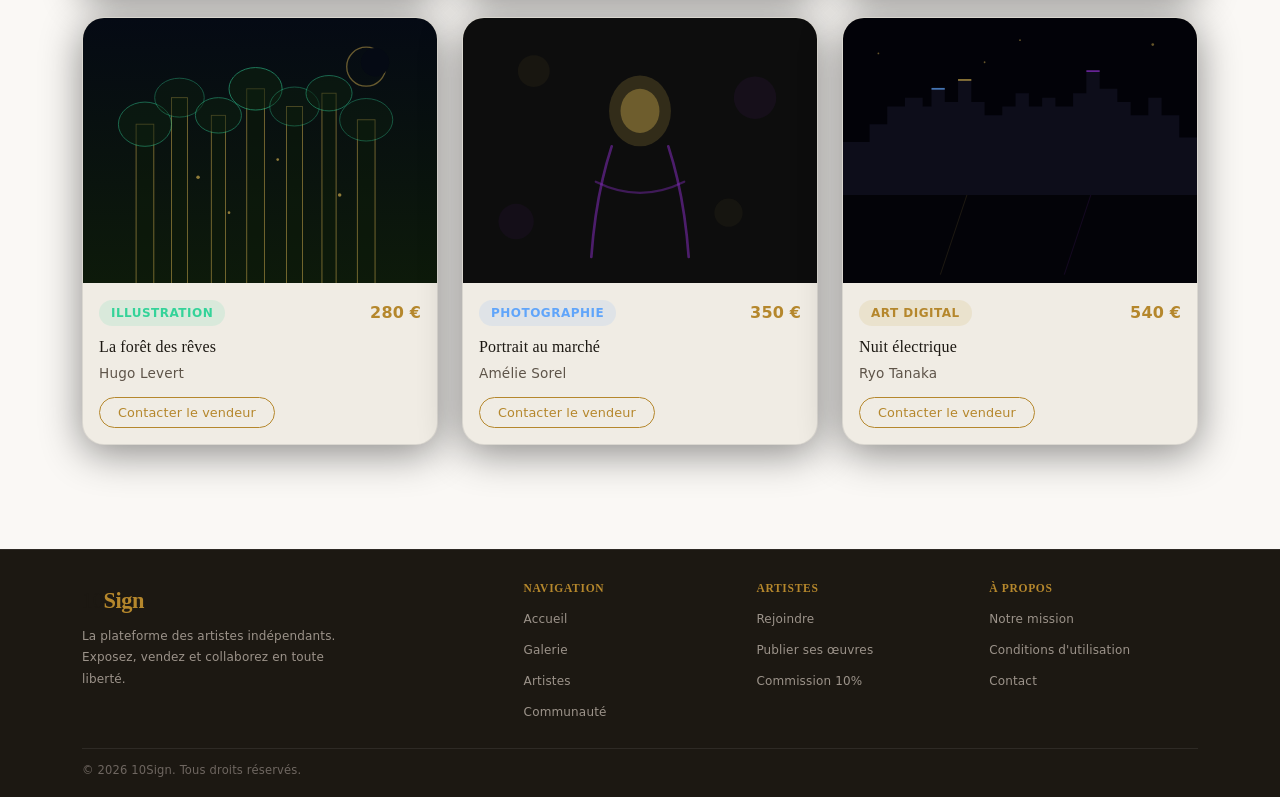
<file: galerie.html>
﻿<!DOCTYPE html>
<html lang="fr">
<head>
  <meta charset="UTF-8">
  <meta name="viewport" content="width=device-width, initial-scale=1.0">
  <meta name="robots" content="index, follow">
  <title>Galerie — 10Sign | Découvrez des œuvres d'artistes indépendants</title>
  <meta name="description" content="Explorez des centaines d'œuvres originales : peinture, photographie, sculpture, illustration et art digital. Achetez directement auprès des artistes.">
  <link rel="canonical" href="https://10sign.fr/galerie.html">
  <meta property="og:site_name" content="10Sign">
  <meta property="og:type" content="website">
  <meta property="og:title" content="Galerie — 10Sign">
  <meta property="og:description" content="Explorez des centaines d'œuvres originales d'artistes indépendants.">
  <meta property="og:image" content="https://10sign.fr/og-image.jpg">
  <link rel="stylesheet" href="css/style.css">
</head>
<body>

<nav class="navbar" id="navbar">
  <div class="navbar__inner">
    <a href="index.html" class="navbar__logo">10<strong>Sign</strong></a>
    <ul class="navbar__links" id="navLinks">
      <li><a href="index.html">Accueil</a></li>
      <li><a href="galerie.html" class="active">Galerie</a></li>
      <li><a href="artistes.html">Artistes</a></li>
      <li><a href="challenge.html">Événement Mensuel</a></li>
      <li><a href="communaute.html">Communauté</a></li>
    </ul>
    <a href="choisir.html" class="btn-primary navbar__cta">S'inscrire gratuitement</a>
    <button class="navbar__burger" id="burger" aria-label="Menu"><span></span><span></span><span></span></button>
  </div>
</nav>

<!-- PAGE HERO -->
<section class="page-hero" id="gal-sec-hero">
  <div class="container">
    <div class="section-tag">Galerie</div>
    <h1>Découvrez des œuvres uniques</h1>
    <p>Peinture, photographie, sculpture, illustration, art digital — explorez la diversité de la création indépendante.</p>
  </div>
</section>

<!-- GALERIE -->
<section class="section" id="gal-sec-grid">
  <div class="container">
    <!-- Filtres -->
    <style>
      .filter-btn[data-filter="peinture"]           { color: #b06de8; border-color: rgba(176,109,232,.35); }
      .filter-btn[data-filter="peinture"]:hover     { color: #b06de8; border-color: #b06de8; }
      .filter-btn[data-filter="photographie"]       { color: #60a5fa; border-color: rgba(96,165,250,.35); }
      .filter-btn[data-filter="photographie"]:hover { color: #60a5fa; border-color: #60a5fa; }
      .filter-btn[data-filter="sculpture"]          { color: #f87171; border-color: rgba(248,113,113,.35); }
      .filter-btn[data-filter="sculpture"]:hover    { color: #f87171; border-color: #f87171; }
      .filter-btn[data-filter="illustration"]       { color: #34d399; border-color: rgba(52,211,153,.35); }
      .filter-btn[data-filter="illustration"]:hover { color: #34d399; border-color: #34d399; }
      .filter-btn[data-filter="digital"]            { color: #b5872c; border-color: rgba(181,135,44,.35); }
      .filter-btn[data-filter="digital"]:hover      { color: #b5872c; border-color: #b5872c; }
    </style>
    <div class="filters fade-in" id="galleryFilters">
      <button class="filter-btn active" data-filter="all">Tout</button>
      <button class="filter-btn" data-filter="peinture"     data-color="#b06de8">Peinture</button>
      <button class="filter-btn" data-filter="photographie" data-color="#60a5fa">Photographie</button>
      <button class="filter-btn" data-filter="sculpture"    data-color="#f87171">Sculpture</button>
      <button class="filter-btn" data-filter="illustration" data-color="#34d399">Illustration</button>
      <button class="filter-btn" data-filter="digital"      data-color="#b5872c">Art digital</button>
    </div>

    <!-- Recherche -->
    <div class="search-bar fade-in">
      <input type="search" class="search-bar__input" id="gallerySearch" placeholder="Rechercher une œuvre, un artiste…" aria-label="Rechercher dans la galerie">
    </div>

    <!-- Tri -->
    <div class="sort-controls fade-in">
      <span class="sort-controls__label">Trier par :</span>
      <button class="sort-btn active" data-sort="default">Défaut</button>
      <button class="sort-btn" data-sort="price-asc">Prix ↑</button>
      <button class="sort-btn" data-sort="price-desc">Prix ↓</button>
      <button class="sort-btn" data-sort="name-az">Nom A–Z</button>
      <button class="sort-btn" data-sort="date-recent">Récent</button>
      <button class="sort-btn" data-sort="date-old">Ancien</button>
    </div>

    <!-- Grille -->
    <div class="grid" id="galleryGrid">

      <!-- 1 -->
      <div class="card artwork-card grid-item fade-in" data-category="peinture"
           data-title="Spirales cosmiques" data-artist="Elena Marcov" data-price="1 200 €"
           data-desc="Acrylique sur toile, 80×80 cm. Une exploration des spirales et cycles de l'univers."
           data-slug="elena-marcov">
        <div style="overflow:hidden">
          <svg class="artwork-card__img" viewBox="0 0 400 300" xmlns="http://www.w3.org/2000/svg">
            <defs><radialGradient id="g1" cx="50%" cy="50%" r="50%"><stop offset="0%" stop-color="#2a0a4a"/><stop offset="100%" stop-color="#0d0d1a"/></radialGradient></defs>
            <rect width="400" height="300" fill="url(#g1)"/>
            <path d="M200 150 Q220 120 240 140 Q260 160 240 180 Q220 200 200 180 Q170 155 200 130 Q230 100 270 130 Q310 160 280 200 Q250 240 200 220 Q140 195 140 150 Q140 90 200 80 Q270 70 310 130" stroke="#c9a84c" stroke-width="2.5" fill="none" stroke-linecap="round"/>
            <circle cx="200" cy="150" r="5" fill="#c9a84c"/>
            <g fill="#8b2fc9" opacity=".5"><circle cx="80" cy="60" r="2"/><circle cx="320" cy="40" r="1.5"/><circle cx="360" cy="200" r="2.5"/><circle cx="40" cy="240" r="2"/></g>
          </svg>
        </div>
        <div class="artwork-card__body">
          <div class="artwork-card__meta"><span class="badge badge--violet">Peinture</span><span class="artwork-card__price">1 200 €</span></div>
          <div class="artwork-card__title">Spirales cosmiques</div>
          <div class="artwork-card__artist">Elena Marcov</div>
          <div class="artwork-card__action"><button class="btn-secondary" onclick="event.stopPropagation();window.location.href='mailto:contact@10sign.fr?subject=Spirales cosmiques'">Contacter le vendeur</button></div>
        </div>
      </div>

      <!-- 2 -->
      <div class="card artwork-card grid-item fade-in" data-category="photographie"
           data-title="Architecture nocturne" data-artist="Julien Fabre" data-price="480 €"
           data-desc="Photographie argentique, tirage Fine Art 60×80 cm. Série 'Béton lumineux'."
           data-slug="julien-fabre">
        <div style="overflow:hidden">
          <svg class="artwork-card__img" viewBox="0 0 400 300" xmlns="http://www.w3.org/2000/svg">
            <rect width="400" height="300" fill="#050510"/>
            <rect x="60"  y="40"  width="80" height="220" rx="4" fill="#0d1117" stroke="#c9a84c" stroke-width="1" opacity=".5"/>
            <rect x="155" y="80"  width="90" height="180" rx="4" fill="#0d1117" stroke="#c9a84c" stroke-width="1" opacity=".4"/>
            <rect x="260" y="55"  width="85" height="205" rx="4" fill="#0d1117" stroke="#c9a84c" stroke-width="1" opacity=".6"/>
            <rect x="60"  y="200" width="80" height="60" fill="#c9a84c" opacity=".7"/>
            <rect x="155" y="175" width="90" height="85" fill="#8b2fc9" opacity=".5"/>
            <rect x="260" y="215" width="85" height="45" fill="#c9a84c" opacity=".4"/>
            <g fill="#ffffff" opacity=".8">
              <rect x="72"  y="55"  width="10" height="6" rx="1"/>
              <rect x="90"  y="55"  width="10" height="6" rx="1"/>
              <rect x="165" y="95"  width="10" height="6" rx="1"/>
              <rect x="185" y="95"  width="10" height="6" rx="1"/>
              <rect x="270" y="70"  width="10" height="6" rx="1"/>
              <rect x="290" y="70"  width="10" height="6" rx="1"/>
            </g>
          </svg>
        </div>
        <div class="artwork-card__body">
          <div class="artwork-card__meta"><span class="badge badge--blue">Photographie</span><span class="artwork-card__price">480 €</span></div>
          <div class="artwork-card__title">Architecture nocturne</div>
          <div class="artwork-card__artist">Julien Fabre</div>
          <div class="artwork-card__action"><button class="btn-secondary" onclick="event.stopPropagation();window.location.href='mailto:contact@10sign.fr?subject=Architecture nocturne'">Contacter le vendeur</button></div>
        </div>
      </div>

      <!-- 3 -->
      <div class="card artwork-card grid-item fade-in" data-category="illustration"
           data-title="Géométrie sacrée" data-artist="Sofia Herrera" data-price="320 €"
           data-desc="Illustration numérique imprimée sur papier d'art 50×50 cm. Tirage limité à 20 exemplaires."
           data-slug="sofia-herrera">
        <div style="overflow:hidden">
          <svg class="artwork-card__img" viewBox="0 0 400 300" xmlns="http://www.w3.org/2000/svg">
            <defs><linearGradient id="g3" x1="0" y1="0" x2="1" y2="1"><stop offset="0%" stop-color="#12041e"/><stop offset="100%" stop-color="#1a0030"/></linearGradient></defs>
            <rect width="400" height="300" fill="url(#g3)"/>
            <polygon points="200,30 360,250 40,250" fill="none" stroke="#c9a84c" stroke-width="1.5" opacity=".5"/>
            <polygon points="200,70 330,240 70,240" fill="none" stroke="#c9a84c" stroke-width="1" opacity=".4"/>
            <circle cx="200" cy="180" r="70" fill="none" stroke="#8b2fc9" stroke-width="1" opacity=".4"/>
            <circle cx="200" cy="180" r="45" fill="none" stroke="#c9a84c" stroke-width="1" opacity=".3"/>
            <line x1="200" y1="30" x2="200" y2="250" stroke="#c9a84c" stroke-width=".5" opacity=".3"/>
            <line x1="40"  y1="250" x2="360" y2="250" stroke="#c9a84c" stroke-width=".5" opacity=".3"/>
            <line x1="40"  y1="250" x2="360" y2="30"  stroke="#c9a84c" stroke-width=".5" opacity=".2"/>
            <circle cx="200" cy="150" r="6" fill="#c9a84c"/>
          </svg>
        </div>
        <div class="artwork-card__body">
          <div class="artwork-card__meta"><span class="badge badge--green">Illustration</span><span class="artwork-card__price">320 €</span></div>
          <div class="artwork-card__title">Géométrie sacrée</div>
          <div class="artwork-card__artist">Sofia Herrera</div>
          <div class="artwork-card__action"><button class="btn-secondary" onclick="event.stopPropagation();window.location.href='mailto:contact@10sign.fr?subject=Géométrie sacrée'">Contacter le vendeur</button></div>
        </div>
      </div>

      <!-- 4 -->
      <div class="card artwork-card grid-item fade-in" data-category="digital"
           data-title="Horizon céleste" data-artist="Marius Dent" data-price="650 €"
           data-desc="Art digital, impression sur aluminium brossé 70×100 cm. Signé et numéroté."
           data-slug="marius-dent">
        <div style="overflow:hidden">
          <svg class="artwork-card__img" viewBox="0 0 400 300" xmlns="http://www.w3.org/2000/svg">
            <defs>
              <linearGradient id="sky4" x1="0" y1="0" x2="0" y2="1"><stop offset="0%" stop-color="#08041a"/><stop offset="60%" stop-color="#1a0533"/><stop offset="100%" stop-color="#0d0d0d"/></linearGradient>
            </defs>
            <rect width="400" height="300" fill="url(#sky4)"/>
            <path d="M0 220 Q100 190 200 210 Q300 230 400 200 L400 300 L0 300 Z" fill="#1a2035"/>
            <circle cx="200" cy="110" r="55" fill="none" stroke="#c9a84c" stroke-width="1.5" opacity=".5"/>
            <circle cx="200" cy="110" r="35" fill="rgba(201,168,76,.05)"/>
            <path d="M200 55 L200 110 M160 80 L200 110 M240 80 L200 110 M200 110 L200 165" stroke="#c9a84c" stroke-width="2" stroke-linecap="round" opacity=".7"/>
            <g fill="#c9a84c" opacity=".6"><circle cx="80" cy="50" r="1.5"/><circle cx="130" cy="30" r="2"/><circle cx="290" cy="45" r="1.5"/><circle cx="340" cy="25" r="2"/><circle cx="55" cy="130" r="1"/><circle cx="365" cy="100" r="1.5"/><circle cx="310" cy="80" r="1"/></g>
          </svg>
        </div>
        <div class="artwork-card__body">
          <div class="artwork-card__meta"><span class="badge badge--gold">Art digital</span><span class="artwork-card__price">650 €</span></div>
          <div class="artwork-card__title">Horizon céleste</div>
          <div class="artwork-card__artist">Marius Dent</div>
          <div class="artwork-card__action"><button class="btn-secondary" onclick="event.stopPropagation();window.location.href='mailto:contact@10sign.fr?subject=Horizon céleste'">Contacter le vendeur</button></div>
        </div>
      </div>

      <!-- 5 -->
      <div class="card artwork-card grid-item fade-in" data-category="sculpture"
           data-title="Figure en mouvement" data-artist="Camille Roux" data-price="2 800 €"
           data-desc="Bronze patiné, hauteur 45 cm, socle inclus. Tirage unique."
           data-slug="camille-roux">
        <div style="overflow:hidden">
          <svg class="artwork-card__img" viewBox="0 0 400 300" xmlns="http://www.w3.org/2000/svg">
            <defs><linearGradient id="g5" x1="0" y1="0" x2="1" y2="1"><stop offset="0%" stop-color="#1a0a0a"/><stop offset="100%" stop-color="#1a1a2e"/></linearGradient></defs>
            <rect width="400" height="300" fill="url(#g5)"/>
            <ellipse cx="200" cy="90" rx="28" ry="32" fill="none" stroke="#c9a84c" stroke-width="2" opacity=".8"/>
            <path d="M182 120 Q168 170 155 220 M218 120 Q232 170 245 220" stroke="#c9a84c" stroke-width="2.5" fill="none" stroke-linecap="round" opacity=".7"/>
            <path d="M158 165 Q200 188 242 165" stroke="#c9a84c" stroke-width="2" fill="none" stroke-linecap="round" opacity=".6"/>
            <line x1="120" y1="260" x2="280" y2="260" stroke="#c9a84c" stroke-width="2" opacity=".4"/>
            <rect x="140" y="255" width="120" height="8" rx="3" fill="#c9a84c" opacity=".2"/>
            <path d="M60 280 Q130 250 200 265 Q270 280 340 255" stroke="#8b2fc9" stroke-width="1.5" fill="none" stroke-linecap="round" opacity=".3"/>
          </svg>
        </div>
        <div class="artwork-card__body">
          <div class="artwork-card__meta"><span class="badge badge--red">Sculpture</span><span class="artwork-card__price">2 800 €</span></div>
          <div class="artwork-card__title">Figure en mouvement</div>
          <div class="artwork-card__artist">Camille Roux</div>
          <div class="artwork-card__action"><button class="btn-secondary" onclick="event.stopPropagation();window.location.href='mailto:contact@10sign.fr?subject=Figure en mouvement'">Contacter le vendeur</button></div>
        </div>
      </div>

      <!-- 6 -->
      <div class="card artwork-card grid-item fade-in" data-category="peinture"
           data-title="Composition dorée" data-artist="Naomi Klee" data-price="900 €"
           data-desc="Huile sur toile 60×60 cm. Inspirée des peintres minimalistes du XXe siècle."
           data-slug="naomi-klee">
        <div style="overflow:hidden">
          <svg class="artwork-card__img" viewBox="0 0 400 300" xmlns="http://www.w3.org/2000/svg">
            <rect width="400" height="300" fill="#050505"/>
            <g stroke="#111827" stroke-width="1"><line x1="0" y1="60" x2="400" y2="60"/><line x1="0" y1="120" x2="400" y2="120"/><line x1="0" y1="180" x2="400" y2="180"/><line x1="0" y1="240" x2="400" y2="240"/><line x1="80" y1="0" x2="80" y2="300"/><line x1="160" y1="0" x2="160" y2="300"/><line x1="240" y1="0" x2="240" y2="300"/><line x1="320" y1="0" x2="320" y2="300"/></g>
            <rect x="80"  y="60"  width="80" height="60" fill="#c9a84c" opacity=".75"/>
            <rect x="160" y="120" width="80" height="60" fill="#8b2fc9" opacity=".65"/>
            <rect x="240" y="60"  width="80" height="60" fill="#c9a84c" opacity=".45"/>
            <rect x="80"  y="180" width="80" height="60" fill="#8b2fc9" opacity=".35"/>
            <rect x="240" y="180" width="80" height="60" fill="#c9a84c" opacity=".55"/>
          </svg>
        </div>
        <div class="artwork-card__body">
          <div class="artwork-card__meta"><span class="badge badge--violet">Peinture</span><span class="artwork-card__price">900 €</span></div>
          <div class="artwork-card__title">Composition dorée</div>
          <div class="artwork-card__artist">Naomi Klee</div>
          <div class="artwork-card__action"><button class="btn-secondary" onclick="event.stopPropagation();window.location.href='mailto:contact@10sign.fr?subject=Composition dorée'">Contacter le vendeur</button></div>
        </div>
      </div>

      <!-- 7 -->
      <div class="card artwork-card grid-item fade-in" data-category="illustration"
           data-title="La forêt des rêves" data-artist="Hugo Levert" data-price="280 €"
           data-desc="Illustration à l'encre de chine et aquarelle numérique, 40×60 cm."
           data-slug="hugo-levert">
        <div style="overflow:hidden">
          <svg class="artwork-card__img" viewBox="0 0 400 300" xmlns="http://www.w3.org/2000/svg">
            <defs><linearGradient id="g7" x1="0" y1="0" x2="0" y2="1"><stop offset="0%" stop-color="#050a14"/><stop offset="100%" stop-color="#0d1a0a"/></linearGradient></defs>
            <rect width="400" height="300" fill="url(#g7)"/>
            <g fill="#0d1a0a" stroke="#c9a84c" stroke-width="1" opacity=".6">
              <rect x="60"  y="120" width="20" height="180"/>
              <rect x="100" y="90"  width="18" height="210"/>
              <rect x="145" y="110" width="16" height="190"/>
              <rect x="185" y="80"  width="20" height="220"/>
              <rect x="230" y="100" width="18" height="200"/>
              <rect x="270" y="85"  width="16" height="215"/>
              <rect x="310" y="115" width="20" height="185"/>
            </g>
            <!-- foliage -->
            <ellipse cx="70"  cy="120" rx="30" ry="25" fill="#0d2010" stroke="#34d399" stroke-width="1" opacity=".5"/>
            <ellipse cx="109" cy="90"  rx="28" ry="22" fill="#0d2010" stroke="#34d399" stroke-width="1" opacity=".4"/>
            <ellipse cx="153" cy="110" rx="26" ry="20" fill="#0d2010" stroke="#34d399" stroke-width="1" opacity=".5"/>
            <ellipse cx="195" cy="80"  rx="30" ry="24" fill="#0d2010" stroke="#34d399" stroke-width="1" opacity=".6"/>
            <ellipse cx="239" cy="100" rx="28" ry="22" fill="#0d2010" stroke="#34d399" stroke-width="1" opacity=".4"/>
            <ellipse cx="278" cy="85"  rx="26" ry="20" fill="#0d2010" stroke="#34d399" stroke-width="1" opacity=".5"/>
            <ellipse cx="320" cy="115" rx="30" ry="24" fill="#0d2010" stroke="#34d399" stroke-width="1" opacity=".4"/>
            <!-- moon -->
            <circle cx="320" cy="55" r="22" fill="none" stroke="#c9a84c" stroke-width="1.5" opacity=".5"/>
            <circle cx="330" cy="50" r="16" fill="#050a14"/>
            <!-- fireflies -->
            <g fill="#c9a84c" opacity=".7"><circle cx="130" cy="180" r="2"/><circle cx="220" cy="160" r="1.5"/><circle cx="290" cy="200" r="2"/><circle cx="165" cy="220" r="1.5"/></g>
          </svg>
        </div>
        <div class="artwork-card__body">
          <div class="artwork-card__meta"><span class="badge badge--green">Illustration</span><span class="artwork-card__price">280 €</span></div>
          <div class="artwork-card__title">La forêt des rêves</div>
          <div class="artwork-card__artist">Hugo Levert</div>
          <div class="artwork-card__action"><button class="btn-secondary" onclick="event.stopPropagation();window.location.href='mailto:contact@10sign.fr?subject=La forêt des rêves'">Contacter le vendeur</button></div>
        </div>
      </div>

      <!-- 8 -->
      <div class="card artwork-card grid-item fade-in" data-category="photographie"
           data-title="Portrait au marché" data-artist="Amélie Sorel" data-price="350 €"
           data-desc="Photographie couleur, tirage pigmentaire 50×70 cm, signé."
           data-slug="">
        <div style="overflow:hidden">
          <svg class="artwork-card__img" viewBox="0 0 400 300" xmlns="http://www.w3.org/2000/svg">
            <rect width="400" height="300" fill="#0d0d0d"/>
            <!-- figure -->
            <ellipse cx="200" cy="105" rx="35" ry="40" fill="#c9a84c" opacity=".2"/>
            <ellipse cx="200" cy="105" rx="22" ry="25" fill="#c9a84c" opacity=".4"/>
            <path d="M168 145 Q150 200 145 270 M232 145 Q250 200 255 270" stroke="#8b2fc9" stroke-width="3" fill="none" stroke-linecap="round" opacity=".5"/>
            <path d="M150 185 Q200 210 250 185" stroke="#8b2fc9" stroke-width="2.5" fill="none" stroke-linecap="round" opacity=".4"/>
            <!-- background bokeh -->
            <circle cx="80"  cy="60"  r="18" fill="#c9a84c" opacity=".06"/>
            <circle cx="330" cy="90"  r="24" fill="#8b2fc9" opacity=".07"/>
            <circle cx="300" cy="220" r="16" fill="#c9a84c" opacity=".05"/>
            <circle cx="60"  cy="230" r="20" fill="#8b2fc9" opacity=".06"/>
          </svg>
        </div>
        <div class="artwork-card__body">
          <div class="artwork-card__meta"><span class="badge badge--blue">Photographie</span><span class="artwork-card__price">350 €</span></div>
          <div class="artwork-card__title">Portrait au marché</div>
          <div class="artwork-card__artist">Amélie Sorel</div>
          <div class="artwork-card__action"><button class="btn-secondary" onclick="event.stopPropagation();window.location.href='mailto:contact@10sign.fr?subject=Portrait au marché'">Contacter le vendeur</button></div>
        </div>
      </div>

      <!-- 9 -->
      <div class="card artwork-card grid-item fade-in" data-category="digital"
           data-title="Nuit électrique" data-artist="Ryo Tanaka" data-price="540 €"
           data-desc="Art digital, impression Giclée sur toile 80×80 cm. Série 'Tokyo Dreams'."
           data-slug="ryo-tanaka">
        <div style="overflow:hidden">
          <svg class="artwork-card__img" viewBox="0 0 400 300" xmlns="http://www.w3.org/2000/svg">
            <rect width="400" height="300" fill="#020208"/>
            <!-- city silhouette -->
            <path d="M0 200 L0 140 L30 140 L30 120 L50 120 L50 100 L70 100 L70 90 L90 90 L90 100 L100 100 L100 80 L115 80 L115 95 L130 95 L130 70 L145 70 L145 95 L160 95 L160 110 L180 110 L180 100 L195 100 L195 85 L210 85 L210 100 L225 100 L225 90 L240 90 L240 100 L260 100 L260 85 L275 85 L275 60 L290 60 L290 80 L310 80 L310 95 L325 95 L325 110 L345 110 L345 90 L360 90 L360 110 L380 110 L380 135 L400 135 L400 200 Z" fill="#0d0d1a"/>
            <!-- neon lights -->
            <g opacity=".7">
              <line x1="275" y1="60" x2="290" y2="60" stroke="#8b2fc9" stroke-width="2"/>
              <line x1="130" y1="70" x2="145" y2="70" stroke="#c9a84c" stroke-width="2"/>
              <line x1="100" y1="80" x2="115" y2="80" stroke="#60a5fa" stroke-width="2"/>
            </g>
            <!-- reflections on ground -->
            <path d="M0 200 L400 200 L400 300 L0 300 Z" fill="#030308"/>
            <line x1="140" y1="200" x2="110" y2="290" stroke="#c9a84c" stroke-width="1" opacity=".15"/>
            <line x1="280" y1="200" x2="250" y2="290" stroke="#8b2fc9" stroke-width="1" opacity=".15"/>
            <!-- stars -->
            <g fill="#c9a84c" opacity=".5"><circle cx="40" cy="40" r="1"/><circle cx="350" cy="30" r="1.5"/><circle cx="200" cy="25" r="1"/><circle cx="160" cy="50" r="1"/></g>
          </svg>
        </div>
        <div class="artwork-card__body">
          <div class="artwork-card__meta"><span class="badge badge--gold">Art digital</span><span class="artwork-card__price">540 €</span></div>
          <div class="artwork-card__title">Nuit électrique</div>
          <div class="artwork-card__artist">Ryo Tanaka</div>
          <div class="artwork-card__action"><button class="btn-secondary" onclick="event.stopPropagation();window.location.href='mailto:contact@10sign.fr?subject=Nuit électrique'">Contacter le vendeur</button></div>
        </div>
      </div>

    </div><!-- /grid -->
  </div>
</section>

<!-- LIGHTBOX -->
<div class="modal-overlay" id="lightbox" role="dialog" aria-modal="true">
  <div class="modal" id="lightboxModal">
    <button class="modal__close" id="lightboxClose" aria-label="Fermer">✕</button>
    <div id="lightboxImg" style="background:#0d0d0d;min-height:300px;display:flex;align-items:center;justify-content:center;"></div>
    <div class="modal__body">
      <span class="badge badge--violet" id="lightboxCat">Catégorie</span>
      <div class="modal__title"  id="lightboxTitle">Titre</div>
      <div class="modal__artist" id="lightboxArtist">Artiste</div>
      <div class="modal__price"  id="lightboxPrice">Prix</div>
      <div class="modal__desc"   id="lightboxDesc">Description</div>
      <div class="lightbox-actions">
        <a href="#" class="btn-primary" id="lightboxContact">Contacter le vendeur</a>
        <a href="#" class="btn-secondary" id="lightboxPortfolio">Voir le portfolio</a>
      </div>
    </div>
  </div>
</div>

<!-- FOOTER -->
<footer class="footer">
  <div class="container">
    <div class="footer__grid">
      <div class="footer__brand">
        <a href="index.html" class="navbar__logo">10<strong>Sign</strong></a>
        <p>La plateforme des artistes indépendants. Exposez, vendez et collaborez en toute liberté.</p>
      </div>
      <div class="footer__col"><h4>Navigation</h4><ul><li><a href="index.html">Accueil</a></li><li><a href="galerie.html">Galerie</a></li><li><a href="artistes.html">Artistes</a></li><li><a href="communaute.html">Communauté</a></li></ul></div>
      <div class="footer__col"><h4>Artistes</h4><ul><li><a href="rejoindre.html">Rejoindre</a></li><li><a href="rejoindre.html">Publier ses œuvres</a></li><li><a href="#">Commission 10%</a></li></ul></div>
      <div class="footer__col"><h4>À propos</h4><ul><li><a href="#">Notre mission</a></li><li><a href="#">Conditions d'utilisation</a></li><li><a href="#">Contact</a></li></ul></div>
    </div>
    <div class="footer__bottom"><span>© 2026 10Sign. Tous droits réservés.</span></div>
  </div>
</footer>

<nav class="nav-dots" aria-label="Navigation par section"></nav>
<script src="js/nav-dots.js"></script>
<script src="js/main.js"></script>
</body>
</html>
</file>
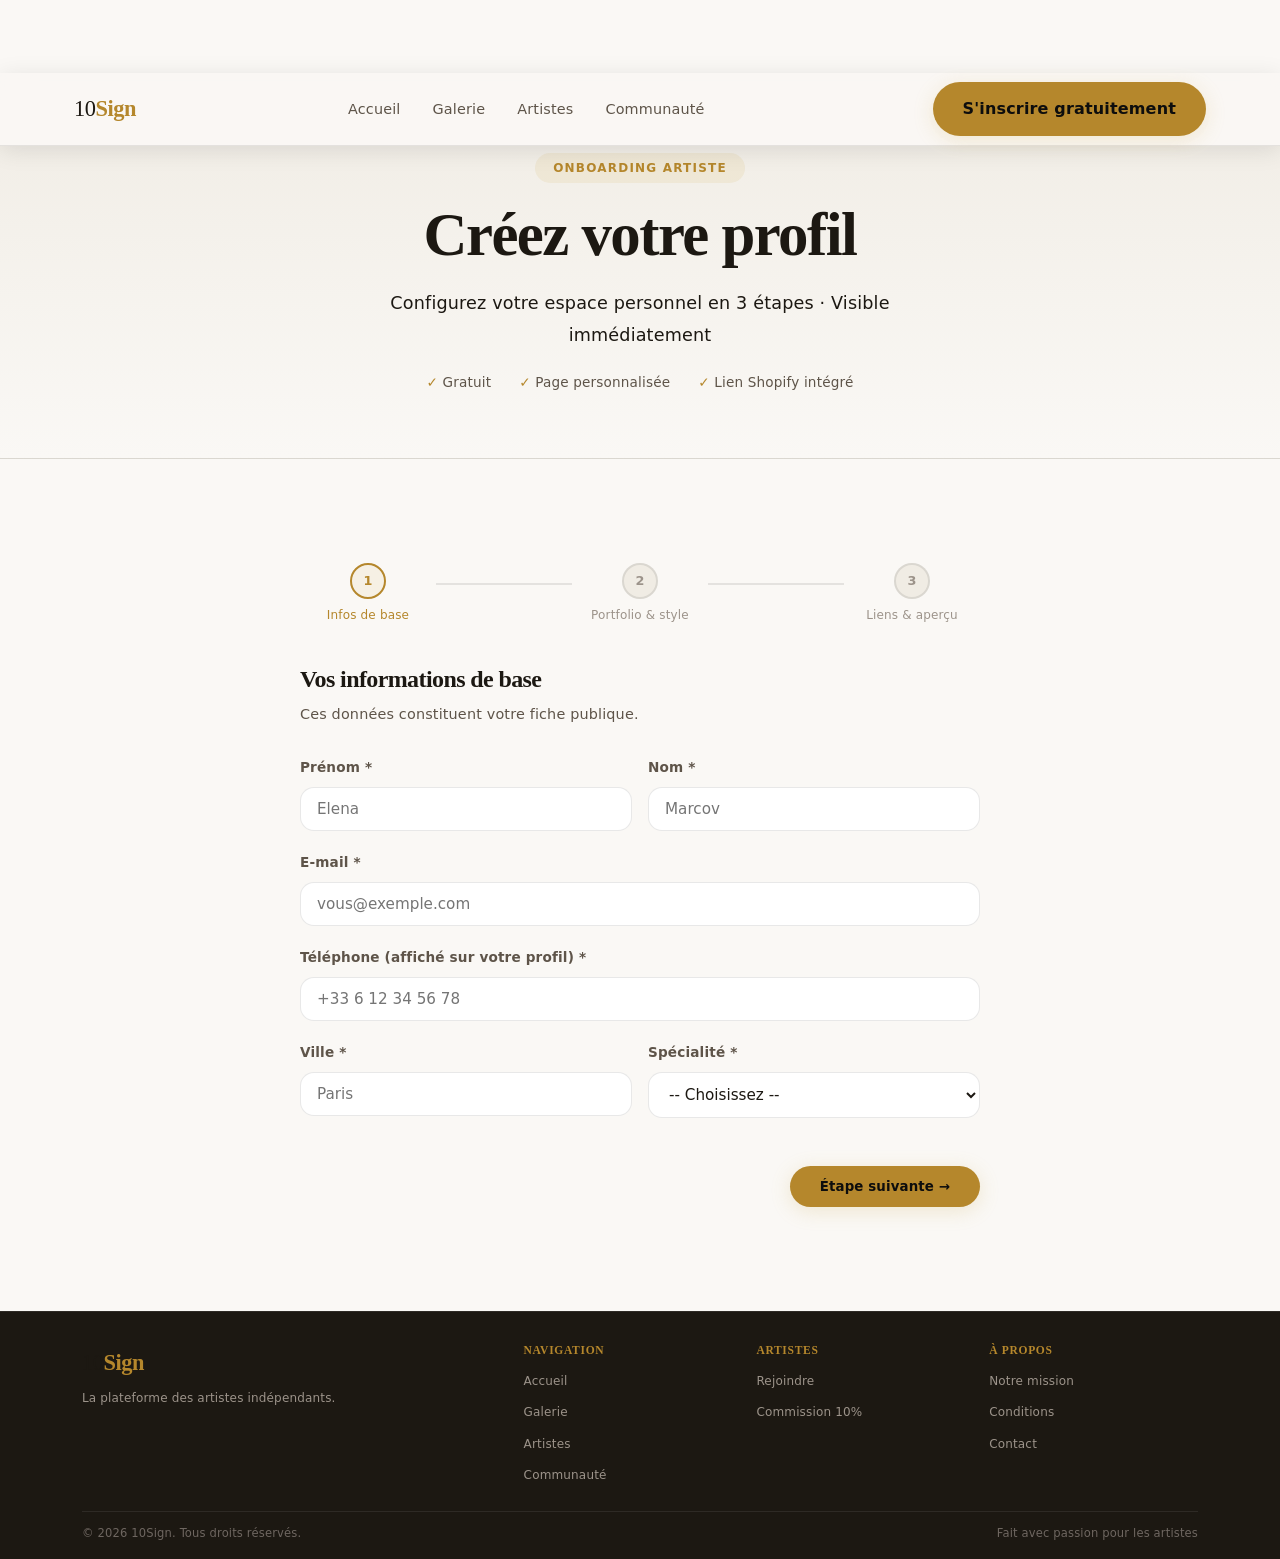
<file: inscription-artiste.html>
﻿<!DOCTYPE html>
<html lang="fr">
<head>
  <meta charset="UTF-8">
  <meta name="viewport" content="width=device-width, initial-scale=1.0">
  <title>Inscription artiste — 10Sign</title>
  <meta name="description" content="Créez votre profil artiste complet sur 10Sign : informations, portfolio, personnalisation et liens.">
  <link rel="stylesheet" href="css/style.css">
</head>
<body>

<!-- NAVBAR -->
<nav class="navbar" id="navbar">
  <div class="navbar__inner">
    <a href="index.html" class="navbar__logo">10<strong>Sign</strong></a>
    <ul class="navbar__links" id="navLinks">
      <li><a href="index.html">Accueil</a></li>
      <li><a href="galerie.html">Galerie</a></li>
      <li><a href="artistes.html">Artistes</a></li>
      <li><a href="communaute.html">Communauté</a></li>
    </ul>
    <a href="choisir.html" class="btn-primary navbar__cta">S'inscrire gratuitement</a>
    <button class="navbar__burger" id="burger" aria-label="Menu"><span></span><span></span><span></span></button>
  </div>
</nav>

<!-- HERO -->
<section class="page-hero">
  <div class="container">
    <div class="section-tag">Onboarding artiste</div>
    <h1>Créez votre profil</h1>
    <p>Configurez votre espace personnel en 3 étapes · Visible immédiatement</p>
    <div style="display:flex;justify-content:center;gap:28px;margin-top:20px;flex-wrap:wrap;">
      <span style="font-size:.85rem;color:var(--text-mid)"><span style="color:var(--gold)">✓</span> Gratuit</span>
      <span style="font-size:.85rem;color:var(--text-mid)"><span style="color:var(--gold)">✓</span> Page personnalisée</span>
      <span style="font-size:.85rem;color:var(--text-mid)"><span style="color:var(--gold)">✓</span> Lien Shopify intégré</span>
    </div>
  </div>
</section>

<!-- FORMULAIRE -->
<section class="section">
  <div class="container">
    <div class="form-wrapper">

      <!-- Progression -->
      <div class="form-progress" id="formProgress">
        <div class="form-progress__step active" id="step-dot-1">
          <div class="form-progress__dot">1</div>
          <div class="form-progress__label">Infos de base</div>
        </div>
        <div class="form-progress__line" id="line-1"></div>
        <div class="form-progress__step" id="step-dot-2">
          <div class="form-progress__dot">2</div>
          <div class="form-progress__label">Portfolio & style</div>
        </div>
        <div class="form-progress__line" id="line-2"></div>
        <div class="form-progress__step" id="step-dot-3">
          <div class="form-progress__dot">3</div>
          <div class="form-progress__label">Liens & aperçu</div>
        </div>
      </div>

      <form id="inscriptionForm" novalidate>

        <!-- ══ ÉTAPE 1 — Infos de base ══════════════════════ -->
        <div class="form-step active" id="step1">
          <h2 style="margin-bottom:8px;font-size:1.5rem">Vos informations de base</h2>
          <p style="margin-bottom:28px;font-size:.9rem">Ces données constituent votre fiche publique.</p>

          <div class="form-row">
            <div class="form-group" id="fg-prenom">
              <label for="prenom">Prénom *</label>
              <input type="text" id="prenom" name="prenom" placeholder="Elena" required>
              <div class="form-error">Champ requis.</div>
            </div>
            <div class="form-group" id="fg-nom">
              <label for="nom">Nom *</label>
              <input type="text" id="nom" name="nom" placeholder="Marcov" required>
              <div class="form-error">Champ requis.</div>
            </div>
          </div>

          <div class="form-group" id="fg-email">
            <label for="email">E-mail *</label>
            <input type="email" id="email" name="email" placeholder="vous@exemple.com" required>
            <div class="form-error">E-mail invalide.</div>
          </div>

          <div class="form-group" id="fg-tel">
            <label for="tel">Téléphone (affiché sur votre profil) *</label>
            <input type="tel" id="tel" name="tel" placeholder="+33 6 12 34 56 78" required>
            <div class="form-error">Champ requis.</div>
          </div>

          <div class="form-row">
            <div class="form-group" id="fg-ville">
              <label for="ville">Ville *</label>
              <input type="text" id="ville" name="ville" placeholder="Paris" required>
              <div class="form-error">Champ requis.</div>
            </div>
            <div class="form-group" id="fg-specialite">
              <label for="specialite">Spécialité *</label>
              <select id="specialite" name="specialite" required>
                <option value="">-- Choisissez --</option>
                <option value="Peintre">Peintre</option>
                <option value="Photographe">Photographe</option>
                <option value="Sculpteur">Sculpteur</option>
                <option value="Illustrateur">Illustrateur / Illustratrice</option>
                <option value="Artiste digital">Artiste digital</option>
                <option value="Impressions florales">Impressions florales</option>
                <option value="Objets personnalisables">Objets personnalisables</option>
                <option value="Autre">Autre</option>
              </select>
              <div class="form-error">Champ requis.</div>
            </div>
          </div>

          <div class="form-nav">
            <span></span>
            <button type="button" class="btn-primary" id="next1">Étape suivante →</button>
          </div>
        </div>

        <!-- ══ ÉTAPE 2 — Portfolio & personnalisation ════════ -->
        <div class="form-step" id="step2">
          <h2 style="margin-bottom:8px;font-size:1.5rem">Portfolio & personnalisation</h2>
          <p style="margin-bottom:28px;font-size:.9rem">Donnez un visage à votre espace.</p>

          <!-- Upload photos portfolio -->
          <div class="form-group">
            <label>Photos de vos œuvres (optionnel)</label>
            <div class="upload-zone">
              <input type="file" id="portfolio" name="portfolio" accept="image/*" multiple>
              <div class="upload-zone__icon">🖼️</div>
              <div class="upload-zone__label">Glissez vos photos ici ou cliquez pour sélectionner</div>
              <div class="upload-zone__sub">JPG, PNG, WebP · max 5 Mo par fichier</div>
            </div>
            <div id="portfolioPreview" style="display:flex;gap:8px;flex-wrap:wrap;margin-top:10px;"></div>
          </div>

          <!-- Bio longue -->
          <div class="form-group" id="fg-bio">
            <label for="bio">Biographie détaillée *</label>
            <textarea id="bio" name="bio" rows="5" placeholder="Parlez de votre parcours, vos influences, votre technique…" required></textarea>
            <div class="form-error">Champ requis.</div>
          </div>

          <!-- Couleur dominante -->
          <div class="form-group">
            <label>Couleur dominante de votre page *</label>
            <p style="font-size:.82rem;color:var(--text-dim);margin-bottom:8px">Elle sera utilisée pour votre bannière et vos boutons.</p>
            <div class="color-picker-row" id="colorPicker">
              <div class="color-swatch active" data-color="#c9a84c" style="background:#c9a84c" title="Or"></div>
              <div class="color-swatch" data-color="#8b2fc9" style="background:#8b2fc9" title="Violet"></div>
              <div class="color-swatch" data-color="#2dd4bf" style="background:#2dd4bf" title="Teal"></div>
              <div class="color-swatch" data-color="#60a5fa" style="background:#60a5fa" title="Bleu"></div>
              <div class="color-swatch" data-color="#34d399" style="background:#34d399" title="Vert"></div>
              <div class="color-swatch" data-color="#f87171" style="background:#f87171" title="Rouge"></div>
              <div class="color-swatch" data-color="#f59e0b" style="background:#f59e0b" title="Ambre"></div>
              <div class="color-swatch" data-color="#a78bfa" style="background:#a78bfa" title="Lavande"></div>
            </div>
            <input type="hidden" id="couleurDominante" name="couleurDominante" value="#c9a84c">
          </div>

          <!-- Aperçu live -->
          <div class="preview-card">
            <h4>Aperçu de votre profil</h4>
            <div class="preview-banner" id="previewBanner" style="background:linear-gradient(135deg,#c9a84c33,#c9a84c08)"></div>
            <div class="preview-name" id="previewName">Votre Nom</div>
            <div class="preview-sub" id="previewSub">Votre spécialité · Votre ville</div>
          </div>

          <div class="form-nav">
            <button type="button" class="btn-secondary" id="prev2">← Retour</button>
            <button type="button" class="btn-primary"   id="next2">Étape suivante →</button>
          </div>
        </div>

        <!-- ══ ÉTAPE 3 — Liens + prévisualisation ═══════════ -->
        <div class="form-step" id="step3">
          <h2 style="margin-bottom:8px;font-size:1.5rem">Liens & finalisation</h2>
          <p style="margin-bottom:28px;font-size:.9rem">Connectez vos réseaux et prévisualisez votre page.</p>

          <div class="form-group">
            <label for="instagram">Instagram (optionnel)</label>
            <input type="url" id="instagram" name="instagram" placeholder="https://instagram.com/votre_compte">
          </div>

          <div class="form-group" id="fg-emailPublic">
            <label for="emailPublic">E-mail public affiché sur votre profil *</label>
            <input type="email" id="emailPublic" name="emailPublic" placeholder="contact@votre-site.com" required>
            <div class="form-error">E-mail invalide.</div>
          </div>

          <div class="form-group">
            <label for="shopify">URL Shopify (si vous avez une boutique)</label>
            <input type="url" id="shopify" name="shopify" placeholder="https://votreboutique.myshopify.com">
            <div style="font-size:.78rem;color:var(--text-dim);margin-top:4px">
              Si renseigné, un bouton "Acheter sur Shopify" apparaîtra sur vos œuvres.
            </div>
          </div>

          <!-- Prévisualisation complète -->
          <div class="preview-card" style="margin-bottom:24px">
            <h4>Prévisualisation de votre page publique</h4>
            <div id="fullPreview" style="border-radius:8px;overflow:hidden;border:1px solid var(--border)">
              <!-- Bandeau -->
              <div id="prevBanner2" style="height:60px;"></div>
              <!-- Infos -->
              <div style="padding:16px;background:var(--bg2)">
                <div id="prevName2" style="font-family:Georgia,serif;font-size:1.1rem;color:var(--text)">Votre Nom</div>
                <div id="prevSub2" style="font-size:.8rem;color:var(--text-dim);margin-bottom:8px">Spécialité · Ville</div>
                <div id="prevBio2" style="font-size:.82rem;color:var(--text-mid);margin-bottom:12px">Votre biographie apparaîtra ici…</div>
                <div style="display:flex;gap:8px;flex-wrap:wrap">
                  <div id="prevBtn" style="display:inline-flex;align-items:center;padding:8px 16px;border-radius:50px;font-size:.8rem;font-weight:700;color:#0d0d0d;background:#c9a84c">Contactez-moi</div>
                  <div id="prevShopifyBtn" style="display:none;align-items:center;padding:7px 15px;border-radius:50px;font-size:.8rem;color:var(--gold);border:1.5px solid var(--gold)">Boutique Shopify ↗</div>
                </div>
              </div>
            </div>
          </div>

          <div class="form-checkbox">
            <input type="checkbox" id="cgu" name="cgu" required>
            <label for="cgu">J'accepte les <a href="#">conditions d'utilisation</a> d'10Sign et autorise la publication de mon profil.</label>
          </div>
          <div class="form-error" id="cgu-error" style="display:none;margin-top:4px">Veuillez accepter les conditions.</div>

          <div class="form-nav" style="margin-top:28px">
            <button type="button" class="btn-secondary" id="prev3">← Retour</button>
            <button type="submit" class="btn-primary" id="submitBtn">Créer mon profil ✓</button>
          </div>
        </div>

        <!-- ══ CONFIRMATION ═══════════════════════════════════ -->
        <div class="form-step" id="stepConfirm">
          <div class="confirm-box">
            <div class="confirm-icon" style="animation:pulse 2s ease-in-out infinite">✓</div>
            <h2>Profil créé !</h2>
            <p>Votre profil artiste a été enregistré avec succès.</p>
            <p id="sendWarning" role="alert" style="display:none;margin-top:12px;padding:10px 14px;border-radius:8px;background:rgba(255,200,0,.1);border:1px solid rgba(255,200,0,.3);font-size:.85rem;color:var(--text-mid)">
              ⚠️ Envoi en attente — si vous ne recevez pas de confirmation, contactez-nous.
            </p>
            <p style="margin-top:12px"><strong style="color:var(--gold)">Il sera visible dans quelques instants</strong> sur la page Artistes.</p>
            <ul class="confirm-recap" id="confirmRecap"></ul>
            <div style="display:flex;gap:12px;justify-content:center;margin-top:28px;flex-wrap:wrap">
              <a href="artistes.html" class="btn-primary">Voir mon profil</a>
              <a href="index.html" class="btn-secondary">Retour à l'accueil</a>
            </div>
          </div>
        </div>

      </form>
    </div>
  </div>
</section>

<!-- FOOTER -->
<footer class="footer">
  <div class="container">
    <div class="footer__grid">
      <div class="footer__brand"><a href="index.html" class="navbar__logo">10<strong>Sign</strong></a><p>La plateforme des artistes indépendants.</p></div>
      <div class="footer__col"><h4>Navigation</h4><ul><li><a href="index.html">Accueil</a></li><li><a href="galerie.html">Galerie</a></li><li><a href="artistes.html">Artistes</a></li><li><a href="communaute.html">Communauté</a></li></ul></div>
      <div class="footer__col"><h4>Artistes</h4><ul><li><a href="rejoindre.html">Rejoindre</a></li><li><a href="#">Commission 10%</a></li></ul></div>
      <div class="footer__col"><h4>À propos</h4><ul><li><a href="#">Notre mission</a></li><li><a href="#">Conditions</a></li><li><a href="#">Contact</a></li></ul></div>
    </div>
    <div class="footer__bottom"><span>© 2026 10Sign. Tous droits réservés.</span><span>Fait avec passion pour les artistes</span></div>
  </div>
</footer>

<script>
document.addEventListener('DOMContentLoaded', () => {

  /* ── Navigation multi-étapes ── */
  let currentStep = 1;
  const totalSteps = 3;

  function showStep(n) {
    for (let i = 1; i <= totalSteps + 1; i++) {
      const id  = i === totalSteps + 1 ? 'stepConfirm' : 'step' + i;
      const el  = document.getElementById(id);
      if (el) el.classList.toggle('active', i === n);
    }
    for (let i = 1; i <= totalSteps; i++) {
      const dot = document.getElementById('step-dot-' + i);
      if (!dot) continue;
      dot.classList.remove('active', 'done');
      if (i < n)  dot.classList.add('done');
      if (i === n) dot.classList.add('active');
    }
    for (let i = 1; i < totalSteps; i++) {
      const line = document.getElementById('line-' + i);
      if (line) line.classList.toggle('done', i < n);
    }
    currentStep = n;
    window.scrollTo({ top: 0, behavior: 'smooth' });
  }

  function validateStep(n) {
    const required = {
      1: ['fg-prenom','fg-nom','fg-email','fg-tel','fg-ville','fg-specialite'],
      2: ['fg-bio'],
      3: ['fg-emailPublic']
    };
    let valid = true;
    (required[n] || []).forEach(id => {
      const g = document.getElementById(id);
      if (!g) return;
      const inp = g.querySelector('input,select,textarea');
      if (!inp) return;
      const empty   = !inp.value.trim();
      const badMail = inp.type === 'email' && inp.value && !/^[^\s@]+@[^\s@]+\.[^\s@]+$/.test(inp.value);
      const invalid = empty || badMail;
      g.classList.toggle('has-error', invalid);
      if (invalid) valid = false;
    });
    return valid;
  }

  /* Supprime l'erreur à la saisie */
  document.querySelectorAll('input,select,textarea').forEach(inp => {
    inp.addEventListener('input', () => inp.closest('.form-group')?.classList.remove('has-error'));
  });

  document.getElementById('next1').addEventListener('click', () => { if (validateStep(1)) showStep(2); });
  document.getElementById('next2').addEventListener('click', () => { if (validateStep(2)) showStep(3); });
  document.getElementById('prev2').addEventListener('click', () => showStep(1));
  document.getElementById('prev3').addEventListener('click', () => showStep(2));

  /* ── Sélection couleur dominante ── */
  let couleurChoisie = '#c9a84c';
  document.querySelectorAll('.color-swatch').forEach(sw => {
    sw.addEventListener('click', () => {
      document.querySelectorAll('.color-swatch').forEach(s => s.classList.remove('active'));
      sw.classList.add('active');
      couleurChoisie = sw.dataset.color;
      document.getElementById('couleurDominante').value = couleurChoisie;
      updatePreview();
    });
  });

  /* ── Aperçu live ── */
  function updatePreview() {
    const prenom    = document.getElementById('prenom')?.value  || '';
    const nom       = document.getElementById('nom')?.value     || '';
    const ville     = document.getElementById('ville')?.value   || 'Ville';
    const spec      = document.getElementById('specialite')?.value || 'Spécialité';
    const bio       = document.getElementById('bio')?.value     || '';
    const shopifyV  = document.getElementById('shopify')?.value || '';
    const c         = couleurChoisie;
    const bannerBg  = `linear-gradient(135deg,${c}44,${c}11)`;

    /* Étape 2 — aperçu compact */
    const banner = document.getElementById('previewBanner');
    if (banner) banner.style.background = bannerBg;
    const pName = document.getElementById('previewName');
    if (pName) pName.textContent = (prenom + ' ' + nom).trim() || 'Votre Nom';
    const pSub = document.getElementById('previewSub');
    if (pSub) pSub.textContent = `${spec} · ${ville}`;

    /* Étape 3 — aperçu complet */
    const b2 = document.getElementById('prevBanner2');
    if (b2) b2.style.background = bannerBg;
    const n2 = document.getElementById('prevName2');
    if (n2) n2.textContent = (prenom + ' ' + nom).trim() || 'Votre Nom';
    const s2 = document.getElementById('prevSub2');
    if (s2) s2.textContent = `${spec} · ${ville}`;
    const bio2 = document.getElementById('prevBio2');
    if (bio2) bio2.textContent = bio || 'Votre biographie apparaîtra ici…';
    const btn = document.getElementById('prevBtn');
    if (btn) btn.style.background = c;
    const shopifyBtn = document.getElementById('prevShopifyBtn');
    if (shopifyBtn) {
      shopifyBtn.style.display = shopifyV ? 'inline-flex' : 'none';
      shopifyBtn.style.color   = c;
      shopifyBtn.style.borderColor = c;
    }
  }

  /* Écoute les champs pour l'aperçu live */
  ['prenom','nom','ville','specialite','bio','shopify'].forEach(id => {
    document.getElementById(id)?.addEventListener('input', updatePreview);
  });

  /* ── Preview photos portfolio ── */
  document.getElementById('portfolio')?.addEventListener('change', function() {
    const container = document.getElementById('portfolioPreview');
    container.innerHTML = '';
    Array.from(this.files).forEach(file => {
      const reader = new FileReader();
      reader.onload = e => {
        const img = document.createElement('img');
        img.src = e.target.result;
        img.style.cssText = 'width:80px;height:80px;object-fit:cover;border-radius:8px;border:1px solid var(--border)';
        container.appendChild(img);
      };
      reader.readAsDataURL(file);
    });
  });

  /* ── Soumission finale ── */
  document.getElementById('inscriptionForm').addEventListener('submit', async e => {
    e.preventDefault();
    console.log('[submit] handler déclenché');
    if (!validateStep(3)) { console.log('[submit] bloqué par validateStep(3)'); return; }
    const cgu = document.getElementById('cgu');
    if (!cgu.checked) {
      console.log('[submit] bloqué : CGU non cochée');
      document.getElementById('cgu-error').style.display = 'block';
      return;
    }
    document.getElementById('cgu-error').style.display = 'none';

    /* Sauvegarde dans localStorage */
    const profil = {
      prenom:    document.getElementById('prenom').value,
      nom:       document.getElementById('nom').value,
      email:     document.getElementById('email').value,
      tel:       document.getElementById('tel').value.replace(/^\+/, '00').replace(/\s/g, ''),
      ville:     document.getElementById('ville').value,
      specialite:document.getElementById('specialite').value,
      bio:       document.getElementById('bio').value,
      couleur:   couleurChoisie,
      instagram: document.getElementById('instagram').value,
      emailPublic:document.getElementById('emailPublic').value,
      shopify:   document.getElementById('shopify').value,
      createdAt: new Date().toISOString()
    };
    localStorage.setItem('10sign_profil', JSON.stringify(profil));

    const submitBtn = document.getElementById('submitBtn');
    if (submitBtn) submitBtn.disabled = true;

    /* Envoi webhook Make */
    console.log('[webhook] envoi vers Make...', profil);
    let sendFailed = false;
    try {
      const res = await fetch('https://hook.eu1.make.com/49h11uabj1mbcp6m9osq7cn2vqudqetp', {
        method: 'POST',
        headers: { 'Content-Type': 'application/json' },
        body: JSON.stringify(profil)
      });
      console.log('[webhook] réponse status:', res.status, res.ok ? 'OK' : 'ERREUR');
      if (!res.ok) sendFailed = true;
    } catch (err) {
      console.error('[webhook] échec réseau:', err);
      sendFailed = true;
    }

    /* Récap confirmation */
    const recap = document.getElementById('confirmRecap');
    if (recap) {
      recap.innerHTML = `
        <li><strong>Nom :</strong> ${profil.prenom} ${profil.nom}</li>
        <li><strong>Spécialité :</strong> ${profil.specialite}</li>
        <li><strong>Ville :</strong> ${profil.ville}</li>
        <li><strong>E-mail :</strong> ${profil.emailPublic}</li>
        ${profil.shopify ? `<li><strong>Shopify :</strong> ${profil.shopify}</li>` : ''}
      `;
    }

    const warning = document.getElementById('sendWarning');
    if (warning) warning.style.display = sendFailed ? 'block' : 'none';

    showStep(4);
  });

  /* ── Navbar scroll ── */
  const navbar = document.getElementById('navbar');
  window.addEventListener('scroll', () => navbar.classList.toggle('scrolled', window.scrollY > 20), { passive: true });
  const burger = document.getElementById('burger');
  const navLinks = document.getElementById('navLinks');
  if (burger && navLinks) burger.addEventListener('click', () => navLinks.classList.toggle('open'));

});
</script>
</body>
</html>
</file>
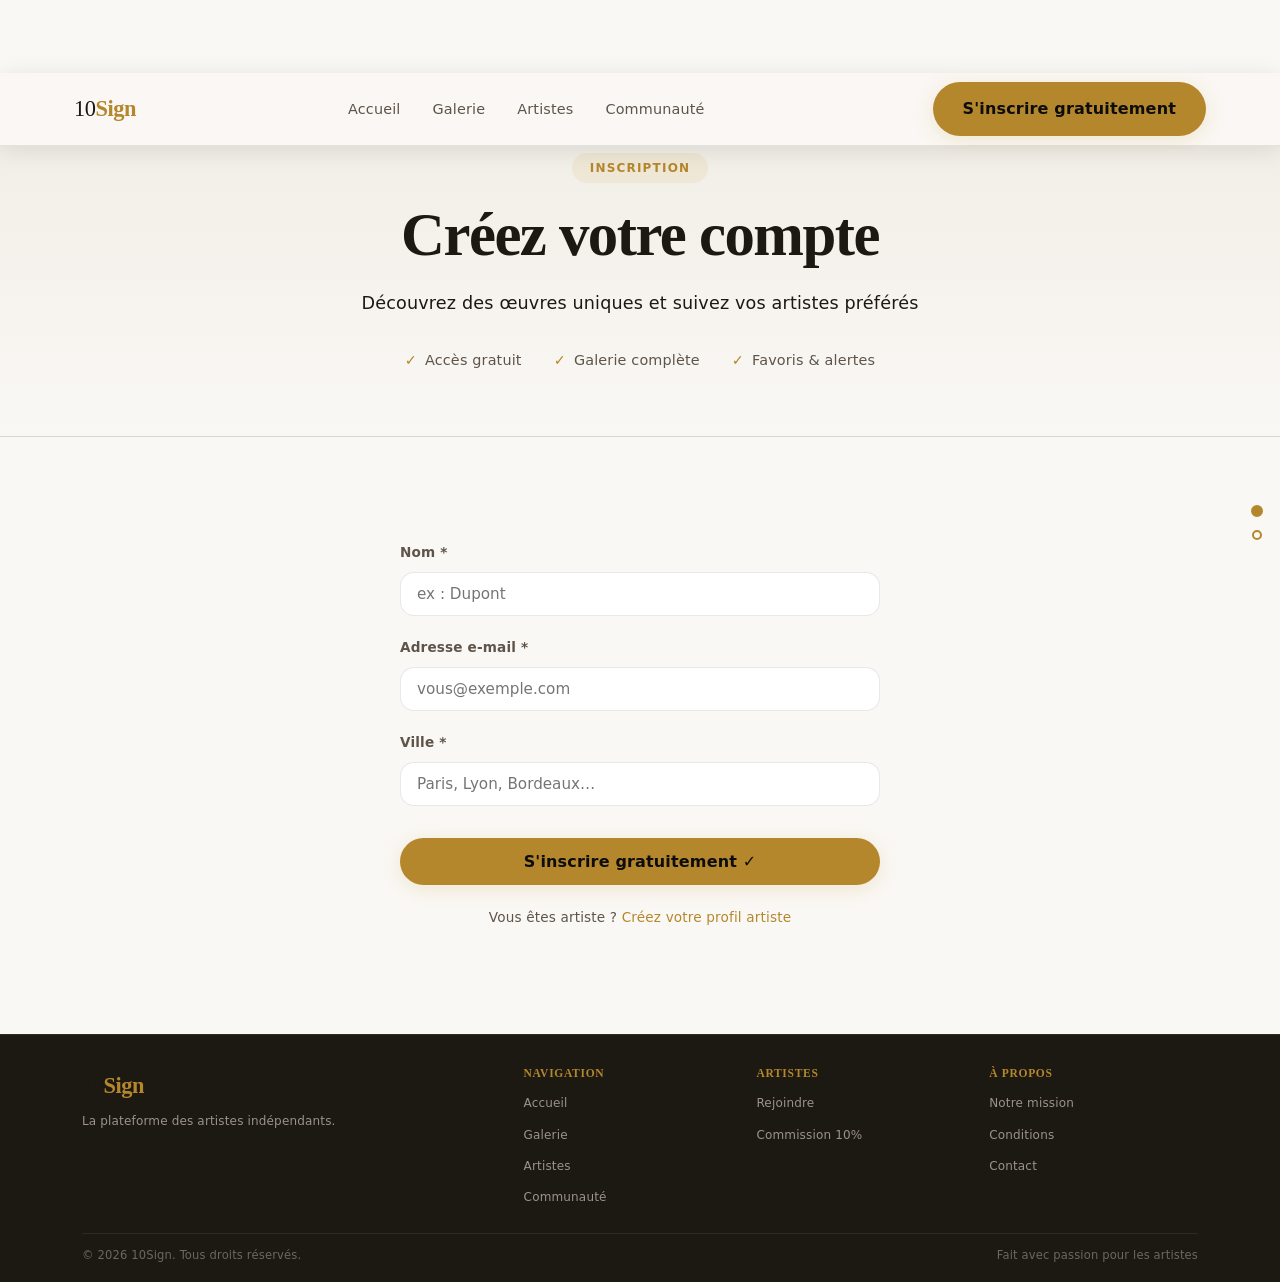
<file: inscription.html>
﻿<!DOCTYPE html>
<html lang="fr">
<head>
  <meta charset="UTF-8">
  <meta name="viewport" content="width=device-width, initial-scale=1.0">
  <meta name="robots" content="index, follow">
  <title>S'inscrire — 10Sign</title>
  <meta name="description" content="Créez votre compte visiteur sur 10Sign pour découvrir et acheter des œuvres d'art originales.">
  <link rel="canonical" href="https://10sign.fr/inscription.html">
  <meta property="og:site_name" content="10Sign">
  <meta property="og:type" content="website">
  <meta property="og:title" content="S'inscrire — 10Sign">
  <meta property="og:description" content="Rejoignez 10Sign pour découvrir des œuvres d'artistes indépendants.">
  <meta property="og:image" content="https://10sign.fr/og-image.jpg">
  <link rel="stylesheet" href="css/style.css">
</head>
<body>

<nav class="navbar" id="navbar">
  <div class="navbar__inner">
    <a href="index.html" class="navbar__logo">10<strong>Sign</strong></a>
    <ul class="navbar__links" id="navLinks">
      <li><a href="index.html">Accueil</a></li>
      <li><a href="galerie.html">Galerie</a></li>
      <li><a href="artistes.html">Artistes</a></li>
      <li><a href="communaute.html">Communauté</a></li>
    </ul>
    <a href="choisir.html" class="btn-primary navbar__cta">S'inscrire gratuitement</a>
    <button class="navbar__burger" id="burger" aria-label="Menu"><span></span><span></span><span></span></button>
  </div>
</nav>

<!-- PAGE HERO -->
<section class="page-hero" id="insc-sec-hero">
  <div class="container">
    <div class="section-tag">Inscription</div>
    <h1>Créez votre compte</h1>
    <p>Découvrez des œuvres uniques et suivez vos artistes préférés</p>
    <div style="display:flex;justify-content:center;gap:32px;margin-top:28px;flex-wrap:wrap;">
      <div style="display:flex;align-items:center;gap:8px;font-size:.9rem;color:var(--text-mid)"><span style="color:var(--gold)">✓</span> Accès gratuit</div>
      <div style="display:flex;align-items:center;gap:8px;font-size:.9rem;color:var(--text-mid)"><span style="color:var(--gold)">✓</span> Galerie complète</div>
      <div style="display:flex;align-items:center;gap:8px;font-size:.9rem;color:var(--text-mid)"><span style="color:var(--gold)">✓</span> Favoris & alertes</div>
    </div>
  </div>
</section>

<!-- FORMULAIRE -->
<section class="section" id="insc-sec-form">
  <div class="container">
    <div class="form-wrapper" style="max-width:480px;">

      <!-- Formulaire principal -->
      <div id="stepForm">
        <form id="inscriptionVisiteurForm" novalidate>

          <div class="form-group" id="fg-nom">
            <label for="nom">Nom *</label>
            <input type="text" id="nom" name="nom" placeholder="ex : Dupont" required>
            <div class="form-error">Veuillez saisir votre nom.</div>
          </div>

          <div class="form-group" id="fg-email">
            <label for="email">Adresse e-mail *</label>
            <input type="email" id="email" name="email" placeholder="vous@exemple.com" required>
            <div class="form-error">Veuillez saisir une adresse e-mail valide.</div>
          </div>

          <div class="form-group" id="fg-ville">
            <label for="ville">Ville *</label>
            <input type="text" id="ville" name="ville" placeholder="Paris, Lyon, Bordeaux…" required>
            <div class="form-error">Veuillez indiquer votre ville.</div>
          </div>

          <div style="margin-top:32px;">
            <button type="submit" class="btn-primary" id="submitBtn" style="width:100%;justify-content:center;font-size:1rem;padding:14px 24px;">
              S'inscrire gratuitement ✓
            </button>
          </div>

          <p id="sendWarning" style="display:none;margin-top:16px;padding:10px 14px;border-radius:8px;background:rgba(255,200,0,.1);border:1px solid rgba(255,200,0,.3);font-size:.85rem;color:var(--text-mid);text-align:center;">
            ⚠️ Envoi en attente — si vous ne recevez pas de confirmation, contactez-nous.
          </p>

        </form>

        <p style="margin-top:20px;font-size:.85rem;color:var(--text-mid);text-align:center;">
          Vous êtes artiste ? <a href="rejoindre.html" style="color:var(--gold);">Créez votre profil artiste</a>
        </p>
      </div>

      <!-- CONFIRMATION -->
      <div id="stepConfirm" style="display:none;">
        <div class="confirm-box">
          <div class="confirm-icon" style="animation:pulse 2s ease-in-out infinite">✓</div>
          <h2>Bienvenue !</h2>
          <p>Votre inscription a bien été enregistrée.</p>
          <p style="margin-top:12px"><strong style="color:var(--gold)">Vous allez recevoir un e-mail de confirmation</strong> dans quelques minutes.</p>
          <a href="galerie.html" class="btn-primary" style="margin-top:28px;display:inline-flex">Explorer la galerie →</a>
        </div>
      </div>

    </div>
  </div>
</section>

<!-- FOOTER -->
<footer class="footer">
  <div class="container">
    <div class="footer__grid">
      <div class="footer__brand"><a href="index.html" class="navbar__logo">10<strong>Sign</strong></a><p>La plateforme des artistes indépendants.</p></div>
      <div class="footer__col"><h4>Navigation</h4><ul><li><a href="index.html">Accueil</a></li><li><a href="galerie.html">Galerie</a></li><li><a href="artistes.html">Artistes</a></li><li><a href="communaute.html">Communauté</a></li></ul></div>
      <div class="footer__col"><h4>Artistes</h4><ul><li><a href="rejoindre.html">Rejoindre</a></li><li><a href="#">Commission 10%</a></li></ul></div>
      <div class="footer__col"><h4>À propos</h4><ul><li><a href="#">Notre mission</a></li><li><a href="#">Conditions</a></li><li><a href="#">Contact</a></li></ul></div>
    </div>
    <div class="footer__bottom"><span>© 2026 10Sign. Tous droits réservés.</span><span>Fait avec passion pour les artistes</span></div>
  </div>
</footer>

<nav class="nav-dots" aria-label="Navigation par section"></nav>
<script src="js/nav-dots.js"></script>
<script src="js/main.js"></script>
<script>
document.addEventListener('DOMContentLoaded', () => {

  function showError(groupId, show) {
    const fg = document.getElementById(groupId);
    if (!fg) return;
    const err = fg.querySelector('.form-error');
    if (err) err.style.display = show ? 'block' : 'none';
    fg.classList.toggle('error', show);
  }

  function validateForm() {
    const nom   = document.getElementById('nom').value.trim();
    const email = document.getElementById('email').value.trim();
    const ville = document.getElementById('ville').value.trim();
    let valid = true;

    showError('fg-nom',   !nom);
    showError('fg-email', !email || !/^[^\s@]+@[^\s@]+\.[^\s@]+$/.test(email));
    showError('fg-ville', !ville);

    if (!nom || !email || !/^[^\s@]+@[^\s@]+\.[^\s@]+$/.test(email) || !ville) valid = false;
    return valid;
  }

  document.getElementById('inscriptionVisiteurForm').addEventListener('submit', async e => {
    e.preventDefault();
    if (!validateForm()) return;

    const data = {
      nom:       document.getElementById('nom').value.trim(),
      email:     document.getElementById('email').value.trim(),
      ville:     document.getElementById('ville').value.trim(),
      createdAt: new Date().toISOString()
    };

    const submitBtn = document.getElementById('submitBtn');
    if (submitBtn) submitBtn.disabled = true;

    let sendFailed = false;
    try {
      const res = await fetch('https://hook.eu1.make.com/mh8gkesyj6k2wey58e3p3a7jr52dwl95', {
        method: 'POST',
        headers: { 'Content-Type': 'application/json' },
        body: JSON.stringify(data)
      });
      if (!res.ok) sendFailed = true;
    } catch {
      sendFailed = true;
    }

    const warning = document.getElementById('sendWarning');
    if (sendFailed && warning) {
      warning.style.display = 'block';
      if (submitBtn) submitBtn.disabled = false;
      return;
    }

    document.getElementById('stepForm').style.display = 'none';
    document.getElementById('stepConfirm').style.display = 'block';
  });

});
</script>
</body>
</html>
</file>
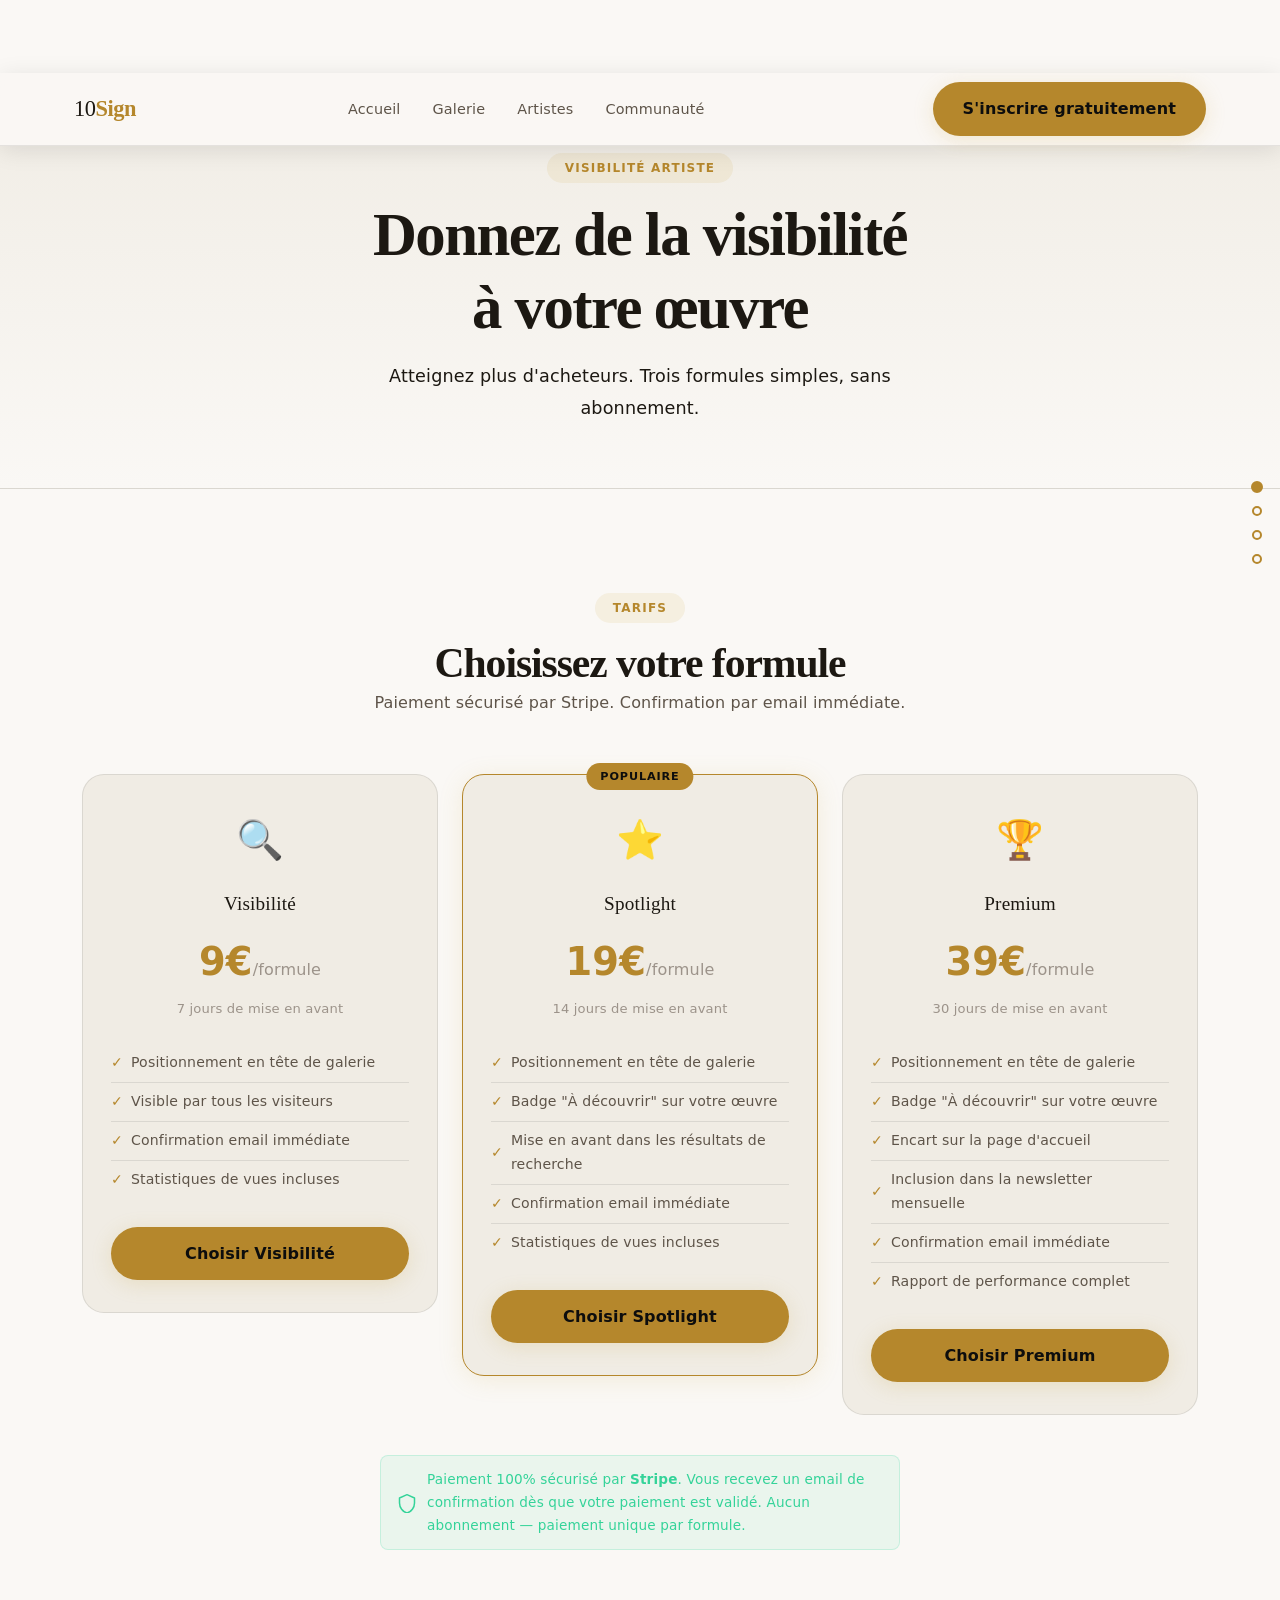
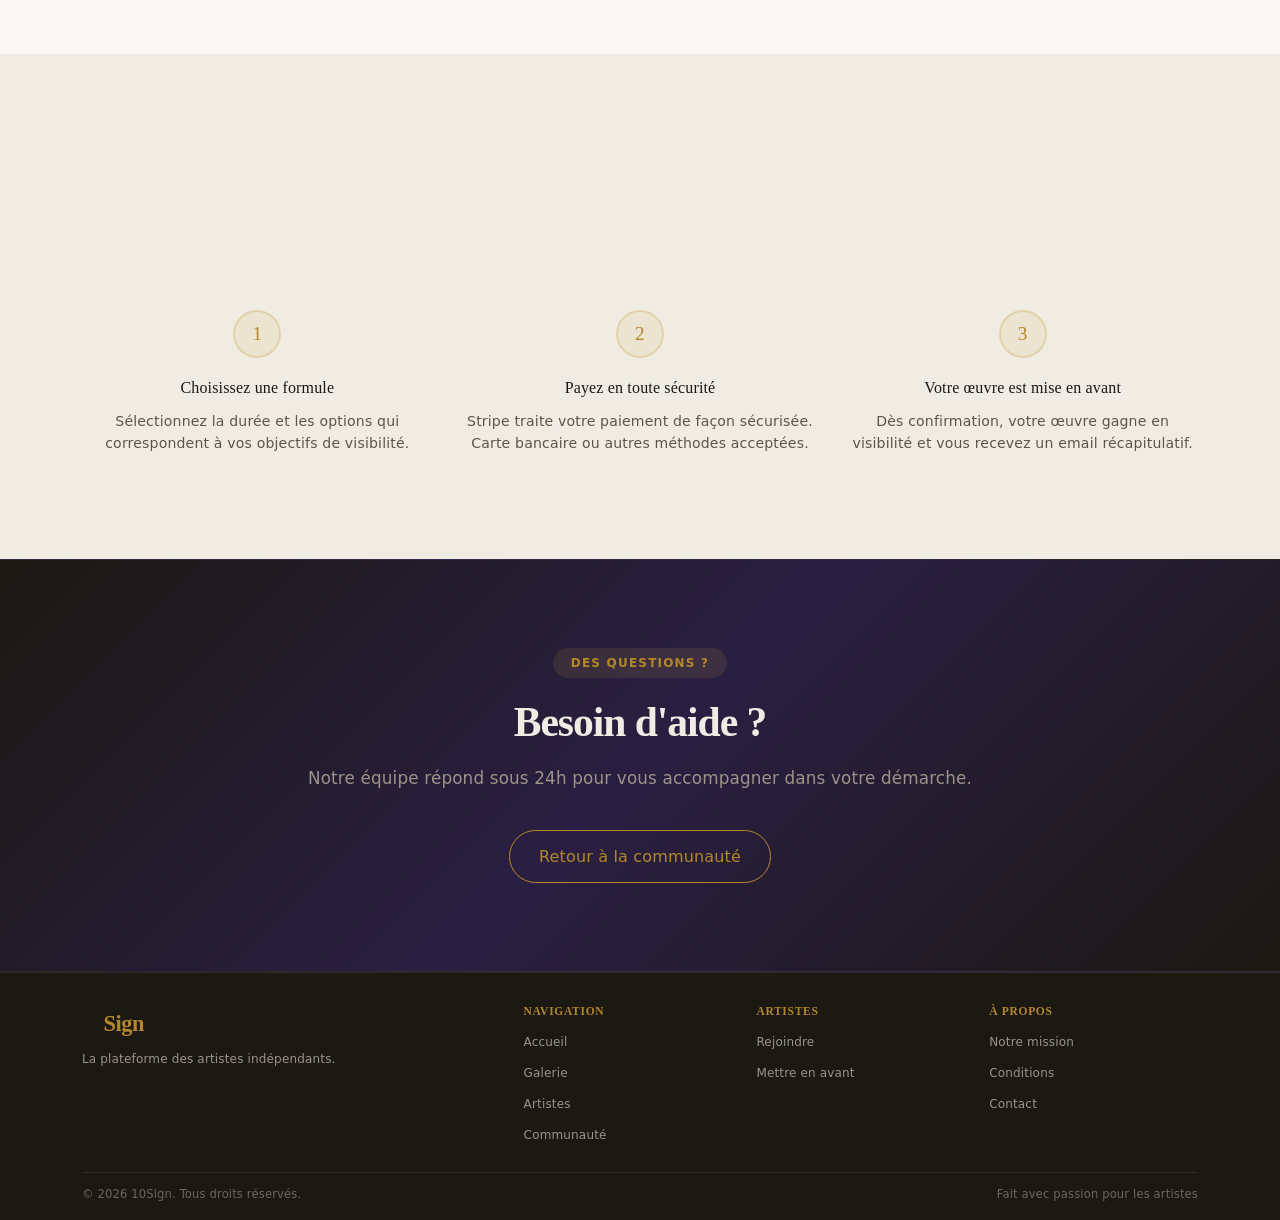
<file: mise-en-avant.html>
﻿<!DOCTYPE html>
<html lang="fr">
<head>
  <meta charset="UTF-8">
  <meta name="viewport" content="width=device-width, initial-scale=1.0">
  <title>Mettre en avant mon œuvre — 10Sign</title>
  <meta name="description" content="Boostez la visibilité de votre œuvre sur 10Sign. Choisissez la formule qui vous convient : Visibilité, Spotlight ou Premium.">
  <link rel="stylesheet" href="css/style.css">
</head>
<body>

<nav class="navbar" id="navbar">
  <div class="navbar__inner">
    <a href="index.html" class="navbar__logo">10<strong>Sign</strong></a>
    <ul class="navbar__links" id="navLinks">
      <li><a href="index.html">Accueil</a></li>
      <li><a href="galerie.html">Galerie</a></li>
      <li><a href="artistes.html">Artistes</a></li>
      <li><a href="communaute.html">Communauté</a></li>
    </ul>
    <a href="choisir.html" class="btn-primary navbar__cta">S'inscrire gratuitement</a>
    <button class="navbar__burger" id="burger" aria-label="Menu"><span></span><span></span><span></span></button>
  </div>
</nav>

<!-- HERO -->
<section class="page-hero" id="mea-sec-hero">
  <div class="container">
    <div class="section-tag">Visibilité artiste</div>
    <h1>Donnez de la visibilité<br>à votre œuvre</h1>
    <p>Atteignez plus d'acheteurs. Trois formules simples, sans abonnement.</p>
  </div>
</section>

<!-- FORMULES -->
<section class="section" id="mea-sec-formules">
  <div class="container">
    <div class="section-header text-center fade-in">
      <div class="section-tag">Tarifs</div>
      <h2>Choisissez votre formule</h2>
      <p>Paiement sécurisé par Stripe. Confirmation par email immédiate.</p>
    </div>

    <div class="formules-grid fade-in">

      <!-- Formule Visibilité -->
      <div class="formule-card">
        <div class="formule-card__icon">🔍</div>
        <div class="formule-card__name">Visibilité</div>
        <div class="formule-card__price">9€<span>/formule</span></div>
        <div class="formule-card__duration">7 jours de mise en avant</div>
        <ul class="formule-card__features">
          <li>Positionnement en tête de galerie</li>
          <li>Visible par tous les visiteurs</li>
          <li>Confirmation email immédiate</li>
          <li>Statistiques de vues incluses</li>
        </ul>
        <a href="#stripe-visibilite" class="btn-primary" style="width:100%;display:block;text-align:center;box-sizing:border-box">
          Choisir Visibilité
        </a>
      </div>

      <!-- Formule Spotlight (recommandée) -->
      <div class="formule-card formule-card--recommended">
        <div class="formule-card__popular">Populaire</div>
        <div class="formule-card__icon">⭐</div>
        <div class="formule-card__name">Spotlight</div>
        <div class="formule-card__price">19€<span>/formule</span></div>
        <div class="formule-card__duration">14 jours de mise en avant</div>
        <ul class="formule-card__features">
          <li>Positionnement en tête de galerie</li>
          <li>Badge "À découvrir" sur votre œuvre</li>
          <li>Mise en avant dans les résultats de recherche</li>
          <li>Confirmation email immédiate</li>
          <li>Statistiques de vues incluses</li>
        </ul>
        <a href="#stripe-spotlight" class="btn-primary" style="width:100%;display:block;text-align:center;box-sizing:border-box">
          Choisir Spotlight
        </a>
      </div>

      <!-- Formule Premium -->
      <div class="formule-card">
        <div class="formule-card__icon">🏆</div>
        <div class="formule-card__name">Premium</div>
        <div class="formule-card__price">39€<span>/formule</span></div>
        <div class="formule-card__duration">30 jours de mise en avant</div>
        <ul class="formule-card__features">
          <li>Positionnement en tête de galerie</li>
          <li>Badge "À découvrir" sur votre œuvre</li>
          <li>Encart sur la page d'accueil</li>
          <li>Inclusion dans la newsletter mensuelle</li>
          <li>Confirmation email immédiate</li>
          <li>Rapport de performance complet</li>
        </ul>
        <a href="#stripe-premium" class="btn-primary" style="width:100%;display:block;text-align:center;box-sizing:border-box">
          Choisir Premium
        </a>
      </div>

    </div>

    <!-- Note Stripe -->
    <div class="security-badge fade-in" style="max-width:520px;margin:40px auto 0">
      <svg width="20" height="20" viewBox="0 0 20 20" fill="none"><path d="M10 1.667L2.5 5v5c0 4.583 3.167 8.875 7.5 9.917C14.333 18.875 17.5 14.583 17.5 10V5L10 1.667z" stroke="#34d399" stroke-width="1.5" stroke-linejoin="round"/></svg>
      <span>Paiement 100% sécurisé par <strong>Stripe</strong>. Vous recevez un email de confirmation dès que votre paiement est validé. Aucun abonnement — paiement unique par formule.</span>
    </div>
  </div>
</section>

<!-- COMMENT ÇA MARCHE -->
<section class="section section--dark" id="mea-sec-eco">
  <div class="container">
    <div class="section-header text-center fade-in">
      <div class="section-tag">Simple & rapide</div>
      <h2>Comment ça marche ?</h2>
    </div>
    <div class="etapes-grid fade-in">
      <div class="etape-item">
        <div class="etape-item__num">1</div>
        <div class="etape-item__title">Choisissez une formule</div>
        <div class="etape-item__desc">Sélectionnez la durée et les options qui correspondent à vos objectifs de visibilité.</div>
      </div>
      <div class="etape-item">
        <div class="etape-item__num">2</div>
        <div class="etape-item__title">Payez en toute sécurité</div>
        <div class="etape-item__desc">Stripe traite votre paiement de façon sécurisée. Carte bancaire ou autres méthodes acceptées.</div>
      </div>
      <div class="etape-item">
        <div class="etape-item__num">3</div>
        <div class="etape-item__title">Votre œuvre est mise en avant</div>
        <div class="etape-item__desc">Dès confirmation, votre œuvre gagne en visibilité et vous recevez un email récapitulatif.</div>
      </div>
    </div>
  </div>
</section>

<!-- CTA -->
<section class="cta-band" id="mea-sec-cta">
  <div class="container fade-in">
    <div class="section-tag" style="margin:0 auto 20px">Des questions ?</div>
    <h2>Besoin d'aide ?</h2>
    <p>Notre équipe répond sous 24h pour vous accompagner dans votre démarche.</p>
    <div class="cta-band__btns">
      <a href="communaute.html" class="btn-secondary">Retour à la communauté</a>
    </div>
  </div>
</section>

<!-- FOOTER -->
<footer class="footer">
  <div class="container">
    <div class="footer__grid">
      <div class="footer__brand"><a href="index.html" class="navbar__logo">10<strong>Sign</strong></a><p>La plateforme des artistes indépendants.</p></div>
      <div class="footer__col"><h4>Navigation</h4><ul><li><a href="index.html">Accueil</a></li><li><a href="galerie.html">Galerie</a></li><li><a href="artistes.html">Artistes</a></li><li><a href="communaute.html">Communauté</a></li></ul></div>
      <div class="footer__col"><h4>Artistes</h4><ul><li><a href="rejoindre.html">Rejoindre</a></li><li><a href="mise-en-avant.html">Mettre en avant</a></li></ul></div>
      <div class="footer__col"><h4>À propos</h4><ul><li><a href="#">Notre mission</a></li><li><a href="#">Conditions</a></li><li><a href="#">Contact</a></li></ul></div>
    </div>
    <div class="footer__bottom"><span>© 2026 10Sign. Tous droits réservés.</span><span>Fait avec passion pour les artistes</span></div>
  </div>
</footer>

<nav class="nav-dots" aria-label="Navigation par section"></nav>
<script src="js/nav-dots.js"></script>
<script src="js/main.js"></script>
</body>
</html>
</file>
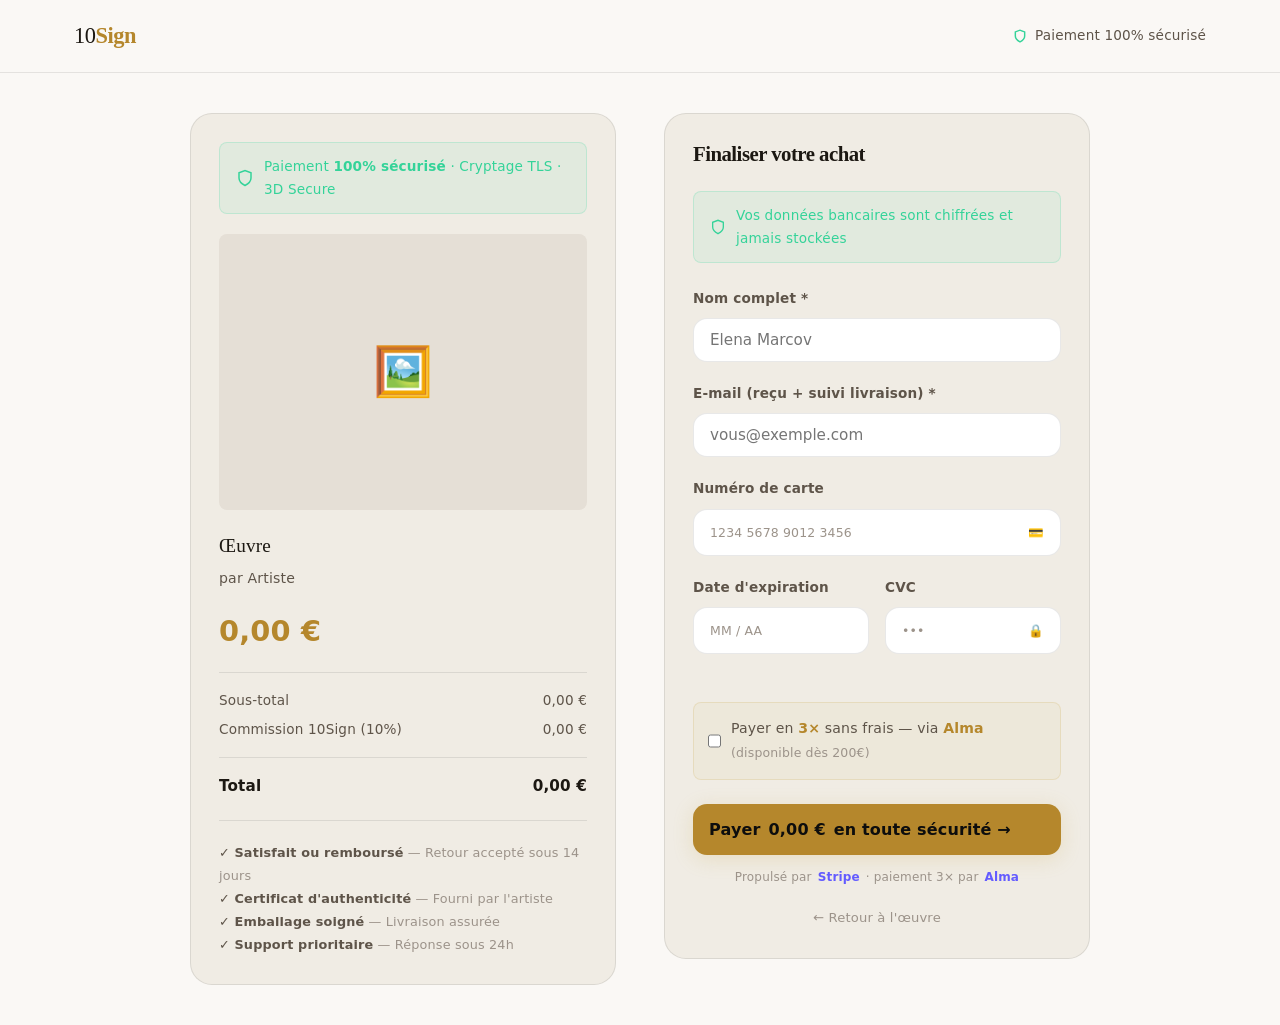
<file: paiement-premium.html>
﻿<!DOCTYPE html>
<html lang="fr">
<head>
  <meta charset="UTF-8">
  <meta name="viewport" content="width=device-width, initial-scale=1.0">
  <title>Paiement sécurisé — 10Sign</title>
  <meta name="robots" content="noindex">
  <link rel="stylesheet" href="css/style.css">
</head>
<body>

<!-- NAVBAR minimal -->
<nav class="navbar" id="navbar">
  <div class="navbar__inner">
    <a href="index.html" class="navbar__logo">10<strong>Sign</strong></a>
    <div style="display:flex;align-items:center;gap:8px;font-size:.85rem;color:var(--text-mid)">
      <svg width="14" height="14" viewBox="0 0 24 24" fill="none" stroke="#34d399" stroke-width="2.5"><path d="M12 22s8-4 8-10V5l-8-3-8 3v7c0 6 8 10 8 10z"/></svg>
      Paiement 100% sécurisé
    </div>
  </div>
</nav>

<!-- PAGE PAIEMENT PREMIUM -->
<div class="payment-page">
  <div class="container">
    <div class="payment-layout">

      <!-- RÉCAPITULATIF DÉTAILLÉ -->
      <div class="payment-recap fade-in">

        <!-- Badge sécurité en haut du récap -->
        <div class="security-badge" style="margin-bottom:20px">
          <svg width="18" height="18" viewBox="0 0 24 24" fill="none" stroke="currentColor" stroke-width="2"><path d="M12 22s8-4 8-10V5l-8-3-8 3v7c0 6 8 10 8 10z"/></svg>
          <span>Paiement <strong>100% sécurisé</strong> · Cryptage TLS · 3D Secure</span>
        </div>

        <div class="payment-recap__thumb" id="recapThumb">🖼️</div>
        <div class="payment-recap__title"  id="recapTitre">Chargement…</div>
        <div class="payment-recap__artist" id="recapArtiste">Artiste</div>

        <!-- Détails étendus -->
        <div id="recapDetails" style="margin:12px 0;font-size:.82rem;color:var(--text-dim);line-height:1.8"></div>

        <div class="payment-recap__price" id="recapPrix">—</div>
        <hr class="payment-recap__divider">
        <div class="payment-recap__row">
          <span>Sous-total</span>
          <span id="recapSousTot">—</span>
        </div>
        <div class="payment-recap__row">
          <span>Commission 10Sign (10%)</span>
          <span id="recapComm">—</span>
        </div>
        <hr class="payment-recap__divider">
        <div class="payment-recap__row payment-recap__total">
          <span>Total</span>
          <span id="recapTotal">—</span>
        </div>

        <!-- Bloc garanties -->
        <div class="guarantee-block">
          <strong>✓ Satisfait ou remboursé</strong> — Retour accepté sous 14 jours<br>
          <strong>✓ Certificat d'authenticité</strong> — Fourni par l'artiste<br>
          <strong>✓ Emballage soigné</strong> — Livraison assurée<br>
          <strong>✓ Support prioritaire</strong> — Réponse sous 24h
        </div>
      </div>

      <!-- FORMULAIRE PREMIUM -->
      <div class="payment-form-box fade-in">
        <h2>Finaliser votre achat</h2>

        <!-- Badge sécurité dans le formulaire -->
        <div class="security-badge">
          <svg width="16" height="16" viewBox="0 0 24 24" fill="none" stroke="currentColor" stroke-width="2"><path d="M12 22s8-4 8-10V5l-8-3-8 3v7c0 6 8 10 8 10z"/></svg>
          Vos données bancaires sont chiffrées et jamais stockées
        </div>

        <div class="form-group">
          <label for="payNom">Nom complet *</label>
          <input type="text" id="payNom" placeholder="Elena Marcov" autocomplete="name">
        </div>
        <div class="form-group">
          <label for="payEmail">E-mail (reçu + suivi livraison) *</label>
          <input type="email" id="payEmail" placeholder="vous@exemple.com" autocomplete="email">
        </div>

        <!-- Champs Stripe placeholder -->
        <div class="form-group">
          <label>Numéro de carte</label>
          <div class="stripe-field">
            <span>1234  5678  9012  3456</span>
            <span>💳</span>
          </div>
        </div>
        <div class="form-row">
          <div class="form-group">
            <label>Date d'expiration</label>
            <div class="stripe-field"><span>MM / AA</span></div>
          </div>
          <div class="form-group">
            <label>CVC</label>
            <div class="stripe-field"><span>•••</span><span>🔒</span></div>
          </div>
        </div>

        <!-- Option paiement en 3x -->
        <div class="split-payment-toggle">
          <input type="checkbox" id="paiement3x" name="paiement3x">
          <label for="paiement3x">Payer en <strong>3×</strong> sans frais — via <strong>Alma</strong> <span style="color:var(--text-dim);font-size:.78rem">(disponible dès 200€)</span></label>
        </div>
        <div id="split3xInfo" style="display:none;padding:12px;background:rgba(201,168,76,.06);border-radius:8px;font-size:.82rem;color:var(--text-mid);margin-bottom:8px">
          Vous serez redirigé vers <strong>Alma</strong> pour finaliser votre paiement en 3 mensualités.
          <br>Frais : 0€ · TAEG 0%.
        </div>

        <!-- Bouton paiement -->
        <button class="btn-primary" id="payBtn" style="width:100%;padding:16px;font-size:1rem;border-radius:var(--radius);margin-top:8px">
          Payer <span id="payBtnMontant">—</span> en toute sécurité →
        </button>

        <div class="stripe-powered">
          Propulsé par <strong>Stripe</strong> · paiement 3× par <strong>Alma</strong>
        </div>

        <div style="text-align:center;margin-top:16px">
          <a href="javascript:history.back()" style="font-size:.82rem;color:var(--text-dim)">← Retour à l'œuvre</a>
        </div>
      </div>

    </div>
  </div>
</div>

<script src="js/artistes.js"></script>
<script>
document.addEventListener('DOMContentLoaded', () => {

  const p       = new URLSearchParams(window.location.search);
  const titre   = p.get('titre')   || 'Œuvre';
  const prix    = parseFloat(p.get('prix')) || 0;
  const artiste = p.get('artiste') || 'Artiste';
  const slug    = p.get('slug')    || '';

  /* ── Rédirection automatique si prix < 200€ ── */
  if (prix > 0 && prix < 200) {
    window.location.replace(`paiement-standard.html${window.location.search}`);
    return;
  }

  /* ── Remplissage ── */
  const fmt = n => n.toLocaleString('fr-FR', { minimumFractionDigits:2 }) + ' €';
  const comm   = Math.round(prix * 0.10 * 100) / 100;
  const total  = Math.round((prix + comm) * 100) / 100;
  const tiers  = Math.round((total / 3) * 100) / 100;

  document.getElementById('recapTitre').textContent   = titre;
  document.getElementById('recapArtiste').textContent = `par ${artiste}`;
  document.getElementById('recapPrix').textContent    = fmt(prix);
  document.getElementById('recapSousTot').textContent = fmt(prix);
  document.getElementById('recapComm').textContent    = fmt(comm);
  document.getElementById('recapTotal').textContent   = fmt(total);
  document.getElementById('payBtnMontant').textContent = fmt(total);
  document.title = `Paiement sécurisé ${fmt(total)} — ${titre} — 10Sign`;

  /* Détails artiste depuis artistes.js */
  if (slug && typeof getArtiste === 'function') {
    const a = getArtiste(slug);
    if (a) {
      document.getElementById('recapDetails').innerHTML =
        `<strong style="color:var(--text-mid)">${a.discipline}</strong> · ${a.ville}<br>
         ${a.nbOeuvres} œuvres publiées sur 10Sign`;
      document.getElementById('recapPrix').style.color = a.couleur;
      document.getElementById('recapTotal').style.color = a.couleur;
      document.getElementById('payBtn').style.background = a.couleur;
    }
  }

  /* ── Toggle 3x ── */
  const toggle3x   = document.getElementById('paiement3x');
  const info3x     = document.getElementById('split3xInfo');
  const btnMontant = document.getElementById('payBtnMontant');
  toggle3x.addEventListener('change', () => {
    info3x.style.display = toggle3x.checked ? 'block' : 'none';
    btnMontant.textContent = toggle3x.checked
      ? `3× ${fmt(tiers)} (Alma)`
      : fmt(total);
  });

  /* ── Bouton paiement ── */
  document.getElementById('payBtn').addEventListener('click', () => {
    const nom   = document.getElementById('payNom').value.trim();
    const email = document.getElementById('payEmail').value.trim();
    if (!nom || !email) {
      if (!nom)   document.getElementById('payNom').style.borderColor   = '#f87171';
      if (!email) document.getElementById('payEmail').style.borderColor = '#f87171';
      return;
    }

    if (toggle3x.checked) {
      /* → Redirection Alma (configurez votre merchant ID Alma ici) */
      alert('Paiement Alma à configurer — ajoutez votre lien Alma dans paiement-premium.html');
      return;
    }

    /* → Stripe Payment Link artiste */
    let stripeLink = '#';
    if (slug && typeof getArtiste === 'function') {
      const a = getArtiste(slug);
      if (a && a.stripeLink && a.stripeLink !== '#') stripeLink = a.stripeLink;
    }

    if (stripeLink === '#') {
      alert('Fonctionnalité de paiement à configurer — ajoutez votre Stripe Payment Link dans artistes.js');
      return;
    }
    window.location.href = stripeLink;
  });

  /* ── Navbar scroll ── */
  const navbar = document.getElementById('navbar');
  window.addEventListener('scroll', () => navbar.classList.toggle('scrolled', window.scrollY > 20), { passive:true });

  /* ── Fade-in ── */
  const io = new IntersectionObserver(e => e.forEach(x => { if (x.isIntersecting) { x.target.classList.add('visible'); io.unobserve(x.target); } }), { threshold:0.1 });
  document.querySelectorAll('.fade-in').forEach(el => io.observe(el));
});
</script>
</body>
</html>
</file>
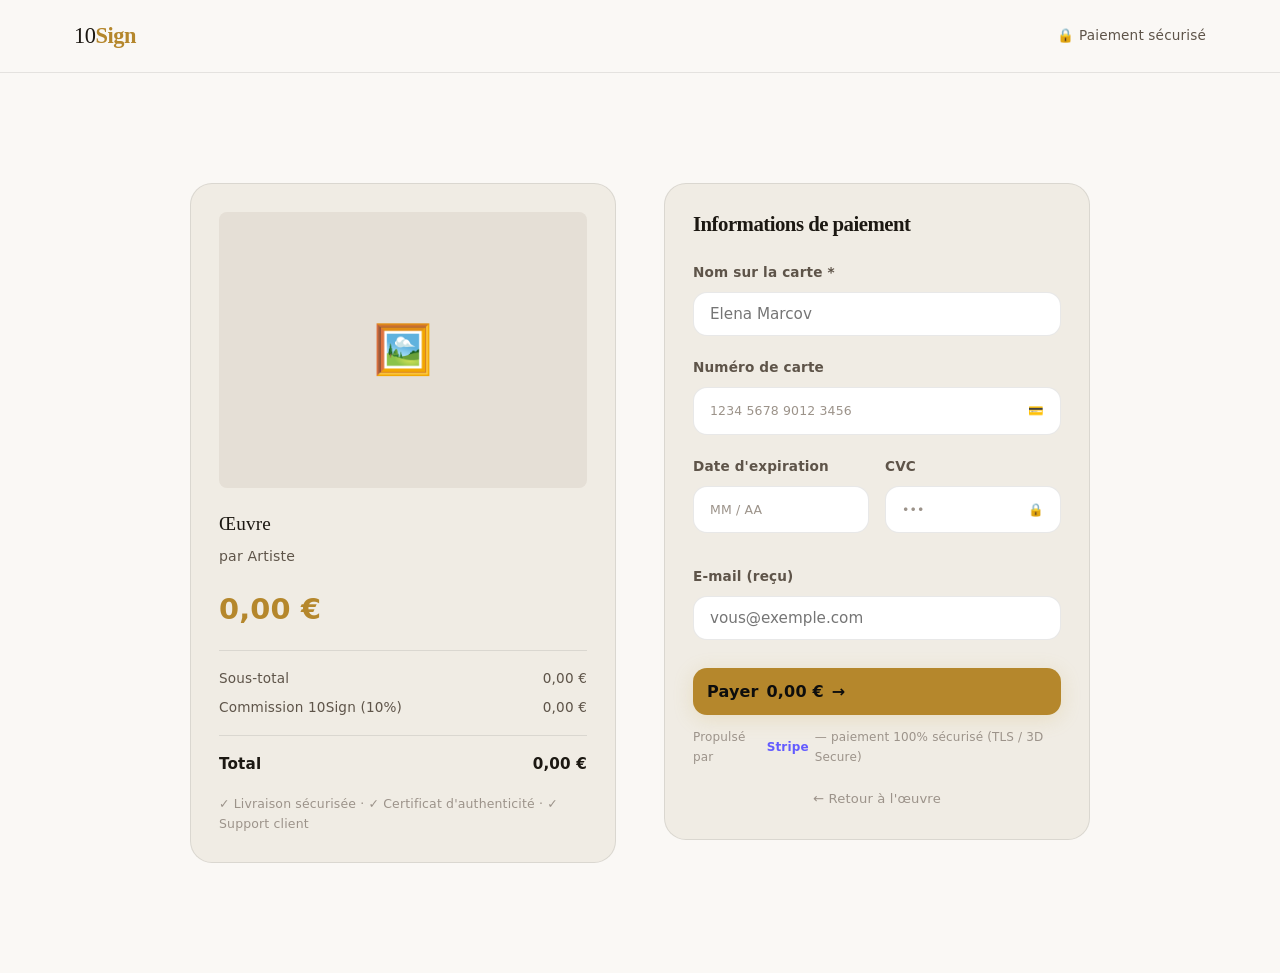
<file: paiement-standard.html>
﻿<!DOCTYPE html>
<html lang="fr">
<head>
  <meta charset="UTF-8">
  <meta name="viewport" content="width=device-width, initial-scale=1.0">
  <title>Paiement — 10Sign</title>
  <meta name="robots" content="noindex">
  <link rel="stylesheet" href="css/style.css">
</head>
<body>

<!-- NAVBAR minimal -->
<nav class="navbar" id="navbar">
  <div class="navbar__inner">
    <a href="index.html" class="navbar__logo">10<strong>Sign</strong></a>
    <div style="display:flex;align-items:center;gap:8px;font-size:.85rem;color:var(--text-mid)">
      🔒 Paiement sécurisé
    </div>
  </div>
</nav>

<!-- PAGE PAIEMENT STANDARD -->
<div class="payment-page">
  <div class="container">
    <div class="payment-layout">

      <!-- RÉCAPITULATIF -->
      <div class="payment-recap fade-in">
        <div class="payment-recap__thumb" id="recapThumb">🖼️</div>
        <div class="payment-recap__title"  id="recapTitre">Chargement…</div>
        <div class="payment-recap__artist" id="recapArtiste">Artiste</div>
        <div class="payment-recap__price"  id="recapPrix">—</div>
        <hr class="payment-recap__divider">
        <div class="payment-recap__row">
          <span>Sous-total</span>
          <span id="recapSousTot">—</span>
        </div>
        <div class="payment-recap__row">
          <span>Commission 10Sign (10%)</span>
          <span id="recapComm">—</span>
        </div>
        <hr class="payment-recap__divider">
        <div class="payment-recap__row payment-recap__total">
          <span>Total</span>
          <span id="recapTotal">—</span>
        </div>
        <div style="margin-top:16px;font-size:.78rem;color:var(--text-dim);line-height:1.6">
          ✓ Livraison sécurisée · ✓ Certificat d'authenticité · ✓ Support client
        </div>
      </div>

      <!-- FORMULAIRE DE PAIEMENT -->
      <div class="payment-form-box fade-in">
        <h2>Informations de paiement</h2>

        <div class="form-group">
          <label for="payNom">Nom sur la carte *</label>
          <input type="text" id="payNom" placeholder="Elena Marcov" autocomplete="cc-name">
        </div>

        <!-- Champs Stripe fictifs (placeholder UI) -->
        <div class="form-group">
          <label>Numéro de carte</label>
          <div class="stripe-field">
            <span style="color:var(--text-dim)">1234  5678  9012  3456</span>
            <span>💳</span>
          </div>
        </div>
        <div class="form-row">
          <div class="form-group">
            <label>Date d'expiration</label>
            <div class="stripe-field"><span>MM / AA</span></div>
          </div>
          <div class="form-group">
            <label>CVC</label>
            <div class="stripe-field"><span>•••</span><span>🔒</span></div>
          </div>
        </div>

        <div class="form-group">
          <label for="payEmail">E-mail (reçu)</label>
          <input type="email" id="payEmail" placeholder="vous@exemple.com" autocomplete="email">
        </div>

        <!-- Bouton de paiement → lien Stripe Payment Link de l'artiste -->
        <button class="btn-primary" id="payBtn" style="width:100%;padding:14px;font-size:1rem;border-radius:var(--radius);margin-top:8px">
          Payer <span id="payBtnMontant">—</span> →
        </button>

        <div class="stripe-powered">
          Propulsé par <strong>Stripe</strong> — paiement 100% sécurisé (TLS / 3D Secure)
        </div>

        <div style="text-align:center;margin-top:16px">
          <a id="backLink" href="javascript:history.back()" style="font-size:.82rem;color:var(--text-dim)">← Retour à l'œuvre</a>
        </div>
      </div>

    </div>
  </div>
</div>

<script src="js/artistes.js"></script>
<script>
document.addEventListener('DOMContentLoaded', () => {

  /* ── Récupère les paramètres de l'URL ── */
  const p       = new URLSearchParams(window.location.search);
  const titre   = p.get('titre')   || 'Œuvre';
  const prix    = parseFloat(p.get('prix')) || 0;
  const artiste = p.get('artiste') || 'Artiste';
  const slug    = p.get('slug')    || '';

  /* ── Rédirection automatique si prix ≥ 200€ ── */
  if (prix >= 200) {
    window.location.replace(`paiement-premium.html${window.location.search}`);
    return;
  }

  /* ── Remplit le récapitulatif ── */
  const fmt = n => n.toLocaleString('fr-FR', { minimumFractionDigits:2 }) + ' €';
  const comm  = Math.round(prix * 0.10 * 100) / 100;
  const total = Math.round((prix + comm) * 100) / 100;

  document.getElementById('recapTitre').textContent   = titre;
  document.getElementById('recapArtiste').textContent = `par ${artiste}`;
  document.getElementById('recapPrix').textContent    = fmt(prix);
  document.getElementById('recapSousTot').textContent = fmt(prix);
  document.getElementById('recapComm').textContent    = fmt(comm);
  document.getElementById('recapTotal').textContent   = fmt(total);
  document.getElementById('payBtnMontant').textContent = fmt(total);
  document.title = `Payer ${fmt(total)} — ${titre} — 10Sign`;

  /* ── Couleur du récap selon la couleur artiste ── */
  if (slug && typeof getArtiste === 'function') {
    const a = getArtiste(slug);
    if (a) {
      document.getElementById('recapPrix').style.color = a.couleur;
      document.getElementById('recapTotal').style.color = a.couleur;
      document.getElementById('payBtn').style.background = a.couleur;
    }
  }

  /* ── Bouton de paiement → Stripe Payment Link de l'artiste ── */
  document.getElementById('payBtn').addEventListener('click', () => {
    const payNom   = document.getElementById('payNom').value.trim();
    const payEmail = document.getElementById('payEmail').value.trim();
    if (!payNom) { document.getElementById('payNom').style.borderColor = '#f87171'; return; }

    /* En production : remplacez '#' par le Payment Link Stripe de l'artiste */
    let stripeLink = '#';
    if (slug && typeof getArtiste === 'function') {
      const a = getArtiste(slug);
      if (a && a.stripeLink && a.stripeLink !== '#') stripeLink = a.stripeLink;
    }

    if (stripeLink === '#') {
      alert('Fonctionnalité de paiement à configurer — ajoutez votre Stripe Payment Link dans artistes.js');
      return;
    }
    window.location.href = stripeLink;
  });

  /* ── Navbar scroll ── */
  const navbar = document.getElementById('navbar');
  window.addEventListener('scroll', () => navbar.classList.toggle('scrolled', window.scrollY > 20), { passive:true });

  /* ── Fade-in ── */
  const io = new IntersectionObserver(e => e.forEach(x => { if (x.isIntersecting) { x.target.classList.add('visible'); io.unobserve(x.target); } }), { threshold:0.1 });
  document.querySelectorAll('.fade-in').forEach(el => io.observe(el));
});
</script>
</body>
</html>
</file>
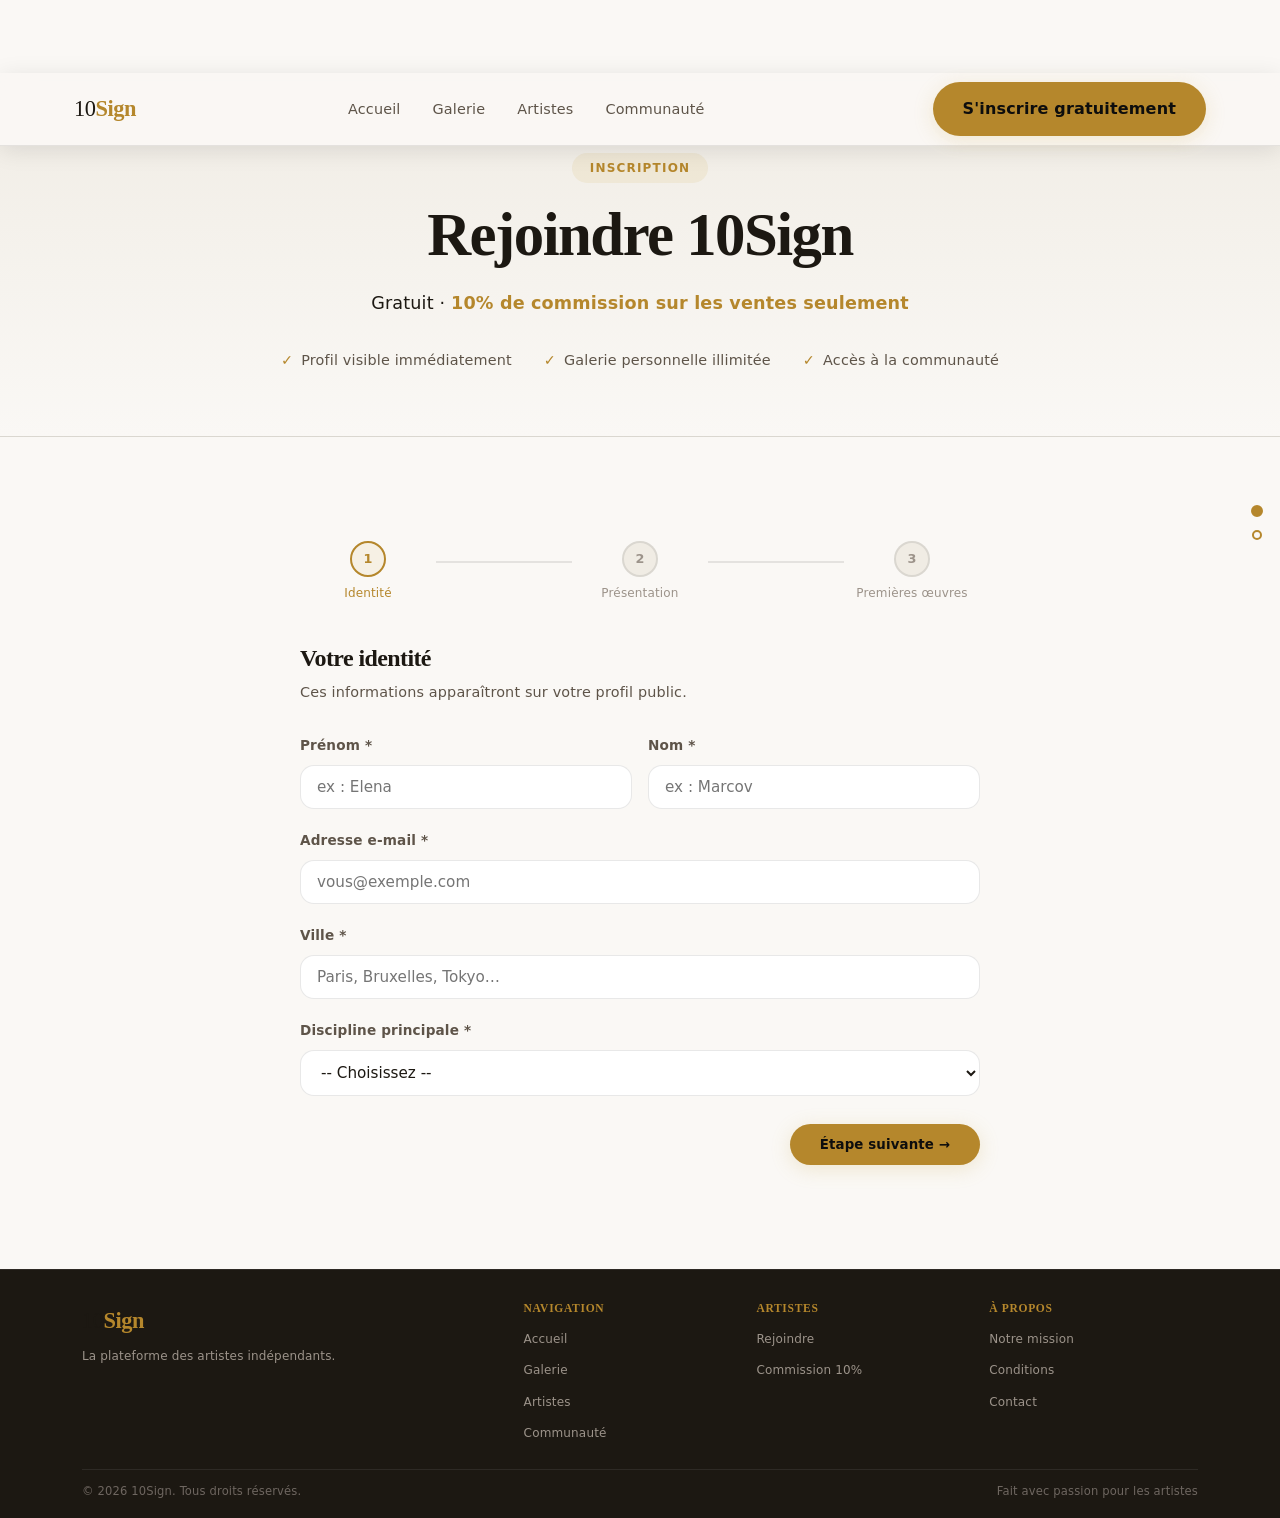
<file: rejoindre.html>
﻿<!DOCTYPE html>
<html lang="fr">
<head>
  <meta charset="UTF-8">
  <meta name="viewport" content="width=device-width, initial-scale=1.0">
  <meta name="robots" content="index, follow">
  <title>Rejoindre 10Sign — Exposez votre art sur notre plateforme</title>
  <meta name="description" content="Créez votre profil artiste sur 10Sign. Publiez vos œuvres, vendez-les et connectez-vous avec une communauté de créateurs passionnés.">
  <link rel="canonical" href="https://10sign.fr/rejoindre.html">
  <meta property="og:site_name" content="10Sign">
  <meta property="og:type" content="website">
  <meta property="og:title" content="Rejoindre 10Sign">
  <meta property="og:description" content="Créez votre profil artiste et exposez vos œuvres sur 10Sign.">
  <meta property="og:image" content="https://10sign.fr/og-image.jpg">
  <link rel="stylesheet" href="css/style.css">
</head>
<body>

<nav class="navbar" id="navbar">
  <div class="navbar__inner">
    <a href="index.html" class="navbar__logo">10<strong>Sign</strong></a>
    <ul class="navbar__links" id="navLinks">
      <li><a href="index.html">Accueil</a></li>
      <li><a href="galerie.html">Galerie</a></li>
      <li><a href="artistes.html">Artistes</a></li>
      <li><a href="communaute.html">Communauté</a></li>
    </ul>
    <a href="choisir.html" class="btn-primary navbar__cta">S'inscrire gratuitement</a>
    <button class="navbar__burger" id="burger" aria-label="Menu"><span></span><span></span><span></span></button>
  </div>
</nav>

<!-- PAGE HERO -->
<section class="page-hero" id="rej-sec-hero">
  <div class="container">
    <div class="section-tag">Inscription</div>
    <h1>Rejoindre 10Sign</h1>
    <p>Gratuit · <strong style="color:var(--gold)">10% de commission sur les ventes seulement</strong></p>
    <!-- Arguments -->
    <div style="display:flex;justify-content:center;gap:32px;margin-top:28px;flex-wrap:wrap;">
      <div style="display:flex;align-items:center;gap:8px;font-size:.9rem;color:var(--text-mid)"><span style="color:var(--gold)">✓</span> Profil visible immédiatement</div>
      <div style="display:flex;align-items:center;gap:8px;font-size:.9rem;color:var(--text-mid)"><span style="color:var(--gold)">✓</span> Galerie personnelle illimitée</div>
      <div style="display:flex;align-items:center;gap:8px;font-size:.9rem;color:var(--text-mid)"><span style="color:var(--gold)">✓</span> Accès à la communauté</div>
    </div>
  </div>
</section>

<!-- FORMULAIRE -->
<section class="section" id="rej-sec-form">
  <div class="container">
    <div class="form-wrapper">

      <!-- Indicateur de progression -->
      <div class="form-progress" id="formProgress">
        <div class="form-progress__step active" id="step-dot-1">
          <div class="form-progress__dot">1</div>
          <div class="form-progress__label">Identité</div>
        </div>
        <div class="form-progress__line" id="line-1"></div>
        <div class="form-progress__step" id="step-dot-2">
          <div class="form-progress__dot">2</div>
          <div class="form-progress__label">Présentation</div>
        </div>
        <div class="form-progress__line" id="line-2"></div>
        <div class="form-progress__step" id="step-dot-3">
          <div class="form-progress__dot">3</div>
          <div class="form-progress__label">Premières œuvres</div>
        </div>
      </div>

      <form id="joinForm" novalidate>

        <!-- ÉTAPE 1 — Identité -->
        <div class="form-step active" id="step1">
          <h2 style="margin-bottom:8px;font-size:1.5rem;">Votre identité</h2>
          <p style="margin-bottom:28px;font-size:.9rem;">Ces informations apparaîtront sur votre profil public.</p>

          <div class="form-row">
            <div class="form-group" id="fg-prenom">
              <label for="prenom">Prénom *</label>
              <input type="text" id="prenom" name="prenom" placeholder="ex : Elena" required>
              <div class="form-error">Veuillez saisir votre prénom.</div>
            </div>
            <div class="form-group" id="fg-nom">
              <label for="nom">Nom *</label>
              <input type="text" id="nom" name="nom" placeholder="ex : Marcov" required>
              <div class="form-error">Veuillez saisir votre nom.</div>
            </div>
          </div>
          <div class="form-group" id="fg-email">
            <label for="email">Adresse e-mail *</label>
            <input type="email" id="email" name="email" placeholder="vous@exemple.com" required>
            <div class="form-error">Veuillez saisir une adresse e-mail valide.</div>
          </div>
          <div class="form-group" id="fg-ville">
            <label for="ville">Ville *</label>
            <input type="text" id="ville" name="ville" placeholder="Paris, Bruxelles, Tokyo…" required>
            <div class="form-error">Veuillez indiquer votre ville.</div>
          </div>
          <div class="form-group" id="fg-discipline">
            <label for="discipline">Discipline principale *</label>
            <select id="discipline" name="discipline" required>
              <option value="">-- Choisissez --</option>
              <option value="peinture">Peinture</option>
              <option value="photographie">Photographie</option>
              <option value="sculpture">Sculpture</option>
              <option value="illustration">Illustration</option>
              <option value="digital">Art digital</option>
              <option value="autre">Autre</option>
            </select>
            <div class="form-error">Veuillez sélectionner votre discipline.</div>
          </div>
          <div class="form-nav">
            <span></span>
            <button type="button" class="btn-primary" id="next1">Étape suivante →</button>
          </div>
        </div>

        <!-- ÉTAPE 2 — Présentation -->
        <div class="form-step" id="step2">
          <h2 style="margin-bottom:8px;font-size:1.5rem;">Votre présentation</h2>
          <p style="margin-bottom:28px;font-size:.9rem;">Parlez aux acheteurs et aux artistes de qui vous êtes.</p>

          <div class="form-group" id="fg-bio">
            <label for="bio">Biographie *</label>
            <textarea id="bio" name="bio" rows="4" placeholder="Qui êtes-vous ? Qu'est-ce qui vous a amené à l'art ? Quelles sont vos influences ?" required></textarea>
            <div class="form-error">Veuillez écrire une courte biographie.</div>
          </div>
          <div class="form-group" id="fg-site">
            <label for="site">Site web ou Instagram (optionnel)</label>
            <input type="url" id="site" name="site" placeholder="https://monsite.com ou @moncompte">
          </div>
          <div class="form-group" id="fg-style">
            <label for="style">Style artistique *</label>
            <textarea id="style" name="style" rows="3" placeholder="Comment décririez-vous votre style ? Abstrait, réaliste, surréaliste, minimaliste…" required></textarea>
            <div class="form-error">Veuillez décrire votre style artistique.</div>
          </div>
          <div class="form-group" id="fg-motivation">
            <label for="motivation">Pourquoi rejoindre 10Sign ? *</label>
            <textarea id="motivation" name="motivation" rows="3" placeholder="Vendre vos œuvres, rencontrer d'autres artistes, exposer votre travail…" required></textarea>
            <div class="form-error">Veuillez indiquer votre motivation.</div>
          </div>
          <div class="form-nav">
            <button type="button" class="btn-secondary" id="prev2">← Retour</button>
            <button type="button" class="btn-primary"   id="next2">Étape suivante →</button>
          </div>
        </div>

        <!-- ÉTAPE 3 — Premières œuvres -->
        <div class="form-step" id="step3">
          <h2 style="margin-bottom:8px;font-size:1.5rem;">Vos premières œuvres</h2>
          <p style="margin-bottom:28px;font-size:.9rem;">Donnez-nous un aperçu de ce que vous souhaitez exposer.</p>

          <div class="form-group" id="fg-oeuvre1">
            <label for="oeuvre1">Titre de votre première œuvre *</label>
            <input type="text" id="oeuvre1" name="oeuvre1" placeholder="ex : Spirales cosmiques" required>
            <div class="form-error">Veuillez indiquer le titre de votre première œuvre.</div>
          </div>
          <div class="form-group" id="fg-oeuvre2">
            <label for="oeuvre2">Titre de votre deuxième œuvre (optionnel)</label>
            <input type="text" id="oeuvre2" name="oeuvre2" placeholder="ex : Nuit dorée">
          </div>
          <div class="form-row">
            <div class="form-group" id="fg-prix">
              <label for="prix">Prix indicatif (€) *</label>
              <input type="number" id="prix" name="prix" placeholder="350" min="1" required>
              <div class="form-error">Veuillez indiquer un prix.</div>
            </div>
            <div class="form-group">
              <label for="fichier">Fichier (optionnel)</label>
              <input type="file" id="fichier" name="fichier" accept="image/*" style="padding:9px 12px;">
            </div>
          </div>
          <div class="form-group" id="fg-desc-oeuvre">
            <label for="descOeuvre">Description de l'œuvre *</label>
            <textarea id="descOeuvre" name="descOeuvre" rows="3" placeholder="Technique, dimensions, matériaux, inspiration…" required></textarea>
            <div class="form-error">Veuillez décrire votre œuvre.</div>
          </div>
          <div class="form-group">
            <div class="form-checkbox" id="fg-cgu">
              <input type="checkbox" id="cgu" name="cgu" required>
              <label for="cgu">J'accepte les <a href="#">conditions d'utilisation</a> et la <a href="#">politique de confidentialité</a> d'10Sign.</label>
            </div>
            <div class="form-error" id="cgu-error" style="display:none">Vous devez accepter les conditions d'utilisation.</div>
          </div>
          <div class="form-nav">
            <button type="button" class="btn-secondary" id="prev3">← Retour</button>
            <button type="submit" class="btn-primary">Envoyer ma candidature ✓</button>
          </div>
        </div>

        <!-- CONFIRMATION -->
        <div class="form-step" id="stepConfirm">
          <div class="confirm-box">
            <div class="confirm-icon" style="animation:pulse 2s ease-in-out infinite">✓</div>
            <h2>Candidature envoyée !</h2>
            <p>Merci pour votre intérêt. Nous examinons chaque candidature avec attention.</p>
            <p style="margin-top:12px"><strong style="color:var(--gold)">Nous vous contacterons sous 48h</strong> à l'adresse e-mail indiquée.</p>
            <ul class="confirm-recap" id="confirmRecap"></ul>
            <a href="index.html" class="btn-primary" style="margin-top:28px;display:inline-flex">Retour à l'accueil</a>
          </div>
        </div>

      </form>
    </div>
  </div>
</section>

<!-- FOOTER -->
<footer class="footer">
  <div class="container">
    <div class="footer__grid">
      <div class="footer__brand"><a href="index.html" class="navbar__logo">10<strong>Sign</strong></a><p>La plateforme des artistes indépendants.</p></div>
      <div class="footer__col"><h4>Navigation</h4><ul><li><a href="index.html">Accueil</a></li><li><a href="galerie.html">Galerie</a></li><li><a href="artistes.html">Artistes</a></li><li><a href="communaute.html">Communauté</a></li></ul></div>
      <div class="footer__col"><h4>Artistes</h4><ul><li><a href="rejoindre.html">Rejoindre</a></li><li><a href="#">Commission 10%</a></li></ul></div>
      <div class="footer__col"><h4>À propos</h4><ul><li><a href="#">Notre mission</a></li><li><a href="#">Conditions</a></li><li><a href="#">Contact</a></li></ul></div>
    </div>
    <div class="footer__bottom"><span>© 2026 10Sign. Tous droits réservés.</span><span>Fait avec passion pour les artistes</span></div>
  </div>
</footer>

<nav class="nav-dots" aria-label="Navigation par section"></nav>
<script src="js/nav-dots.js"></script>
<script src="js/main.js"></script>
</body>
</html>
</file>
<file: css/style.css>
/* =========================================================
   ArtCanvas — Design System
   Dark Premium · Gold · Violet · Georgia serif
   ========================================================= */

/* ----- Variables ---------------------------------------- */
:root {
  --bg:        #faf8f5;
  --bg2:       #f0ece4;
  --bg3:       #e5dfd6;
  --gold:      #b5872c;
  --gold-d:    #9a7025;
  --violet:    #7b1fb5;
  --violet-d:  #631890;
  --text:      #1c1812;
  --text-mid:  #5e5449;
  --text-dim:  #9c938a;
  --border:    rgba(0,0,0,.09);
  --radius:    10px;
  --shadow:    0 8px 32px rgba(0,0,0,.1);
  --trans:     .25s ease;
  --max-w:     1180px;
}

/* ----- Scrollbar masquée (éléments intérieurs seulement) - */
* {
  scrollbar-width: none; /* Firefox — éléments intérieurs */
}
*::-webkit-scrollbar {
  display: none; /* Chrome/Safari/Edge — éléments intérieurs */
}

/* ----- Reset -------------------------------------------- */
*, *::before, *::after { box-sizing: border-box; margin: 0; padding: 0; }
html { scroll-behavior: smooth; }
body {
  background: var(--bg);
  color: var(--text);
  font-family: system-ui, -apple-system, sans-serif;
  font-size: 16px;
  line-height: 1.7;
}
img, svg { display: block; max-width: 100%; }
a { color: inherit; text-decoration: none; }
ul { list-style: none; }
button { cursor: pointer; font-family: inherit; border: none; background: none; }
input, select, textarea { font-family: inherit; }

/* ----- Typography --------------------------------------- */
h1, h2, h3, h4 {
  font-family: Georgia, serif;
  line-height: 1.25;
  letter-spacing: -.01em;
}
h1 { font-size: clamp(2rem, 5vw, 3.5rem); }
h2 { font-size: clamp(1.6rem, 3.5vw, 2.4rem); }
h3 { font-size: 1.25rem; }
p  { color: var(--text-mid); }

/* ----- Layout helpers ----------------------------------- */
.container { max-width: var(--max-w); margin: 0 auto; padding: 0 24px; }
.section    { padding: 88px 0; }
.section--dark { background: var(--bg2); }

/* ----- Buttons ------------------------------------------ */
.btn-primary {
  display: inline-flex;
  align-items: center;
  gap: 8px;
  padding: 12px 28px;
  background: var(--gold);
  color: #0d0d0d;
  font-weight: 700;
  border-radius: 50px;
  transition: background var(--trans), transform var(--trans);
}
.btn-primary:hover { background: var(--gold-d); transform: translateY(-2px); }

.btn-secondary {
  display: inline-flex;
  align-items: center;
  gap: 8px;
  padding: 11px 27px;
  border: 1.5px solid var(--gold);
  color: var(--gold);
  border-radius: 50px;
  transition: background var(--trans), color var(--trans), transform var(--trans);
}
.btn-secondary:hover { background: var(--gold); color: #0d0d0d; transform: translateY(-2px); }

/* ----- Badges / Tags ------------------------------------ */
.badge {
  display: inline-block;
  padding: 3px 12px;
  border-radius: 50px;
  font-size: .75rem;
  font-weight: 600;
  letter-spacing: .04em;
  text-transform: uppercase;
}
.badge--gold   { background: rgba(201,168,76,.15);  color: var(--gold); }
.badge--violet { background: rgba(139,47,201,.15);  color: #b06de8; }
.badge--green  { background: rgba(52,211,153,.12);  color: #34d399; }
.badge--blue   { background: rgba(96,165,250,.12);  color: #60a5fa; }
.badge--red    { background: rgba(248,113,113,.12); color: #f87171; }
.badge--teal   { background: rgba(45,212,191,.12);  color: #2dd4bf; }

/* ----- Section tag (eyebrow) ---------------------------- */
.section-tag {
  display: inline-block;
  padding: 4px 16px;
  border-radius: 50px;
  font-size: .8rem;
  font-weight: 700;
  letter-spacing: .08em;
  text-transform: uppercase;
  background: rgba(201,168,76,.12);
  color: var(--gold);
  margin-bottom: 16px;
}

/* ----- Cards -------------------------------------------- */
.card {
  background: var(--bg2);
  border: 1px solid var(--border);
  border-radius: var(--radius);
  box-shadow: var(--shadow);
  transition: transform var(--trans), box-shadow var(--trans);
  overflow: hidden;
}
.card:hover {
  transform: translateY(-4px);
  box-shadow: 0 16px 48px rgba(0,0,0,.5);
}

/* ----- Navigation --------------------------------------- */
.navbar {
  position: sticky;
  top: 0;
  z-index: 100;
  background: rgba(250,248,245,.94);
  backdrop-filter: blur(16px);
  -webkit-backdrop-filter: blur(16px);
  border-bottom: 1px solid var(--border);
  transition: box-shadow var(--trans);
}
.navbar.scrolled { box-shadow: 0 4px 24px rgba(0,0,0,.1); }

.navbar__inner {
  display: flex;
  align-items: center;
  justify-content: space-between;
  height: 68px;
  max-width: var(--max-w);
  margin: 0 auto;
  padding: 0 24px;
}

.navbar__logo {
  font-family: Georgia, serif;
  font-size: 1.4rem;
  color: var(--text);
  letter-spacing: -.02em;
}
.navbar__logo strong { color: var(--gold); font-weight: 700; }

.navbar__links {
  display: flex;
  align-items: center;
  gap: 32px;
}
.navbar__links a {
  font-size: .9rem;
  color: var(--text-mid);
  transition: color var(--trans);
  position: relative;
}
.navbar__links a::after {
  content: '';
  position: absolute;
  bottom: -4px;
  left: 0;
  width: 0;
  height: 2px;
  background: var(--gold);
  transition: width var(--trans);
}
.navbar__links a:hover,
.navbar__links a.active { color: var(--text); }
.navbar__links a:hover::after,
.navbar__links a.active::after { width: 100%; }

.navbar__cta { margin-left: 16px; }

.navbar__burger {
  display: none;
  flex-direction: column;
  gap: 5px;
  width: 28px;
  cursor: pointer;
}
.navbar__burger span {
  display: block;
  height: 2px;
  background: var(--text);
  border-radius: 2px;
  transition: transform var(--trans), opacity var(--trans);
}

/* Mobile nav */
@media (max-width: 720px) {
  .navbar__links {
    display: none;
    position: absolute;
    top: 68px;
    left: 0;
    right: 0;
    flex-direction: column;
    background: rgba(250,248,245,.97);
    padding: 24px;
    border-bottom: 1px solid var(--border);
    gap: 16px;
  }
  .navbar__links.open { display: flex; }
  .navbar__burger { display: flex; }
  .navbar__cta { display: none; }
}

/* ----- Nav Dots (navigation verticale) ----------------- */
.nav-dots {
  position: fixed;
  right: 18px;
  top: 50%;
  transform: translateY(-50%);
  display: flex;
  flex-direction: column;
  gap: 14px;
  z-index: 900;
  pointer-events: none;
}
.nav-dot {
  width: 10px;
  height: 10px;
  border-radius: 50%;
  border: 2px solid currentColor;
  background: transparent;
  cursor: pointer;
  pointer-events: all;
  padding: 0;
  transition: background .35s ease, transform .35s ease, border-color .35s ease;
  /* couleur par défaut (or) — remplacée inline par JS */
  color: #b5872c;
}
.nav-dot:hover {
  transform: scale(1.3);
}
.nav-dot.active {
  background: currentColor;
  transform: scale(1.2);
}
@media (max-width: 768px) {
  .nav-dots { display: none; }
}

/* ----- Footer ------------------------------------------- */
.footer {
  background: #1c1812;
  border-top: 1px solid rgba(255,255,255,.08);
  color: #d6cfc5;
  padding: 32px 0 16px;
}
.footer__grid {
  display: grid;
  grid-template-columns: 2fr 1fr 1fr 1fr;
  gap: 24px;
  margin-bottom: 24px;
}
.footer__brand p { margin-top: 6px; font-size: .75rem; max-width: 280px; }
.footer__col h4 { font-size: .72rem; font-weight: 700; letter-spacing: .06em; text-transform: uppercase; color: var(--gold); margin-bottom: 8px; }
.footer__col li + li { margin-top: 4px; }
.footer__col a { color: #9c938a; font-size: .75rem; transition: color var(--trans); }
.footer__col a:hover { color: var(--gold); }
.footer__brand p { color: #9c938a; }
.footer__bottom {
  border-top: 1px solid rgba(255,255,255,.08);
  padding-top: 12px;
  display: flex;
  justify-content: space-between;
  align-items: center;
  font-size: .72rem;
  color: #6e6660;
}

@media (max-width: 1024px) { .footer__grid { grid-template-columns: 1fr 1fr; } }
@media (max-width: 720px)  { .footer__grid { grid-template-columns: 1fr; } .footer__bottom { flex-direction: column; gap: 8px; } }

/* ----- Page Hero (inner pages) -------------------------- */
.page-hero {
  padding: 80px 0 64px;
  background: linear-gradient(180deg, var(--bg2) 0%, var(--bg) 100%);
  text-align: center;
  border-bottom: 1px solid var(--border);
}
.page-hero h1, .page-hero p { color: var(--text); }
.page-hero h1 { margin-bottom: 16px; }
.page-hero p  { font-size: 1.1rem; max-width: 560px; margin: 0 auto; }

/* ----- Stats bar ---------------------------------------- */
.stats {
  display: grid;
  grid-template-columns: repeat(3, 1fr);
  gap: 1px;
  background: var(--border);
  border: 1px solid var(--border);
  border-radius: var(--radius);
  overflow: hidden;
}
.stat-item {
  background: var(--bg2);
  padding: 32px;
  text-align: center;
}
.stat-number {
  font-family: Georgia, serif;
  font-size: 2.8rem;
  font-weight: 700;
  color: var(--gold);
  line-height: 1;
}
.stat-label { font-size: .85rem; color: var(--text-mid); margin-top: 6px; }

@media (max-width: 720px) { .stats { grid-template-columns: repeat(2, 1fr); } }
@media (max-width: 480px) { .stat-number { font-size: 2rem; } }

/* ----- Filter bar --------------------------------------- */
.filters {
  display: flex;
  flex-wrap: wrap;
  gap: 10px;
  margin-bottom: 40px;
}
.filter-btn {
  padding: 8px 20px;
  border: 1.5px solid var(--border);
  border-radius: 50px;
  font-size: .85rem;
  color: var(--text-mid);
  transition: all var(--trans);
}
.filter-btn:hover { border-color: var(--gold); color: var(--gold); }
.filter-btn.active {
  background: var(--filter-active-color, var(--gold));
  border-color: var(--filter-active-color, var(--gold));
  color: #fff;
  font-weight: 700;
}

@media (max-width: 720px) {
  .filters { flex-wrap: nowrap; overflow-x: auto; padding-bottom: 8px; scrollbar-width: none; }
  .filters::-webkit-scrollbar { display: none; }
}

/* ----- Portfolio grid ----------------------------------- */
.grid {
  display: grid;
  grid-template-columns: repeat(3, 1fr);
  gap: 24px;
}
.grid--2 { grid-template-columns: repeat(2, 1fr); }
.grid--4 { grid-template-columns: repeat(4, 1fr); }

@media (max-width: 1024px) { .grid { grid-template-columns: repeat(2, 1fr); } .grid--4 { grid-template-columns: repeat(2, 1fr); } }
@media (max-width: 720px)  { .grid, .grid--2, .grid--4 { grid-template-columns: 1fr; } }

.grid-item.hidden { display: none; }

/* ----- Artwork card ------------------------------------- */
.artwork-card { cursor: pointer; }
.artwork-card__img {
  width: 100%;
  aspect-ratio: 4/3;
  object-fit: cover;
  display: block;
  transition: transform var(--trans);
}
.artwork-card:hover .artwork-card__img { transform: scale(1.03); }
.artwork-card__body { padding: 16px; }
.artwork-card__meta { display: flex; justify-content: space-between; align-items: center; margin-bottom: 6px; }
.artwork-card__title { font-family: Georgia, serif; font-size: 1rem; margin-bottom: 2px; color: var(--text); }
.artwork-card__artist { font-size: .85rem; color: var(--text-mid); }
.artwork-card__price { font-weight: 700; color: var(--gold); }
.artwork-card__action { margin-top: 12px; }
.artwork-card__action .btn-secondary { padding: 7px 18px; font-size: .8rem; }

/* ----- Artist card -------------------------------------- */
.artist-card { text-align: center; padding: 28px 20px; }
.artist-card__avatar-wrap { position: relative; display: inline-block; margin: 0 auto 16px; }
.artist-card__avatar { width: 80px; height: 80px; border-radius: 50%; overflow: hidden; border: 2px solid var(--border); }
.artist-card__medal { position: absolute; bottom: 0; right: 0; font-size: 1.2rem; filter: drop-shadow(0 1px 3px rgba(0,0,0,.3)); line-height: 1; }
.artist-card__name { font-family: Georgia, serif; font-size: 1.05rem; margin-bottom: 4px; color: var(--text); }
.artist-card__city { font-size: .8rem; color: var(--text-dim); margin-bottom: 8px; }
.artist-card__bio  { font-size: .85rem; color: var(--text-mid); margin-bottom: 12px; display: -webkit-box; -webkit-line-clamp: 2; -webkit-box-orient: vertical; overflow: hidden; }
.artist-card__meta { font-size: .8rem; color: var(--text-dim); margin-bottom: 16px; }

/* ----- Forum thread ------------------------------------- */
.thread-item {
  display: flex;
  gap: 16px;
  padding: 20px;
  border-radius: var(--radius);
  background: var(--bg2);
  border: 1px solid var(--border);
  transition: border-color var(--trans);
}
.thread-item:hover { border-color: rgba(201,168,76,.3); }
.thread-item__avatar { flex-shrink: 0; width: 48px; height: 48px; border-radius: 50%; overflow: hidden; }
.thread-item__content { flex: 1; }
.thread-item__title { font-weight: 600; color: var(--text); margin-bottom: 4px; font-size: .95rem; }
.thread-item__meta  { display: flex; flex-wrap: wrap; gap: 12px; font-size: .8rem; color: var(--text-dim); align-items: center; }
.thread-item__actions { display: flex; align-items: center; gap: 16px; font-size: .8rem; color: var(--text-dim); flex-shrink: 0; }
.like-btn { display: flex; align-items: center; gap: 5px; transition: color var(--trans); }
.like-btn:hover, .like-btn.liked { color: #f87171; }
.like-btn.liked .heart { color: #f87171; }

/* ----- Forum category cards ----------------------------- */
.forum-cat {
  background: var(--bg2);
  border: 1px solid var(--border);
  border-radius: var(--radius);
  padding: 28px;
  cursor: pointer;
  transition: border-color var(--trans), transform var(--trans);
}
.forum-cat:hover { border-color: var(--gold); transform: translateY(-2px); }
.forum-cat__icon { font-size: 2rem; margin-bottom: 12px; }
.forum-cat__title { font-family: Georgia, serif; font-size: 1.1rem; margin-bottom: 6px; color: var(--text); }
.forum-cat__count { font-size: .82rem; color: var(--text-dim); }

/* ----- Active members ----------------------------------- */
.members-row { display: flex; flex-wrap: wrap; gap: 10px; align-items: center; }
.member-chip { display: flex; align-items: center; gap: 8px; padding: 6px 12px 6px 6px; background: var(--bg2); border: 1px solid var(--border); border-radius: 50px; font-size: .8rem; color: var(--text-mid); }
.member-chip__avatar { width: 28px; height: 28px; border-radius: 50%; overflow: hidden; position: relative; }
.member-chip__dot { width: 8px; height: 8px; border-radius: 50%; background: #34d399; border: 1px solid var(--bg); }

/* ----- Form --------------------------------------------- */
.form-wrapper {
  max-width: 680px;
  margin: 0 auto;
}
.form-progress {
  display: flex;
  align-items: center;
  gap: 0;
  margin-bottom: 40px;
}
.form-progress__step {
  display: flex;
  flex-direction: column;
  align-items: center;
  gap: 6px;
  flex: 1;
}
.form-progress__dot {
  width: 36px;
  height: 36px;
  border-radius: 50%;
  border: 2px solid var(--border);
  background: var(--bg2);
  display: flex;
  align-items: center;
  justify-content: center;
  font-size: .8rem;
  font-weight: 700;
  color: var(--text-dim);
  transition: all var(--trans);
  z-index: 1;
}
.form-progress__step.active .form-progress__dot   { border-color: var(--gold); color: var(--gold); background: rgba(201,168,76,.1); }
.form-progress__step.done .form-progress__dot     { border-color: var(--gold); background: var(--gold); color: #0d0d0d; }
.form-progress__label { font-size: .75rem; color: var(--text-dim); }
.form-progress__step.active .form-progress__label { color: var(--gold); }
.form-progress__line   { flex: 1; height: 2px; background: var(--border); margin-top: -20px; }
.form-progress__line.done { background: var(--gold); }

.form-step { display: none; }
.form-step.active { display: block; animation: fadeIn .3s ease; }

.form-group { margin-bottom: 20px; }
.form-group label { display: block; font-size: .85rem; font-weight: 600; color: var(--text-mid); margin-bottom: 8px; }
.form-group input,
.form-group select,
.form-group textarea {
  width: 100%;
  padding: 12px 16px;
  background: #ffffff;
  border: 1.5px solid var(--border);
  border-radius: var(--radius);
  color: var(--text);
  font-size: .95rem;
  transition: border-color var(--trans);
}
.form-group input:focus,
.form-group select:focus,
.form-group textarea:focus { outline: none; border-color: var(--gold); }
.form-group textarea { resize: vertical; min-height: 100px; }
.form-group select option { background: #ffffff; }

.form-row { display: grid; grid-template-columns: 1fr 1fr; gap: 16px; }
@media (max-width: 540px) { .form-row { grid-template-columns: 1fr; } }

.form-checkbox { display: flex; align-items: flex-start; gap: 12px; }
.form-checkbox input[type="checkbox"] { width: 18px; height: 18px; margin-top: 2px; accent-color: var(--gold); flex-shrink: 0; }
.form-checkbox label { font-size: .88rem; color: var(--text-mid); }
.form-checkbox a { color: var(--gold); }

.form-nav { display: flex; justify-content: space-between; margin-top: 28px; }

.form-error { color: #f87171; font-size: .82rem; margin-top: 4px; display: none; }
.form-group.has-error input,
.form-group.has-error select,
.form-group.has-error textarea { border-color: #f87171; }
.form-group.has-error .form-error { display: block; }

/* ----- Confirmation ------------------------------------- */
.confirm-box {
  text-align: center;
  padding: 56px 40px;
  background: var(--bg2);
  border: 1px solid var(--border);
  border-radius: var(--radius);
  max-width: 540px;
  margin: 0 auto;
}
.confirm-icon {
  width: 80px;
  height: 80px;
  border-radius: 50%;
  background: rgba(201,168,76,.1);
  border: 2px solid var(--gold);
  display: flex;
  align-items: center;
  justify-content: center;
  margin: 0 auto 24px;
  font-size: 2rem;
}
.confirm-box h2 { margin-bottom: 12px; }
.confirm-box p  { max-width: 360px; margin: 0 auto; }
.confirm-recap  { margin-top: 24px; text-align: left; font-size: .85rem; }
.confirm-recap li { padding: 6px 0; border-bottom: 1px solid var(--border); color: var(--text-mid); }
.confirm-recap li strong { color: var(--text); }

/* ----- Lightbox (modal) --------------------------------- */
.modal-overlay {
  position: fixed;
  inset: 0;
  background: rgba(28,24,18,.85);
  z-index: 200;
  display: flex;
  align-items: center;
  justify-content: center;
  padding: 24px;
  opacity: 0;
  pointer-events: none;
  transition: opacity var(--trans);
}
.modal-overlay.open { opacity: 1; pointer-events: all; }

.modal {
  background: #ffffff;
  border: 1px solid rgba(0,0,0,.1);
  border-radius: var(--radius);
  max-width: 860px;
  width: 100%;
  max-height: 90vh;
  overflow-y: auto;
  display: grid;
  grid-template-columns: 1fr 1fr;
  box-shadow: 0 32px 80px rgba(0,0,0,.7);
  position: relative;
}
.modal__img { width: 100%; height: 100%; object-fit: cover; min-height: 300px; }
.modal__body { padding: 36px; display: flex; flex-direction: column; gap: 12px; }
.modal__close {
  position: absolute;
  top: 12px; right: 12px;
  width: 36px; height: 36px;
  border-radius: 50%;
  background: rgba(0,0,0,.12);
  color: var(--text);
  font-size: 1.1rem;
  display: flex; align-items: center; justify-content: center;
  transition: background var(--trans);
  z-index: 1;
}
.modal__close:hover { background: rgba(0,0,0,.22); }
.modal__title { font-family: Georgia, serif; font-size: 1.4rem; color: var(--text); }
.modal__artist { font-size: .9rem; color: var(--text-mid); }
.modal__price  { font-size: 1.6rem; font-weight: 700; color: var(--gold); }
.modal__desc   { font-size: .9rem; color: var(--text-mid); flex: 1; }
@media (max-width: 720px) { .modal { grid-template-columns: 1fr; } .modal__img { min-height: 220px; } }

.lightbox-actions {
  display: flex;
  gap: 12px;
  flex-wrap: wrap;
  margin-top: 4px;
}
@media (max-width: 480px) {
  .lightbox-actions { flex-direction: column; }
  .lightbox-actions .btn-primary,
  .lightbox-actions .btn-secondary { width: 100%; justify-content: center; }
}

/* ----- Scroll animations -------------------------------- */
.fade-in { opacity: 0; transform: translateY(24px); transition: opacity .6s ease, transform .6s ease; }
.fade-in.visible { opacity: 1; transform: none; }

/* ----- Hero section (index.html) ------------------------ */
.hero {
  min-height: calc(100vh - 68px);
  position: relative;
  overflow: hidden;
  background: #020613;
}
#heroCanvas {
  position: absolute;
  inset: 0;
  width: 100%;
  height: 100%;
  display: block;
}
.hero__overlay {
  position: relative;
  z-index: 2;
  display: flex;
  flex-direction: column;
  align-items: center;
  justify-content: center;
  min-height: calc(100vh - 68px);
  text-align: center;
  padding: 80px 24px;
}
.hero__eyebrow { display: flex; align-items: center; justify-content: center; gap: 8px; margin-bottom: 20px; }
.hero__eyebrow-dot { width: 8px; height: 8px; border-radius: 50%; background: var(--gold); }
.hero__eyebrow-text { font-size: .85rem; color: var(--gold); font-weight: 600; letter-spacing: .06em; text-transform: uppercase; }
.hero__title { color: #fff; margin-bottom: 20px; max-width: 700px; text-shadow: 0 2px 24px rgba(0,0,0,.7); }
.hero__title span { color: var(--gold); }
.hero__subtitle { font-size: 1.1rem; color: rgba(255,255,255,.65); margin-bottom: 36px; max-width: 480px; text-shadow: 0 1px 10px rgba(0,0,0,.6); }
.hero__cta { display: flex; gap: 16px; flex-wrap: wrap; justify-content: center; }

@media (max-width: 640px) { .hero__overlay { padding: 60px 20px; } }

/* ----- Featured works section --------------------------- */
.works-grid {
  display: grid;
  grid-template-columns: repeat(3, 1fr);
  gap: 24px;
}
@media (max-width: 1024px) { .works-grid { grid-template-columns: repeat(2, 1fr); } }
@media (max-width: 720px)  { .works-grid { grid-template-columns: 1fr; } }

/* ----- How it works ------------------------------------- */
.steps-grid {
  display: grid;
  grid-template-columns: repeat(3, 1fr);
  gap: 32px;
  text-align: center;
}
.step-card { padding: 36px 24px; }
.step-num {
  width: 56px; height: 56px;
  border-radius: 50%;
  border: 2px solid var(--gold);
  color: var(--gold);
  font-family: Georgia, serif;
  font-size: 1.3rem;
  font-weight: 700;
  display: flex; align-items: center; justify-content: center;
  margin: 0 auto 20px;
}
.step-card h3 { margin-bottom: 10px; color: var(--text); }
@media (max-width: 720px) { .steps-grid { grid-template-columns: 1fr; } }

/* ----- Testimonials ------------------------------------- */
.testimonials-grid {
  display: grid;
  grid-template-columns: repeat(3, 1fr);
  gap: 24px;
}
.testimonial-card { padding: 28px; }
.testimonial-card blockquote { font-style: italic; color: var(--text-mid); margin-bottom: 20px; font-size: .95rem; }
.testimonial-card blockquote::before { content: '"'; font-family: Georgia, serif; font-size: 3rem; color: var(--gold); line-height: 0; vertical-align: -12px; margin-right: 4px; }
.testimonial-author { display: flex; align-items: center; gap: 12px; }
.testimonial-author__name { font-weight: 600; font-size: .9rem; color: var(--text); }
.testimonial-author__role { font-size: .78rem; color: var(--text-dim); }
@media (max-width: 720px) { .testimonials-grid { grid-template-columns: 1fr; } }

/* ----- CTA band ----------------------------------------- */
.cta-band {
  background: linear-gradient(135deg, #1c1812 0%, #2a1f42 50%, #1c1812 100%);
  border-top: 1px solid rgba(255,255,255,.06);
  border-bottom: 1px solid rgba(255,255,255,.06);
  padding: 88px 0;
  text-align: center;
  color: #f0ece4;
}
.cta-band h2 { color: #f0ece4; }
.cta-band p  { color: #9c938a; }
.cta-band h2 { margin-bottom: 16px; }
.cta-band p  { margin-bottom: 36px; font-size: 1.05rem; }
.cta-band__btns { display: flex; justify-content: center; gap: 16px; flex-wrap: wrap; }

/* ----- Utility ------------------------------------------ */
.text-center { text-align: center; }
.text-gold { color: var(--gold); }
.mt-8  { margin-top: 8px; }
.mt-16 { margin-top: 16px; }
.mt-24 { margin-top: 24px; }
.mt-40 { margin-top: 40px; }
.mb-8  { margin-bottom: 8px; }
.mb-16 { margin-bottom: 16px; }
.mb-24 { margin-bottom: 24px; }
.mb-40 { margin-bottom: 40px; }
.section-header { margin-bottom: 48px; }
.section-header p { max-width: 560px; }
.section-header.text-center p { margin: 0 auto; }

/* ----- Animations --------------------------------------- */
@keyframes fadeIn { from { opacity: 0; transform: translateY(8px); } to { opacity: 1; transform: none; } }
@keyframes pulse  { 0%,100% { transform: scale(1); } 50% { transform: scale(1.05); } }
@keyframes float  { 0%,100% { transform: translateY(0); } 50% { transform: translateY(-12px); } }

/* =========================================================
   NOUVELLES FONCTIONNALITÉS — ajouts
   ========================================================= */


/* ----- Page artiste individuelle ------------------------ */
.artiste-banner {
  width: 100%;
  height: 280px;
  position: relative;
  overflow: hidden;
  background: var(--bg2);
}
.artiste-banner__gradient {
  position: absolute;
  inset: 0;
  opacity: .55;
}
.artiste-banner__overlay {
  position: absolute;
  inset: 0;
  background: linear-gradient(to top, rgba(250,248,245,1) 0%, rgba(250,248,245,.05) 100%);
}

.artiste-profile {
  display: grid;
  grid-template-columns: auto 1fr;
  gap: 32px;
  align-items: flex-end;
  margin-top: -64px;
  position: relative;
  z-index: 2;
  padding-bottom: 40px;
  border-bottom: 1px solid var(--border);
}
@media (max-width: 720px) {
  .artiste-profile { grid-template-columns: 1fr; text-align: center; margin-top: -48px; }
  .artiste-profile__avatar { margin: 0 auto; }
}

.artiste-profile__avatar {
  width: 120px;
  height: 120px;
  border-radius: 50%;
  border: 3px solid var(--gold);
  overflow: hidden;
  background: var(--bg2);
  flex-shrink: 0;
  box-shadow: 0 8px 32px rgba(0,0,0,.5);
}
.artiste-profile__name  { font-family: Georgia,serif; font-size: 2rem; color: var(--text); margin-bottom: 4px; }
.artiste-profile__ville { font-size: .88rem; color: var(--text-dim); margin-bottom: 12px; }
.artiste-profile__bio   { font-size: .95rem; color: var(--text-mid); max-width: 560px; }
.artiste-profile__meta  { display: flex; gap: 20px; margin-top: 12px; flex-wrap: wrap; }
.artiste-profile__stat  { font-size: .82rem; color: var(--text-dim); }
.artiste-profile__stat strong { color: var(--gold); font-size: 1.1rem; font-family: Georgia,serif; display: block; }

/* CTA contact artiste */
.artiste-cta {
  display: flex;
  align-items: center;
  gap: 16px;
  padding: 32px 0;
  flex-wrap: wrap;
}
.artiste-tel {
  display: inline-flex;
  align-items: center;
  gap: 8px;
  padding: 11px 22px;
  border: 1.5px solid var(--border);
  border-radius: 50px;
  font-size: .9rem;
  color: var(--text-mid);
  transition: border-color var(--trans), color var(--trans);
}
.artiste-tel:hover { border-color: var(--gold); color: var(--gold); }

/* Bouton contact avec dropdown */
.contact-btn-wrap { position: relative; }
.contact-dropdown {
  position: absolute;
  top: calc(100% + 8px);
  left: 0;
  background: var(--bg2);
  border: 1px solid var(--border);
  border-radius: var(--radius);
  padding: 8px;
  display: flex;
  flex-direction: column;
  gap: 4px;
  min-width: 200px;
  box-shadow: var(--shadow);
  opacity: 0;
  pointer-events: none;
  transform: translateY(-6px);
  transition: opacity var(--trans), transform var(--trans);
  z-index: 50;
}
.contact-dropdown.open { opacity: 1; pointer-events: all; transform: none; }
.contact-dropdown a {
  display: flex;
  align-items: center;
  gap: 10px;
  padding: 10px 14px;
  border-radius: 7px;
  font-size: .88rem;
  color: var(--text-mid);
  transition: background var(--trans), color var(--trans);
}
.contact-dropdown a:hover { background: rgba(255,255,255,.06); color: var(--text); }
.contact-dropdown .icon { width: 22px; height: 22px; border-radius: 6px; display: flex; align-items: center; justify-content: center; font-size: .85rem; flex-shrink: 0; }
.icon--insta { background: linear-gradient(135deg,#f58529,#dd2a7b,#8134af); }
.icon--email { background: var(--violet); }

/* ----- Galerie artiste (page individuelle) -------------- */
.artiste-gallery-grid {
  display: grid;
  grid-template-columns: repeat(3, 1fr);
  gap: 20px;
}
@media (max-width: 1024px) { .artiste-gallery-grid { grid-template-columns: repeat(2, 1fr); } }
@media (max-width: 720px)  { .artiste-gallery-grid { grid-template-columns: 1fr; } }

.artiste-oeuvre-card {
  background: var(--bg2);
  border: 1px solid var(--border);
  border-radius: var(--radius);
  overflow: hidden;
  transition: transform var(--trans), box-shadow var(--trans);
}
.artiste-oeuvre-card:hover { transform: translateY(-4px); box-shadow: 0 16px 40px rgba(0,0,0,.5); }
.artiste-oeuvre-card__thumb {
  width: 100%;
  aspect-ratio: 4/3;
  background: var(--bg3);
  display: flex;
  align-items: center;
  justify-content: center;
  font-size: 2.5rem;
  color: var(--text-dim);
}
.artiste-oeuvre-card__body { padding: 14px; }
.artiste-oeuvre-card__title { font-family: Georgia,serif; font-size: .95rem; color: var(--text); margin-bottom: 4px; }
.artiste-oeuvre-card__price { font-weight: 700; color: var(--gold); font-size: 1rem; }
.artiste-oeuvre-card__desc  { font-size: .8rem; color: var(--text-mid); margin: 6px 0 12px; }
.artiste-oeuvre-card__btns  { display: flex; gap: 8px; flex-wrap: wrap; }
.artiste-oeuvre-card__btns .btn-primary,
.artiste-oeuvre-card__btns .btn-secondary { padding: 7px 16px; font-size: .78rem; }

/* ----- Inscription artiste (onboarding) ----------------- */
.preview-card {
  background: var(--bg2);
  border: 1px solid var(--border);
  border-radius: var(--radius);
  padding: 24px;
  margin-top: 24px;
}
.preview-card h4 { font-size: .85rem; color: var(--gold); margin-bottom: 12px; letter-spacing: .06em; text-transform: uppercase; }
.preview-banner {
  height: 80px;
  border-radius: 8px;
  margin-bottom: 12px;
  transition: background var(--trans);
}
.preview-name { font-family: Georgia,serif; font-size: 1.1rem; color: var(--text); }
.preview-sub  { font-size: .82rem; color: var(--text-mid); }

.upload-zone {
  border: 2px dashed var(--border);
  border-radius: var(--radius);
  padding: 32px 20px;
  text-align: center;
  cursor: pointer;
  transition: border-color var(--trans), background var(--trans);
  position: relative;
}
.upload-zone:hover { border-color: var(--gold); background: rgba(201,168,76,.04); }
.upload-zone input[type="file"] { position: absolute; inset: 0; opacity: 0; cursor: pointer; width: 100%; height: 100%; }
.upload-zone__icon { font-size: 2rem; margin-bottom: 8px; }
.upload-zone__label { font-size: .88rem; color: var(--text-mid); }
.upload-zone__sub   { font-size: .78rem; color: var(--text-dim); margin-top: 4px; }

/* Sélecteur de couleur dominante */
.color-picker-row { display: flex; gap: 10px; flex-wrap: wrap; margin-top: 8px; }
.color-swatch {
  width: 36px;
  height: 36px;
  border-radius: 50%;
  cursor: pointer;
  border: 3px solid transparent;
  transition: border-color var(--trans), transform var(--trans);
  flex-shrink: 0;
}
.color-swatch:hover  { transform: scale(1.15); }
.color-swatch.active { border-color: #fff; }

/* ----- Communauté — sections interactives --------------- */

/* Forum — poster un message */
.forum-post-form {
  background: var(--bg2);
  border: 1px solid var(--border);
  border-radius: var(--radius);
  padding: 24px;
  margin-bottom: 32px;
}
.forum-post-form h3 { font-size: 1rem; color: var(--text); margin-bottom: 16px; }
.forum-post-form textarea {
  width: 100%;
  padding: 12px 16px;
  background: #ffffff;
  border: 1.5px solid var(--border);
  border-radius: var(--radius);
  color: var(--text);
  font-size: .95rem;
  resize: none;
  min-height: 80px;
  font-family: inherit;
  transition: border-color var(--trans);
}
.forum-post-form textarea:focus { outline: none; border-color: var(--gold); }
.forum-post-form__row { display: flex; gap: 12px; margin-top: 10px; flex-wrap: wrap; }
.forum-post-form input[type="text"] {
  flex: 1;
  padding: 10px 14px;
  background: #ffffff;
  border: 1.5px solid var(--border);
  border-radius: var(--radius);
  color: var(--text);
  font-size: .88rem;
  font-family: inherit;
  transition: border-color var(--trans);
  min-width: 140px;
}
.forum-post-form input[type="text"]:focus { outline: none; border-color: var(--gold); }

/* Section collaboration */
.collab-form-section {
  background: var(--bg2);
  border: 1px solid var(--border);
  border-radius: var(--radius);
  padding: 32px;
}
.collab-list { display: flex; flex-direction: column; gap: 12px; margin-top: 24px; }
.collab-item {
  background: var(--bg);
  border: 1px solid var(--border);
  border-radius: var(--radius);
  padding: 18px 20px;
  display: flex;
  justify-content: space-between;
  align-items: flex-start;
  gap: 16px;
}
.collab-item__content { flex: 1; }
.collab-item__title   { font-weight: 600; color: var(--text); font-size: .95rem; margin-bottom: 4px; }
.collab-item__meta    { font-size: .8rem; color: var(--text-dim); }
.collab-item__budget  { font-weight: 700; color: var(--gold); white-space: nowrap; font-size: .9rem; }

/* Grille feedback œuvres */
.feedback-grid-section { }
.feedback-grid {
  display: grid;
  grid-template-columns: repeat(3, 1fr);
  gap: 20px;
}
@media (max-width: 1024px) { .feedback-grid { grid-template-columns: repeat(2, 1fr); } }
@media (max-width: 720px)  { .feedback-grid { grid-template-columns: 1fr; } }

.feedback-card {
  background: var(--bg2);
  border: 1px solid var(--border);
  border-radius: var(--radius);
  overflow: hidden;
  transition: border-color var(--trans);
}
.feedback-card:hover { border-color: rgba(201,168,76,.3); }
.feedback-card__thumb {
  width: 100%;
  aspect-ratio: 4/3;
  background: var(--bg3);
  display: flex;
  align-items: center;
  justify-content: center;
  font-size: 2rem;
  color: var(--text-dim);
}
.feedback-card__body { padding: 14px; }
.feedback-card__title  { font-family: Georgia,serif; font-size: .9rem; color: var(--text); margin-bottom: 2px; }
.feedback-card__artist { font-size: .78rem; color: var(--text-dim); margin-bottom: 10px; }
.feedback-reactions { display: flex; gap: 6px; flex-wrap: wrap; }
.reaction-btn {
  display: inline-flex;
  align-items: center;
  gap: 4px;
  padding: 4px 10px;
  background: var(--bg);
  border: 1px solid var(--border);
  border-radius: 50px;
  font-size: .8rem;
  color: var(--text-mid);
  cursor: pointer;
  transition: background var(--trans), border-color var(--trans), color var(--trans);
}
.reaction-btn:hover { background: rgba(201,168,76,.1); border-color: var(--gold); color: var(--text); }
.reaction-btn.reacted { background: rgba(201,168,76,.15); border-color: var(--gold); color: var(--gold); }

/* ----- Pages paiement ----------------------------------- */
.payment-page {
  min-height: 100vh;
  display: flex;
  align-items: center;
  padding: 40px 0;
}
.payment-layout {
  display: grid;
  grid-template-columns: 1fr 1fr;
  gap: 48px;
  align-items: start;
  max-width: 900px;
  margin: 0 auto;
  width: 100%;
}
@media (max-width: 768px) { .payment-layout { grid-template-columns: 1fr; } }

.payment-recap {
  background: var(--bg2);
  border: 1px solid var(--border);
  border-radius: var(--radius);
  padding: 28px;
}
.payment-recap__thumb {
  width: 100%;
  aspect-ratio: 4/3;
  background: var(--bg3);
  border-radius: 8px;
  margin-bottom: 20px;
  display: flex;
  align-items: center;
  justify-content: center;
  font-size: 3rem;
  color: var(--text-dim);
}
.payment-recap__title   { font-family: Georgia,serif; font-size: 1.2rem; color: var(--text); margin-bottom: 4px; }
.payment-recap__artist  { font-size: .88rem; color: var(--text-mid); margin-bottom: 16px; }
.payment-recap__price   { font-size: 1.8rem; font-weight: 700; color: var(--gold); margin-bottom: 8px; }
.payment-recap__divider { border: none; border-top: 1px solid var(--border); margin: 16px 0; }
.payment-recap__row     { display: flex; justify-content: space-between; font-size: .85rem; color: var(--text-mid); margin-bottom: 6px; }
.payment-recap__total   { font-weight: 700; color: var(--text); font-size: .95rem; }

.payment-form-box {
  background: var(--bg2);
  border: 1px solid var(--border);
  border-radius: var(--radius);
  padding: 28px;
}
.payment-form-box h2 { font-size: 1.3rem; margin-bottom: 24px; }

/* Badge sécurité (premium) */
.security-badge {
  display: flex;
  align-items: center;
  gap: 10px;
  padding: 12px 16px;
  background: rgba(52,211,153,.08);
  border: 1px solid rgba(52,211,153,.2);
  border-radius: 8px;
  font-size: .85rem;
  color: #34d399;
  margin-bottom: 24px;
}
.security-badge svg { flex-shrink: 0; }

/* Paiement 3x */
.split-payment-toggle {
  display: flex;
  align-items: center;
  gap: 10px;
  padding: 14px;
  background: rgba(201,168,76,.06);
  border: 1px solid rgba(201,168,76,.2);
  border-radius: 8px;
  cursor: pointer;
  margin: 16px 0;
  transition: background var(--trans);
}
.split-payment-toggle:hover { background: rgba(201,168,76,.1); }
.split-payment-toggle input[type="checkbox"] { accent-color: var(--gold); width: 16px; height: 16px; }
.split-payment-toggle label { font-size: .88rem; color: var(--text-mid); cursor: pointer; }
.split-payment-toggle strong { color: var(--gold); }

.guarantee-block {
  margin-top: 20px;
  padding-top: 20px;
  border-top: 1px solid var(--border);
  font-size: .8rem;
  color: var(--text-dim);
  line-height: 1.8;
}
.guarantee-block strong { color: var(--text-mid); }

/* Faux champs Stripe (placeholder UI) */
.stripe-field {
  padding: 12px 16px;
  background: #ffffff;
  border: 1.5px solid var(--border);
  border-radius: var(--radius);
  color: var(--text-mid);
  font-size: .9rem;
  display: flex;
  align-items: center;
  justify-content: space-between;
  margin-bottom: 12px;
}
.stripe-field span { font-size: .78rem; color: var(--text-dim); }
.stripe-powered {
  display: flex;
  align-items: center;
  gap: 6px;
  font-size: .75rem;
  color: var(--text-dim);
  margin-top: 12px;
  justify-content: center;
}
.stripe-powered strong { color: #635bff; }

/* =========================================================
   MODERNISATION v2 — Design System raffiné
   Typographie · Scroll snap · Blocs arrondis · Fade-in
   ========================================================= */

/* ----- Variables améliorées ----------------------------- */
:root {
  --radius:    14px;
  --radius-lg: 22px;
  --radius-xl: 32px;
  --shadow:    0 8px 40px rgba(0,0,0,.45);
  --shadow-lg: 0 24px 64px rgba(0,0,0,.6);
  --trans:     .3s cubic-bezier(.4,0,.2,1);
  --font-sans: 'Inter', system-ui, -apple-system, BlinkMacSystemFont, 'Segoe UI', sans-serif;
  --font-serif: Georgia, 'Times New Roman', serif;
}

/* ----- Typographie raffinée ----------------------------- */
body {
  font-family: var(--font-sans);
  -webkit-font-smoothing: antialiased;
  -moz-osx-font-smoothing: grayscale;
  letter-spacing: .01em;
}

h1, h2, h3, h4 {
  font-family: var(--font-serif);
  font-weight: 700;
  line-height: 1.2;
  letter-spacing: -.025em;
}

h1 { font-size: clamp(2.2rem, 5.5vw, 3.8rem); }
h2 { font-size: clamp(1.8rem, 3.8vw, 2.6rem); }
h3 { font-size: 1.3rem; letter-spacing: -.015em; }

p { line-height: 1.78; }

/* ----- Scroll snap fluide par section ------------------- */
@media (prefers-reduced-motion: no-preference) {
  html {
    scroll-snap-type: y proximity;
    scroll-behavior: smooth;
  }
  .hero,
  .section,
  .section--dark,
  .cta-band,
  .page-hero {
    scroll-snap-align: start;
    scroll-snap-stop: normal;
  }
}

/* ----- Espacement généreux ------------------------------ */
.section { padding: 104px 0; }
.container { padding: 0 32px; }

/* ----- Blocs arrondis ----------------------------------- */
.card,
.forum-cat,
.thread-item,
.collab-form-section,
.collab-item,
.payment-recap,
.payment-form-box,
.forum-post-form,
.feedback-card,
.preview-card,
.confirm-box,
.artiste-oeuvre-card,
.stats,
.modal-overlay .modal {
  border-radius: var(--radius-lg);
}

/* ----- Fade-in amélioré --------------------------------- */
.fade-in {
  opacity: 0;
  transform: translateY(32px);
  transition: opacity .65s cubic-bezier(.4,0,.2,1), transform .65s cubic-bezier(.4,0,.2,1);
}
.fade-in.visible {
  opacity: 1;
  transform: none;
}

/* ----- Boutons raffinés --------------------------------- */
.btn-primary {
  padding: 13px 30px;
  letter-spacing: .01em;
  box-shadow: 0 4px 20px rgba(201,168,76,.22);
  transition: background var(--trans), transform var(--trans), box-shadow var(--trans);
}
.btn-primary:hover {
  background: var(--gold-d);
  transform: translateY(-3px);
  box-shadow: 0 10px 32px rgba(201,168,76,.38);
}

.btn-secondary {
  padding: 12px 29px;
  letter-spacing: .01em;
  transition: background var(--trans), color var(--trans), transform var(--trans), box-shadow var(--trans);
}
.btn-secondary:hover {
  background: var(--gold);
  color: #0d0d0d;
  transform: translateY(-3px);
  box-shadow: 0 8px 24px rgba(201,168,76,.25);
}

/* ----- Cards raffinées ---------------------------------- */
.card {
  border-radius: var(--radius-lg);
  transition: transform var(--trans), box-shadow var(--trans), border-color var(--trans);
}
.card:hover {
  transform: translateY(-6px);
  box-shadow: var(--shadow-lg);
  border-color: rgba(201,168,76,.22);
}

/* ----- Artist card — sans ombre (comme forum-cat) ------- */
.card.artist-card { box-shadow: none; }
.card.artist-card:hover { transform: translateY(-2px); box-shadow: none; border-color: var(--gold); }

/* ----- Navbar améliorée --------------------------------- */
/* (règles finales — déjà appliquées dans le bloc principal) */
.navbar__inner { height: 72px; }

/* ----- Stats dorées ------------------------------------ */
.stat-item { padding: 40px; }
.stat-number {
  font-size: 3rem;
  background: linear-gradient(135deg, var(--gold) 0%, #e8ca72 100%);
  -webkit-background-clip: text;
  -webkit-text-fill-color: transparent;
  background-clip: text;
}

/* ----- Section header ----------------------------------- */
.section-header { margin-bottom: 56px; }
.section-tag {
  font-size: .75rem;
  letter-spacing: .1em;
  padding: 5px 18px;
}

/* ----- Hero — fond enrichi : déjà mis à jour ci-dessus -- */

/* ----- Accessibilité — focus visible -------------------- */
:focus-visible {
  outline: 2px solid var(--gold);
  outline-offset: 3px;
  border-radius: 4px;
}

/* ----- Scrollbar navigateur masquée — nav-dots latéraux */
html::-webkit-scrollbar { display: none; }
html { scrollbar-width: none; }

/* ═══════════════════════════════════════════════════════
   THREAD MODAL
   ═══════════════════════════════════════════════════════ */
.thread-modal-overlay {
  position: fixed;
  inset: 0;
  background: rgba(0,0,0,.6);
  z-index: 1000;
  display: flex;
  align-items: center;
  justify-content: center;
  padding: 24px;
  opacity: 0;
  pointer-events: none;
  transition: opacity var(--trans);
}
.thread-modal-overlay.open {
  opacity: 1;
  pointer-events: all;
}
.thread-modal {
  background: var(--bg);
  border: 1px solid var(--border);
  border-radius: var(--radius-lg);
  width: 100%;
  max-width: 640px;
  max-height: 80vh;
  overflow-y: auto;
  padding: 32px;
  transform: translateY(16px);
  transition: transform var(--trans);
}
.thread-modal-overlay.open .thread-modal {
  transform: none;
}
.thread-modal__header {
  display: flex;
  justify-content: space-between;
  align-items: flex-start;
  gap: 16px;
  margin-bottom: 24px;
  padding-bottom: 20px;
  border-bottom: 1px solid var(--border);
}
.thread-modal__title {
  font-family: Georgia, serif;
  font-size: 1.15rem;
  color: var(--text);
  line-height: 1.4;
}
.thread-modal__close {
  background: none;
  border: none;
  cursor: pointer;
  color: var(--text-dim);
  font-size: 1.4rem;
  line-height: 1;
  padding: 4px;
  flex-shrink: 0;
  transition: color var(--trans);
}
.thread-modal__close:hover { color: var(--text); }
.thread-modal__reply {
  display: flex;
  gap: 14px;
  margin-bottom: 20px;
  padding-bottom: 20px;
  border-bottom: 1px solid var(--border);
}
.thread-modal__reply:last-child { border-bottom: none; margin-bottom: 0; padding-bottom: 0; }
.thread-modal__reply-avatar {
  flex-shrink: 0;
  width: 40px;
  height: 40px;
  border-radius: 50%;
  overflow: hidden;
}
.thread-modal__reply-body {}
.thread-modal__reply-meta {
  display: flex;
  gap: 10px;
  align-items: center;
  margin-bottom: 6px;
  font-size: .8rem;
  color: var(--text-dim);
}
.thread-modal__reply-author { font-weight: 600; color: var(--text); }
.thread-modal__reply-text { font-size: .9rem; color: var(--text-mid); line-height: 1.6; }

/* ═══════════════════════════════════════════════════════
   ŒUVRES DE LA SEMAINE
   ═══════════════════════════════════════════════════════ */
.oeuvres-semaine-grid {
  display: grid;
  grid-template-columns: repeat(3, 1fr);
  gap: 24px;
}
@media (max-width: 900px) { .oeuvres-semaine-grid { grid-template-columns: 1fr 1fr; } }
@media (max-width: 600px) { .oeuvres-semaine-grid { grid-template-columns: 1fr; } }
.oeuvre-semaine-card {
  background: var(--bg);
  border: 1px solid var(--border);
  border-radius: var(--radius-lg);
  overflow: hidden;
  transition: transform var(--trans), border-color var(--trans), box-shadow var(--trans);
}
.oeuvre-semaine-card:hover {
  transform: translateY(-4px);
  border-color: rgba(201,168,76,.3);
  box-shadow: 0 8px 32px rgba(0,0,0,.08);
}
.oeuvre-semaine-card__thumb {
  width: 100%;
  aspect-ratio: 4/3;
  background: var(--bg3);
  display: flex;
  align-items: center;
  justify-content: center;
  font-size: 3.5rem;
  position: relative;
}
.oeuvre-semaine-card__badge {
  position: absolute;
  top: 12px;
  left: 12px;
}
.oeuvre-semaine-card__body { padding: 18px; }
.oeuvre-semaine-card__title {
  font-family: Georgia, serif;
  font-size: 1rem;
  color: var(--text);
  margin-bottom: 4px;
}
.oeuvre-semaine-card__artist { font-size: .82rem; color: var(--text-mid); margin-bottom: 10px; }
.oeuvre-semaine-card__views { font-size: .8rem; color: var(--text-dim); }

/* ═══════════════════════════════════════════════════════
   BOUTON METTRE EN AVANT
   ═══════════════════════════════════════════════════════ */
.mettre-en-avant-btn {
  display: inline-flex;
  align-items: center;
  gap: 5px;
  font-size: .75rem;
  padding: 5px 12px;
  background: rgba(201,168,76,.08);
  border: 1px solid rgba(201,168,76,.25);
  border-radius: 20px;
  color: var(--gold);
  text-decoration: none;
  white-space: nowrap;
  transition: background var(--trans), border-color var(--trans);
  flex-shrink: 0;
}
.mettre-en-avant-btn:hover {
  background: rgba(201,168,76,.16);
  border-color: var(--gold);
}

/* ═══════════════════════════════════════════════════════
   FORMULES MISE EN AVANT
   ═══════════════════════════════════════════════════════ */
.formules-grid {
  display: grid;
  grid-template-columns: repeat(3, 1fr);
  gap: 24px;
  align-items: start;
}
@media (max-width: 900px) { .formules-grid { grid-template-columns: 1fr; max-width: 400px; margin: 0 auto; } }
.formule-card {
  background: var(--bg2);
  border: 1px solid var(--border);
  border-radius: var(--radius-lg);
  padding: 32px 28px;
  text-align: center;
  position: relative;
  transition: transform var(--trans), border-color var(--trans), box-shadow var(--trans);
}
.formule-card:hover {
  transform: translateY(-4px);
  box-shadow: 0 8px 32px rgba(0,0,0,.07);
}
.formule-card--recommended {
  border-color: var(--gold);
  box-shadow: 0 4px 24px rgba(201,168,76,.15);
}
.formule-card__popular {
  position: absolute;
  top: -12px;
  left: 50%;
  transform: translateX(-50%);
  background: var(--gold);
  color: #0d0d0d;
  font-size: .7rem;
  font-weight: 700;
  letter-spacing: .08em;
  text-transform: uppercase;
  padding: 4px 14px;
  border-radius: 20px;
  white-space: nowrap;
}
.formule-card__icon { font-size: 2.4rem; margin-bottom: 16px; }
.formule-card__name {
  font-family: Georgia, serif;
  font-size: 1.2rem;
  color: var(--text);
  margin-bottom: 8px;
}
.formule-card__price {
  font-size: 2.4rem;
  font-weight: 700;
  color: var(--gold);
  margin-bottom: 4px;
}
.formule-card__price span { font-size: 1rem; font-weight: 400; color: var(--text-dim); }
.formule-card__duration {
  font-size: .82rem;
  color: var(--text-dim);
  margin-bottom: 24px;
}
.formule-card__features {
  list-style: none;
  padding: 0;
  margin: 0 0 28px;
  text-align: left;
}
.formule-card__features li {
  font-size: .88rem;
  color: var(--text-mid);
  padding: 7px 0;
  border-bottom: 1px solid var(--border);
  display: flex;
  align-items: center;
  gap: 8px;
}
.formule-card__features li:last-child { border-bottom: none; }
.formule-card__features li::before { content: "✓"; color: var(--gold); font-weight: 700; flex-shrink: 0; }

/* Étapes "Comment ça marche" */
.etapes-grid {
  display: grid;
  grid-template-columns: repeat(3, 1fr);
  gap: 32px;
  text-align: center;
}
@media (max-width: 700px) { .etapes-grid { grid-template-columns: 1fr; } }
.etape-item__num {
  width: 48px;
  height: 48px;
  border-radius: 50%;
  background: rgba(201,168,76,.12);
  border: 2px solid rgba(201,168,76,.3);
  display: flex;
  align-items: center;
  justify-content: center;
  font-family: Georgia, serif;
  font-size: 1.2rem;
  color: var(--gold);
  margin: 0 auto 16px;
}
.etape-item__title {
  font-family: Georgia, serif;
  font-size: 1rem;
  color: var(--text);
  margin-bottom: 8px;
}

/* ----- Search bar -------------------------------------- */
.search-bar {
  display: flex;
  align-items: center;
  gap: 10px;
  margin-bottom: 24px;
}
.search-bar__input {
  flex: 1;
  max-width: 480px;
  padding: 10px 16px;
  border: 1.5px solid var(--border);
  border-radius: 50px;
  background: var(--bg);
  color: var(--text);
  font-size: .9rem;
  transition: border-color var(--trans);
  outline: none;
}
.search-bar__input:focus { border-color: var(--gold); }
.search-bar__input::placeholder { color: var(--text-dim); }
@media (max-width: 600px) {
  .search-bar__input { max-width: 100%; }
}

/* ----- Sort controls ----------------------------------- */
.sort-controls {
  display: flex;
  align-items: center;
  gap: 8px;
  flex-wrap: wrap;
  margin-bottom: 28px;
}
.sort-controls__label {
  font-size: .8rem;
  color: var(--text-dim);
  margin-right: 4px;
  flex-shrink: 0;
}
.sort-btn {
  padding: 6px 16px;
  border: 1.5px solid var(--border);
  border-radius: 50px;
  font-size: .8rem;
  color: var(--text-mid);
  background: transparent;
  cursor: pointer;
  transition: all var(--trans);
  font-family: inherit;
}
.sort-btn:hover { border-color: var(--gold); color: var(--gold); }
.sort-btn.active { background: var(--bg2); border-color: var(--gold); color: var(--gold); font-weight: 600; }
@media (max-width: 600px) {
  .sort-controls { gap: 6px; }
  .sort-btn { padding: 5px 12px; font-size: .75rem; }
}
.etape-item__desc { font-size: .88rem; color: var(--text-mid); line-height: 1.6; }

/* =========================================================
   RESPONSIVE MOBILE — correctifs complémentaires
   ========================================================= */

/* ── Navbar ───────────────────────────────────────────── */
@media (max-width: 720px) {
  .navbar__inner { gap: 8px; padding: 0 16px; }
  /* CTA visible réduit sur tablette/mobile large */
  .navbar__cta {
    display: inline-flex;
    font-size: .72rem;
    padding: 6px 11px;
    white-space: nowrap;
    letter-spacing: 0;
  }
}
@media (max-width: 380px) {
  /* Sur très petits écrans : CTA dans le menu hamburger suffit */
  .navbar__cta { display: none; }
}

/* ── Sections & container ─────────────────────────────── */
@media (max-width: 720px) {
  .section, .section--dark { padding: 64px 0; }
  .cta-band                { padding: 64px 0; }
  .page-hero               { padding: 56px 0 44px; }
  .container               { padding: 0 18px; }
  .section-header          { margin-bottom: 32px; }
}
@media (max-width: 480px) {
  .section, .section--dark { padding: 44px 0; }
  .container               { padding: 0 14px; }
  .page-hero               { padding: 40px 0 32px; }
}

/* ── Boutons — touch target minimum 44px ─────────────── */
@media (max-width: 720px) {
  .btn-primary, .btn-secondary { min-height: 44px; }
}
@media (max-width: 480px) {
  /* Boutons pleine largeur dans les hero/CTA band */
  .hero__cta .btn-primary,
  .hero__cta .btn-secondary { width: 100%; justify-content: center; }
}

/* ── Hero title scaling ──────────────────────────────── */
@media (max-width: 480px) {
  .hero__overlay  { padding: 48px 16px; }
  .hero__title    { font-size: clamp(1.8rem, 9vw, 2.8rem); }
  .hero__subtitle { font-size: .95rem; }
}

/* ── Modal lightbox ──────────────────────────────────── */
@media (max-width: 480px) {
  .modal__body  { padding: 16px 18px; }
  .modal__title { font-size: 1.15rem; }
}

/* ── Thread modal ────────────────────────────────────── */
@media (max-width: 540px) {
  .thread-modal-overlay { padding: 12px; }
  .thread-modal         { padding: 20px 16px; max-height: 90vh; }
}

/* ── Forum thread items ──────────────────────────────── */
@media (max-width: 540px) {
  .thread-item          { flex-direction: column; gap: 10px; padding: 14px; }
  .thread-item__actions { gap: 12px; flex-wrap: wrap; }
  .forum-cat            { padding: 18px 16px; }
}

/* ── Confirm box ─────────────────────────────────────── */
@media (max-width: 480px) {
  .confirm-box  { padding: 32px 18px; }
  .confirm-icon { width: 60px; height: 60px; font-size: 1.5rem; }
}

/* ── Form progress ───────────────────────────────────── */
@media (max-width: 480px) {
  .form-progress__dot   { width: 28px; height: 28px; font-size: .7rem; }
  .form-progress__label { font-size: .65rem; }
  .form-wrapper         { padding: 0 4px; }
}

/* ── Stats ───────────────────────────────────────────── */
@media (max-width: 480px) {
  .stat-item { padding: 20px 12px; }
}

/* ── Pas de scroll horizontal sur le site ────────────── */
body { overflow-x: hidden; }
</file>
